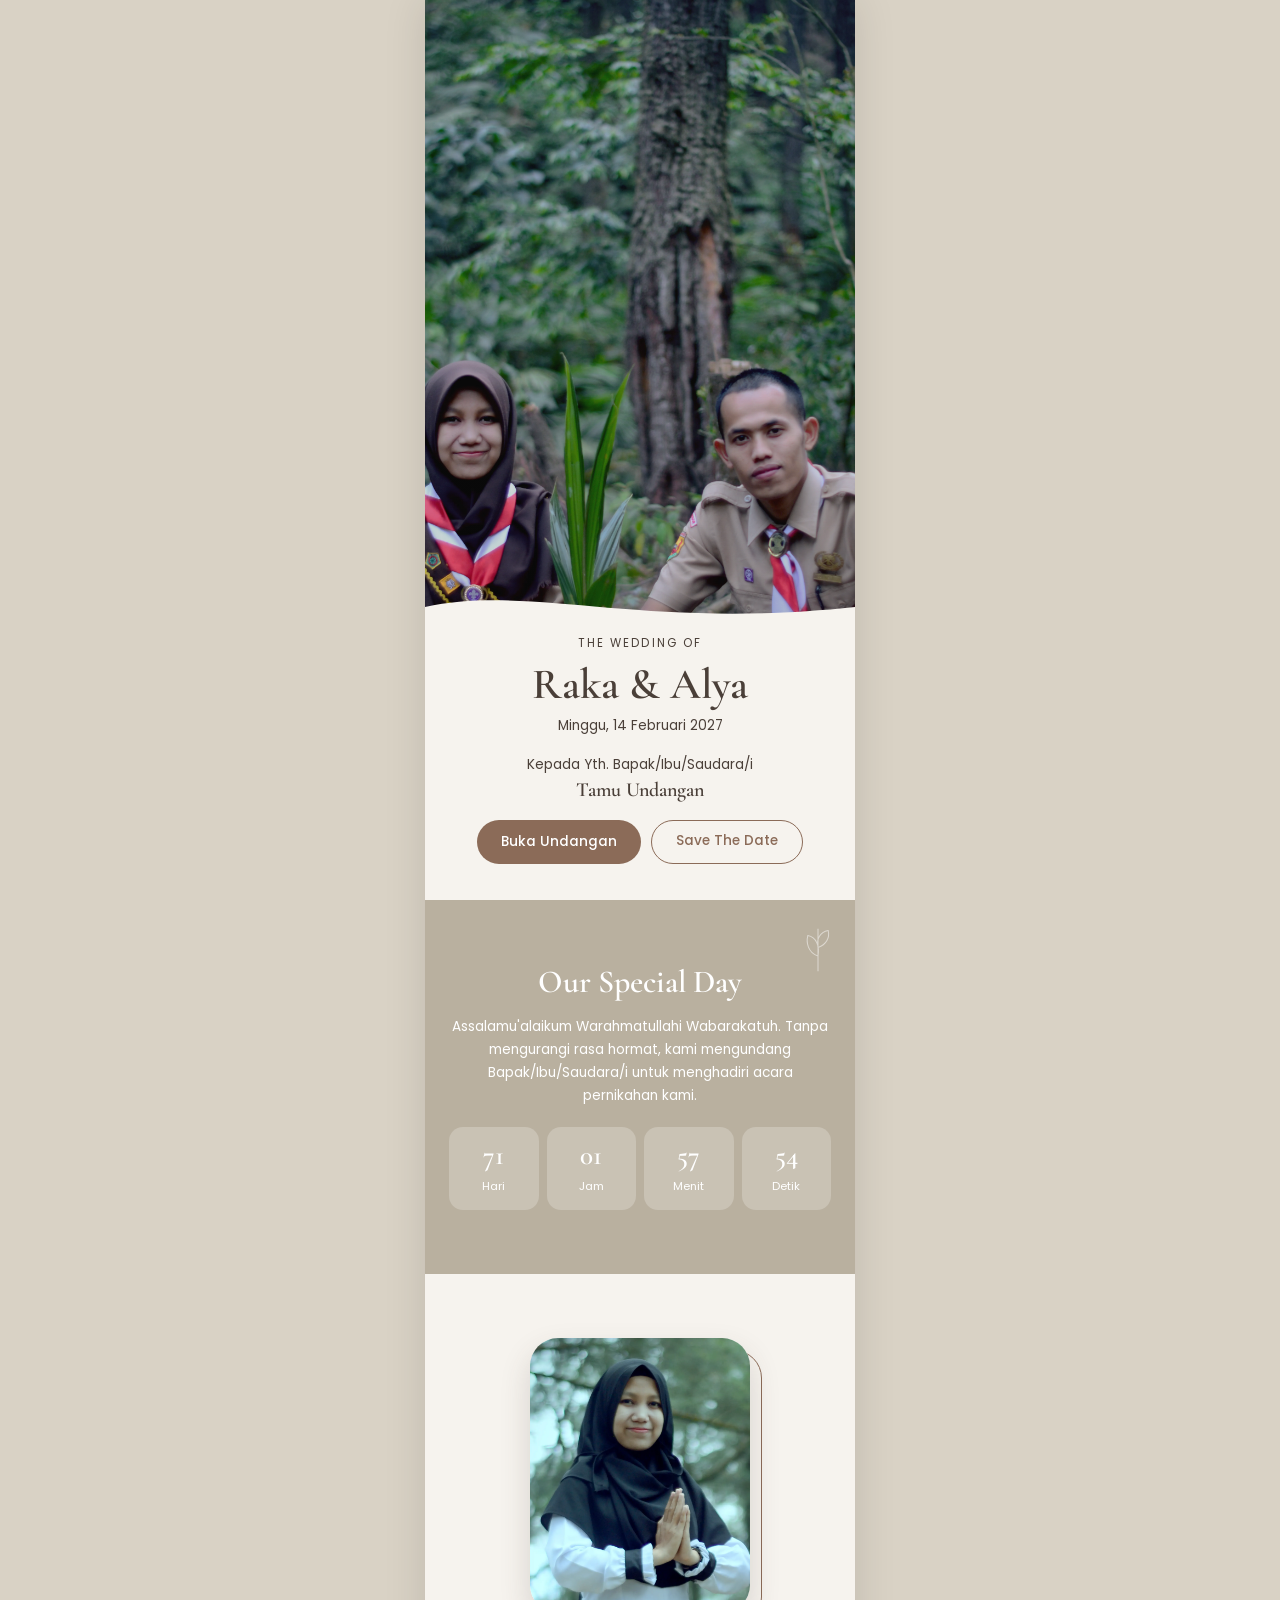
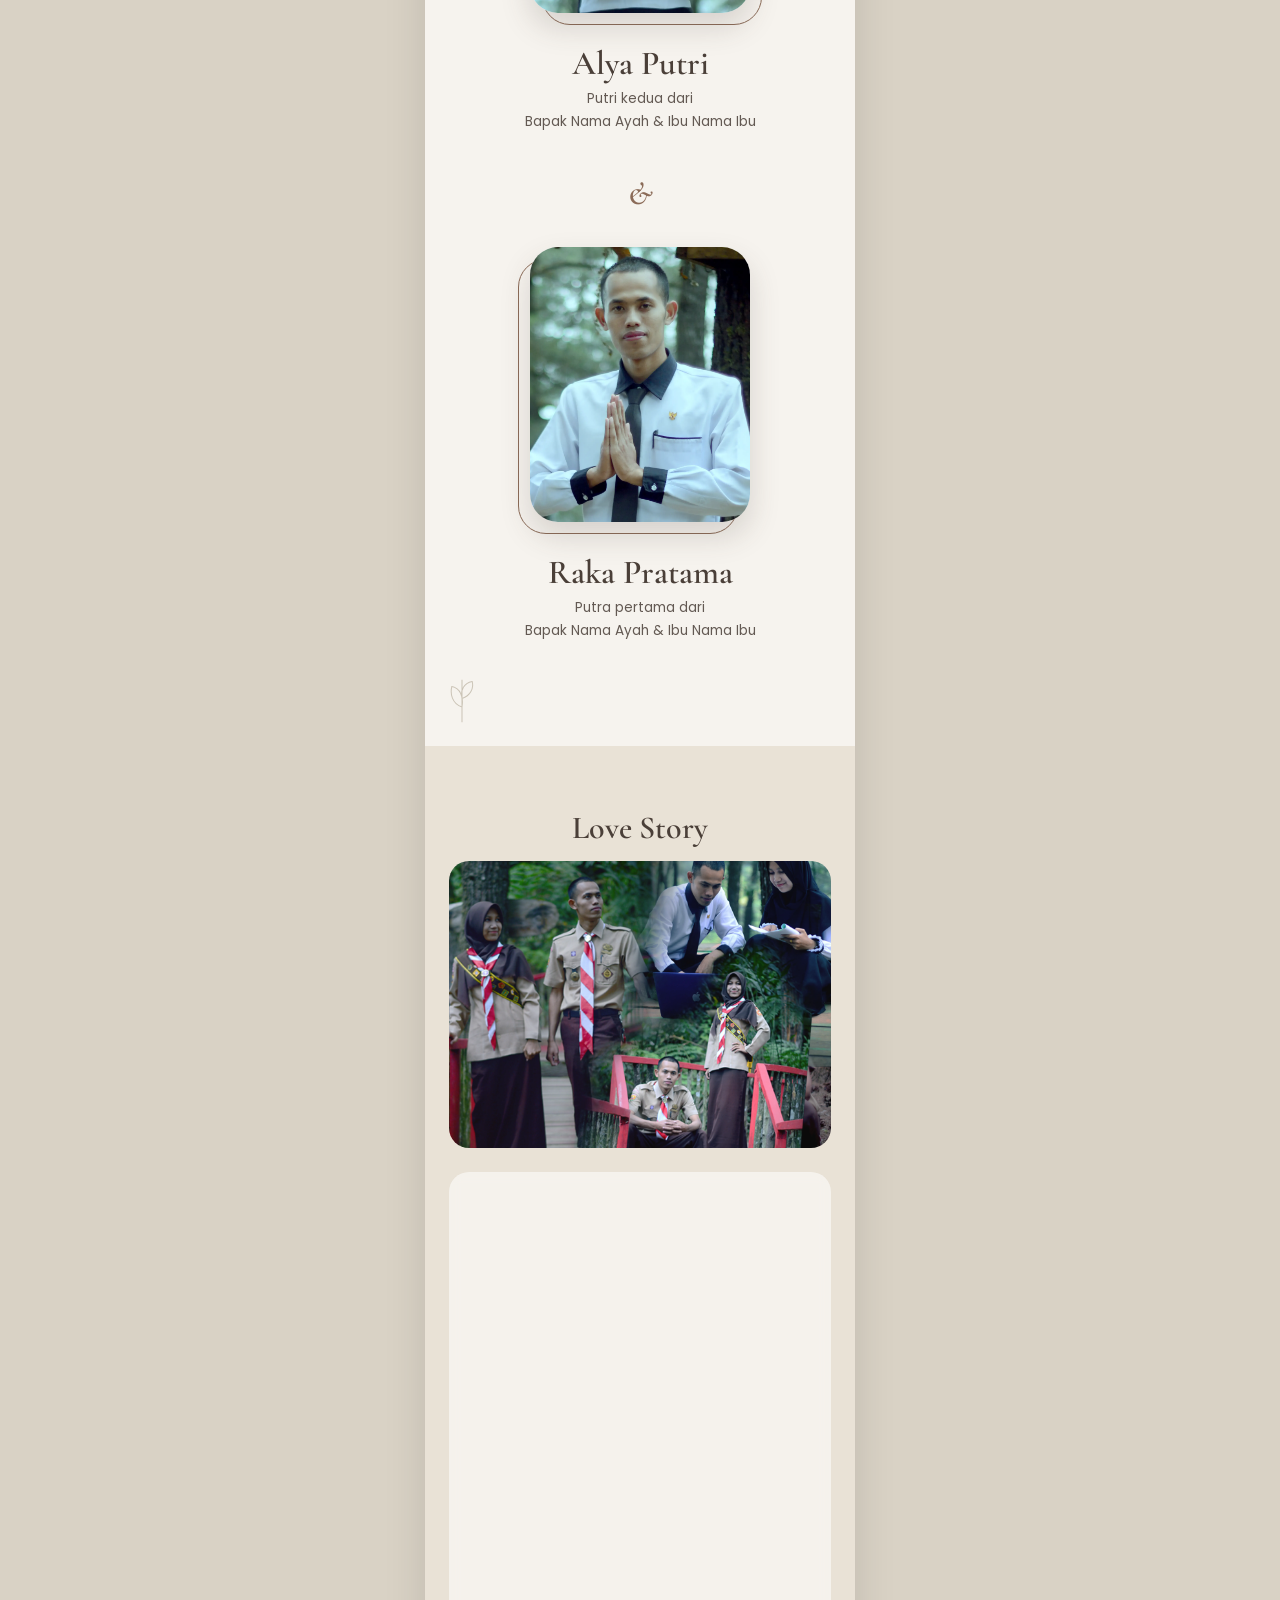
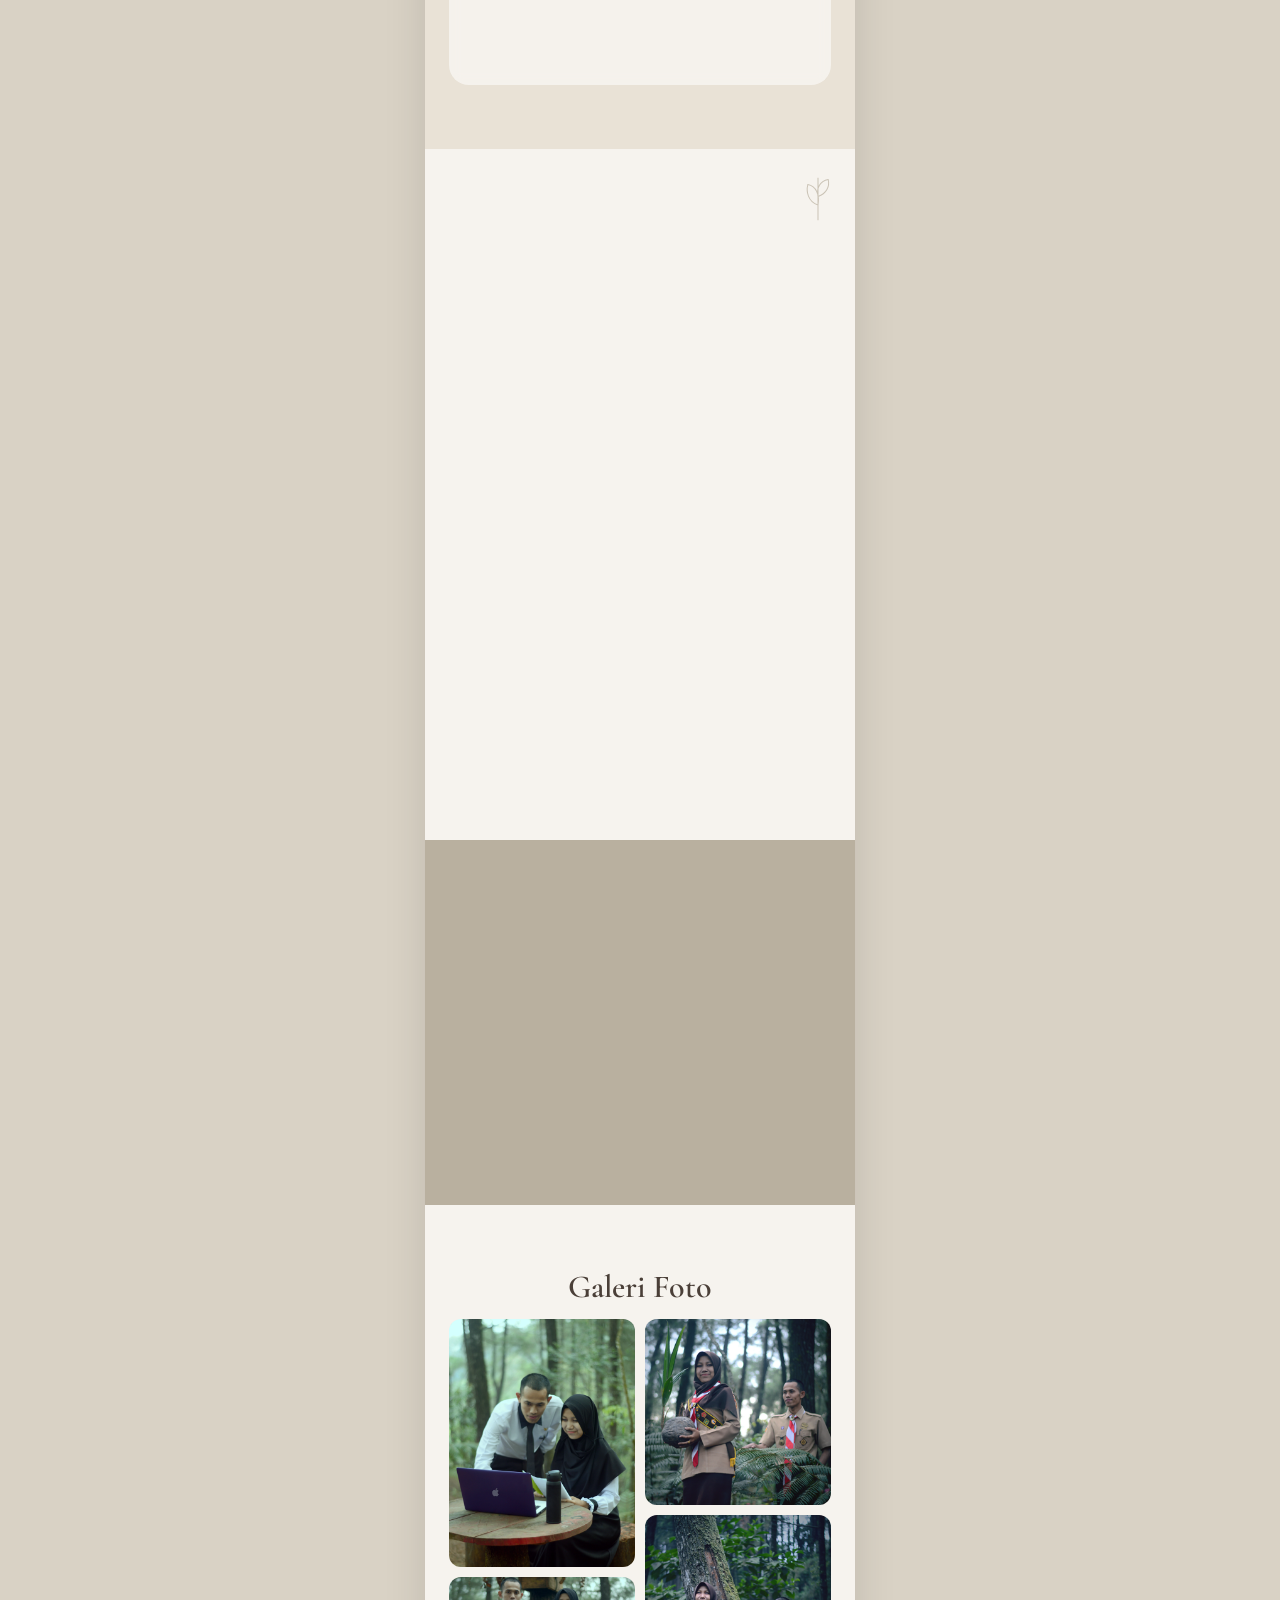
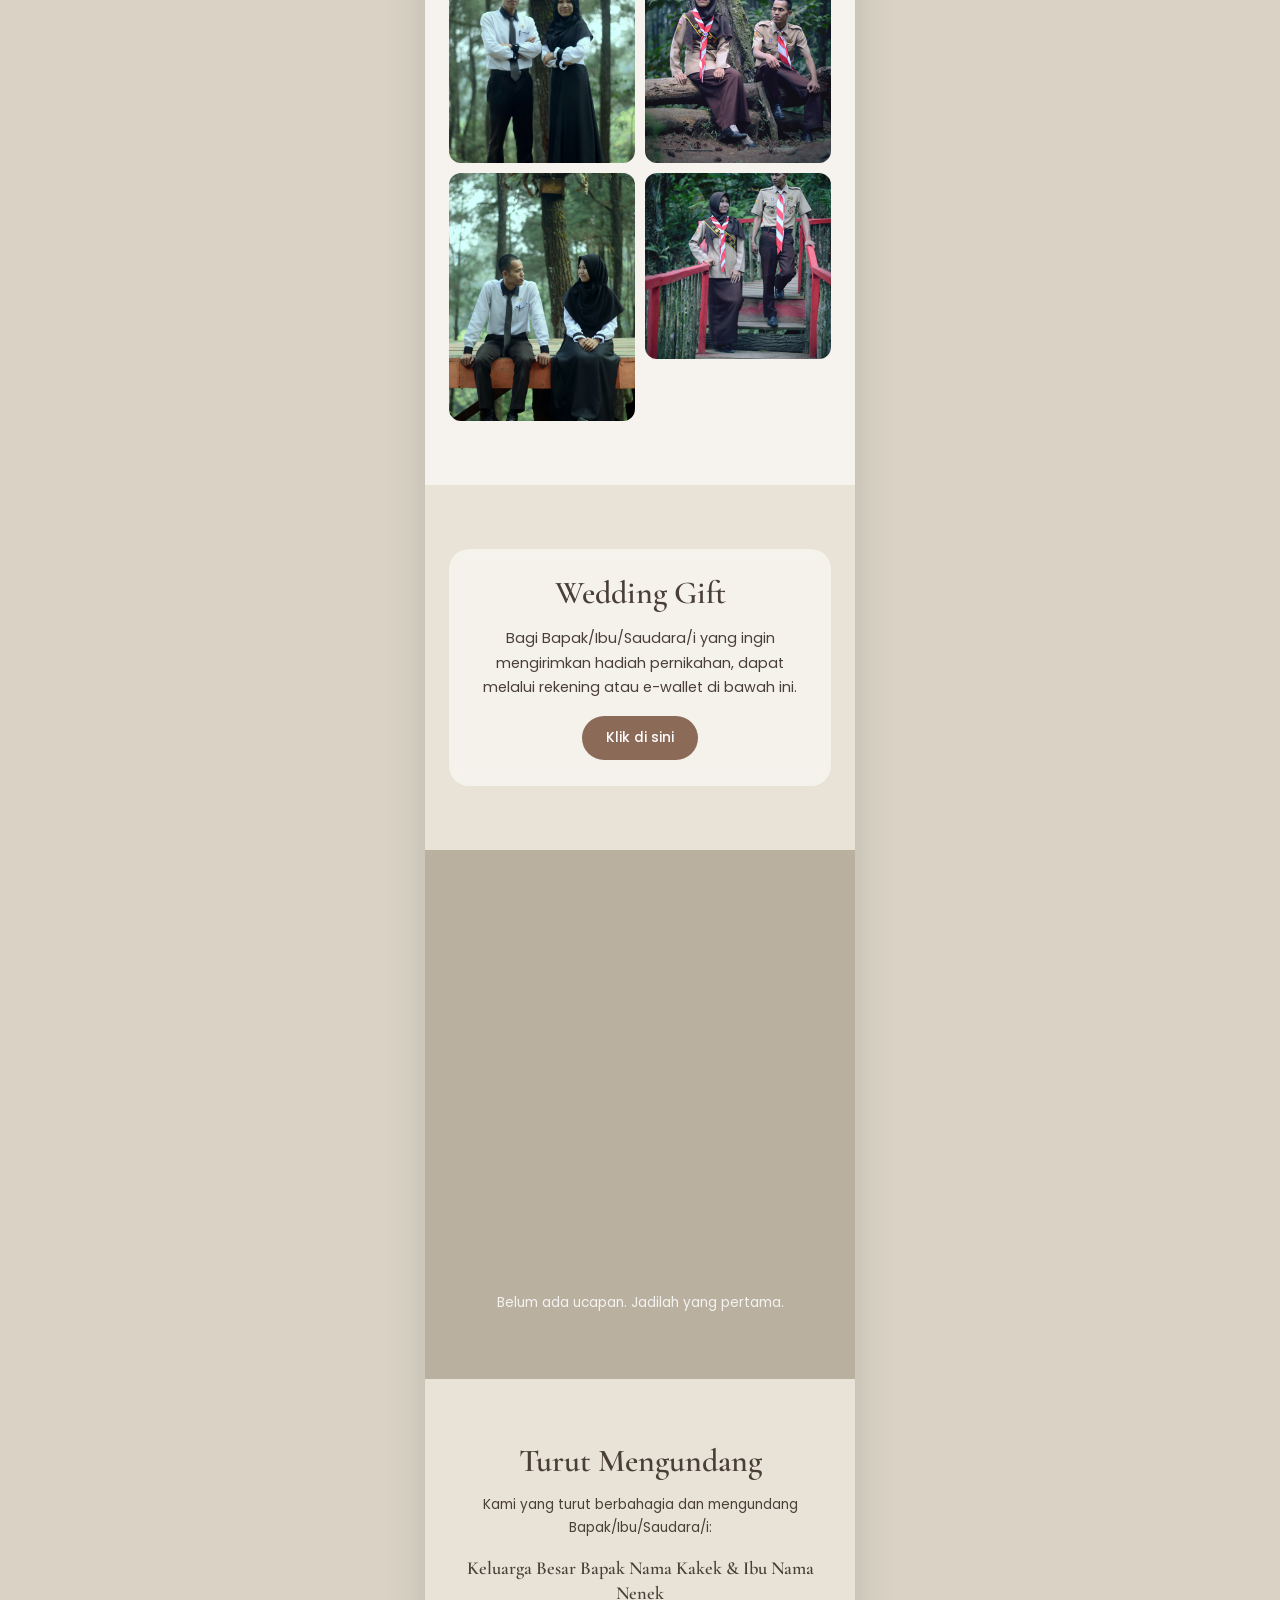
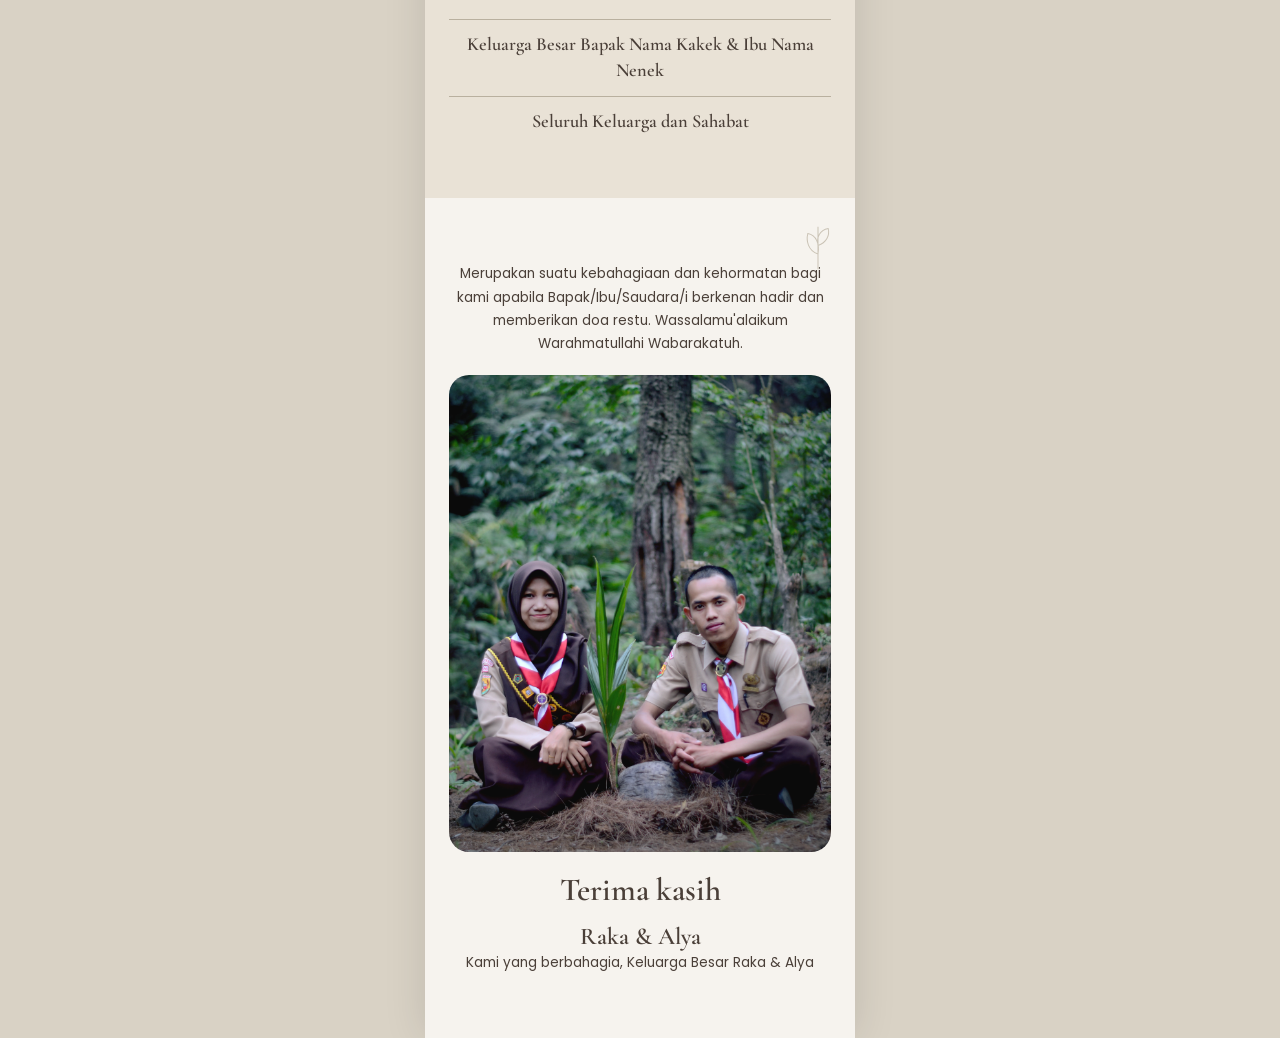
<file: index.html>
<!DOCTYPE html>
<html lang="id">
<head>
<meta charset="utf-8">
<meta name="viewport" content="width=device-width,initial-scale=1,viewport-fit=cover">
<title>Raka &amp; Alya - Undangan Pernikahan</title>
<meta name="description" content="Kami mengundang Anda untuk hadir di hari bahagia kami.">
<!-- GANTI: ganti DOMAIN-ANDA.com dengan alamat website sesudah dipublikasikan (harus URL lengkap) -->
<meta property="og:type" content="website">
<meta property="og:title" content="Raka &amp; Alya - Undangan Pernikahan">
<meta property="og:description" content="Kami mengundang Anda untuk hadir di hari bahagia kami.">
<meta property="og:image" content="https://ddarkan03-ux.github.io/undangan-katalog-darkan/assets/img/og.jpg">
<meta property="og:url" content="https://ddarkan03-ux.github.io/undangan-katalog-darkan/">
<meta name="twitter:card" content="summary">
<link rel="preconnect" href="https://fonts.googleapis.com">
<link rel="preconnect" href="https://fonts.gstatic.com" crossorigin>
<link href="https://fonts.googleapis.com/css2?family=Cormorant+Garamond:wght@400;600&family=Poppins:wght@300;400;500&display=swap" rel="stylesheet">
<link rel="stylesheet" href="assets/css/style.css">
<script>document.documentElement.classList.add('js')</script>
<meta property="og:site_name" content="Raka &amp; Alya - Undangan Pernikahan">
<meta property="og:image:width" content="600">
<meta property="og:image:height" content="600">
</head>
<body class="locked">
<main id="app" class="wrap"></main>
<noscript><p style="padding:24px;text-align:center">Aktifkan JavaScript untuk melihat undangan.</p></noscript>
<script src="assets/js/config.js"></script>
<script src="assets/js/main.js"></script>
</body>
</html>
</file>
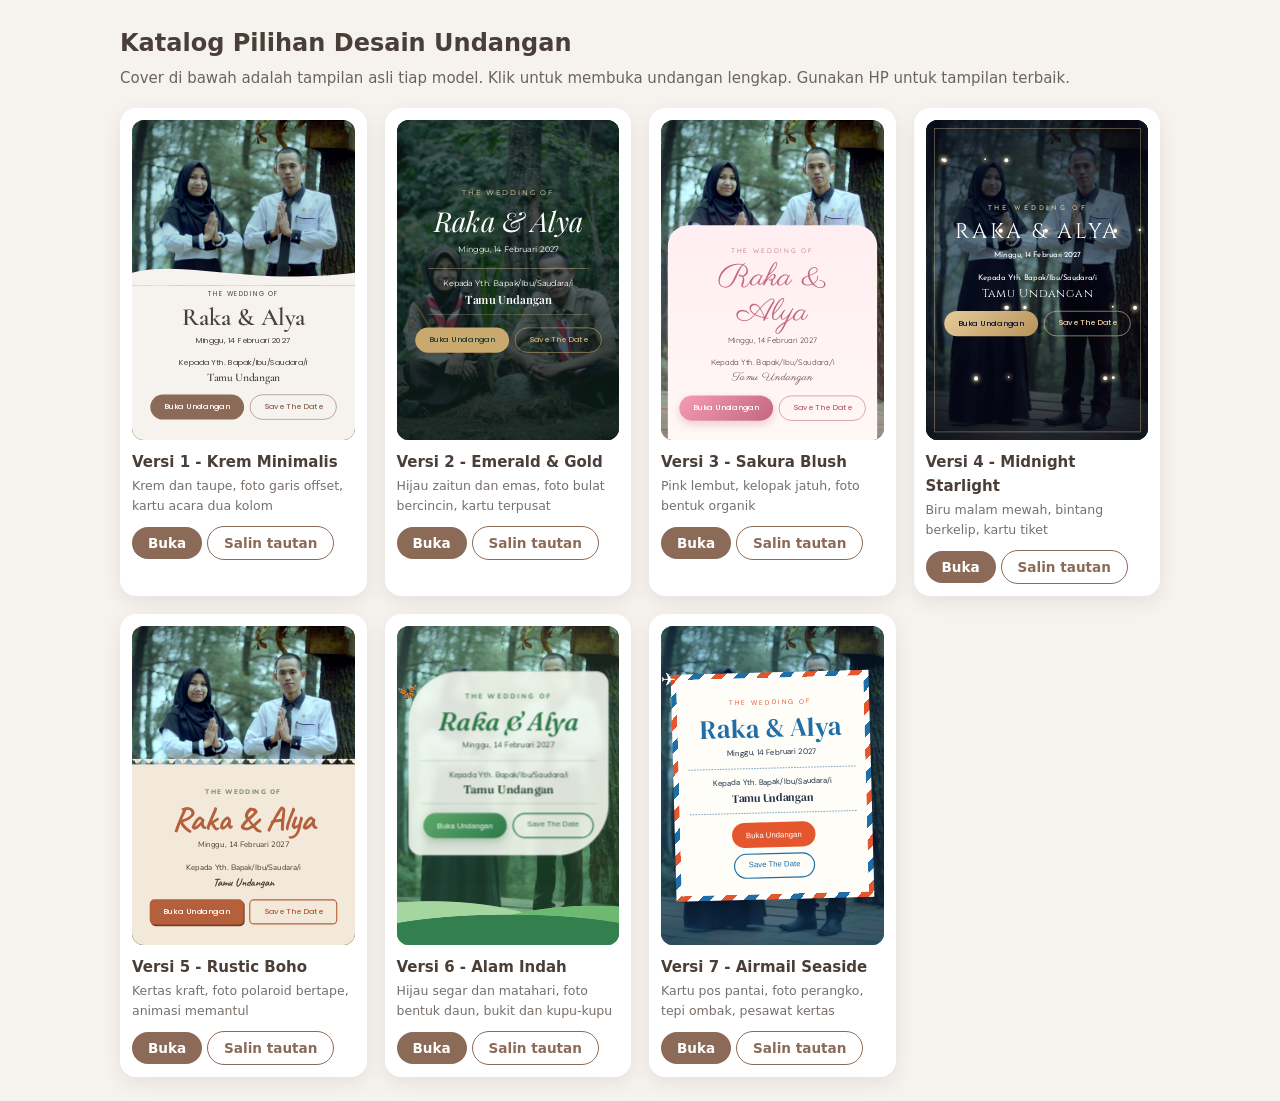
<file: katalog.html>
<!DOCTYPE html>
<html lang="id"><head><meta charset="utf-8">
<meta name="viewport" content="width=device-width,initial-scale=1">
<meta name="robots" content="noindex,nofollow">
<title>Katalog Pilihan Desain Undangan</title>
<style>
*{box-sizing:border-box}
body{margin:0;font:15px/1.6 system-ui,sans-serif;background:#F6F3EE;color:#4A3F38;padding:24px}
.top{max-width:1040px;margin:0 auto 18px}
h1{font-size:1.5rem;margin:0 0 4px}.top p{margin:0;opacity:.8}
.g{display:grid;grid-template-columns:repeat(auto-fill,minmax(230px,1fr));gap:18px;max-width:1040px;margin:0 auto}
.c{background:#fff;border-radius:16px;padding:12px;box-shadow:0 6px 18px rgba(74,63,56,.1)}
.pv{position:relative;width:100%;aspect-ratio:390/560;overflow:hidden;border-radius:12px;background:#ddd}
.pv iframe,.pv img.cv{position:absolute;left:0;top:0;border:0;pointer-events:none;transform-origin:0 0}
.pv img.cv{width:100%;height:100%;object-fit:cover}
.pv iframe{width:390px;height:560px}
.pv a.ov{position:absolute;inset:0;z-index:2}
.c b{display:block;margin-top:10px}.c small{display:block;opacity:.75;margin:2px 0 10px;min-height:2.9em}
.b{display:inline-block;padding:8px 16px;border:0;border-radius:999px;background:#8B6B58;color:#fff;font:600 .85rem system-ui,sans-serif;text-decoration:none;cursor:pointer}
.b.o{background:transparent;color:#8B6B58;border:1px solid #8B6B58}
.kosong{max-width:1040px;margin:30px auto;text-align:center}
</style></head><body>
<div class="top"><h1>Katalog Pilihan Desain Undangan</h1>
<p>Cover di bawah adalah tampilan asli tiap model. Klik untuk membuka undangan lengkap. Gunakan HP untuk tampilan terbaik.</p></div>
<div class="g" id="g"></div>
<p class="kosong" id="kosong" hidden>Belum ada model. Tambahkan di assets/js/katalog-data.js</p>
<script src="assets/js/katalog-data.js"></script>
<script>
(function () {
  var K = window.KATALOG || [], g = document.getElementById('g');
  if (!K.length) document.getElementById('kosong').hidden = false;
  function el(t, c, x) { var n = document.createElement(t); if (c) n.className = c; if (x) n.textContent = x; return n; }
  K.forEach(function (k) {
    var card = el('div', 'c'), pv = el('div', 'pv'); pv.style.background = k.warna || '#ddd';
    if (k.cover) { var im = el('img', 'cv'); im.src = k.cover; im.alt = k.nama; im.loading = 'lazy'; pv.appendChild(im); }
    else { var f = el('iframe'); f.src = k.file; f.loading = 'lazy'; f.tabIndex = -1; f.title = 'Cover ' + k.nama; pv.appendChild(f); }
    var ov = el('a', 'ov'); ov.href = k.file; ov.setAttribute('aria-label', 'Buka ' + k.nama); pv.appendChild(ov);
    card.appendChild(pv); card.appendChild(el('b', '', k.nama)); card.appendChild(el('small', '', k.deskripsi || ''));
    var a = el('a', 'b', 'Buka'); a.href = k.file; card.appendChild(a); card.appendChild(document.createTextNode(' '));
    var s = el('button', 'b o', 'Salin tautan'); s.type = 'button';
    s.onclick = function () {
      var u = new URL(k.file === 'index.html' ? './' : k.file, location.href).href;
      (navigator.clipboard ? navigator.clipboard.writeText(u) : Promise.reject()).then(function () { s.textContent = 'Tersalin'; setTimeout(function () { s.textContent = 'Salin tautan'; }, 1500); }, function () { prompt('Salin tautan:', u); });
    };
    card.appendChild(s); g.appendChild(card);
  });
  function skala() {
    [].forEach.call(document.querySelectorAll('.pv iframe'), function (f) {
      var w = f.parentNode.clientWidth; f.style.transform = 'scale(' + (w / 390) + ')';
    });
  }
  window.addEventListener('resize', skala); skala(); setTimeout(skala, 300);
})();
</script></body></html>
</file>
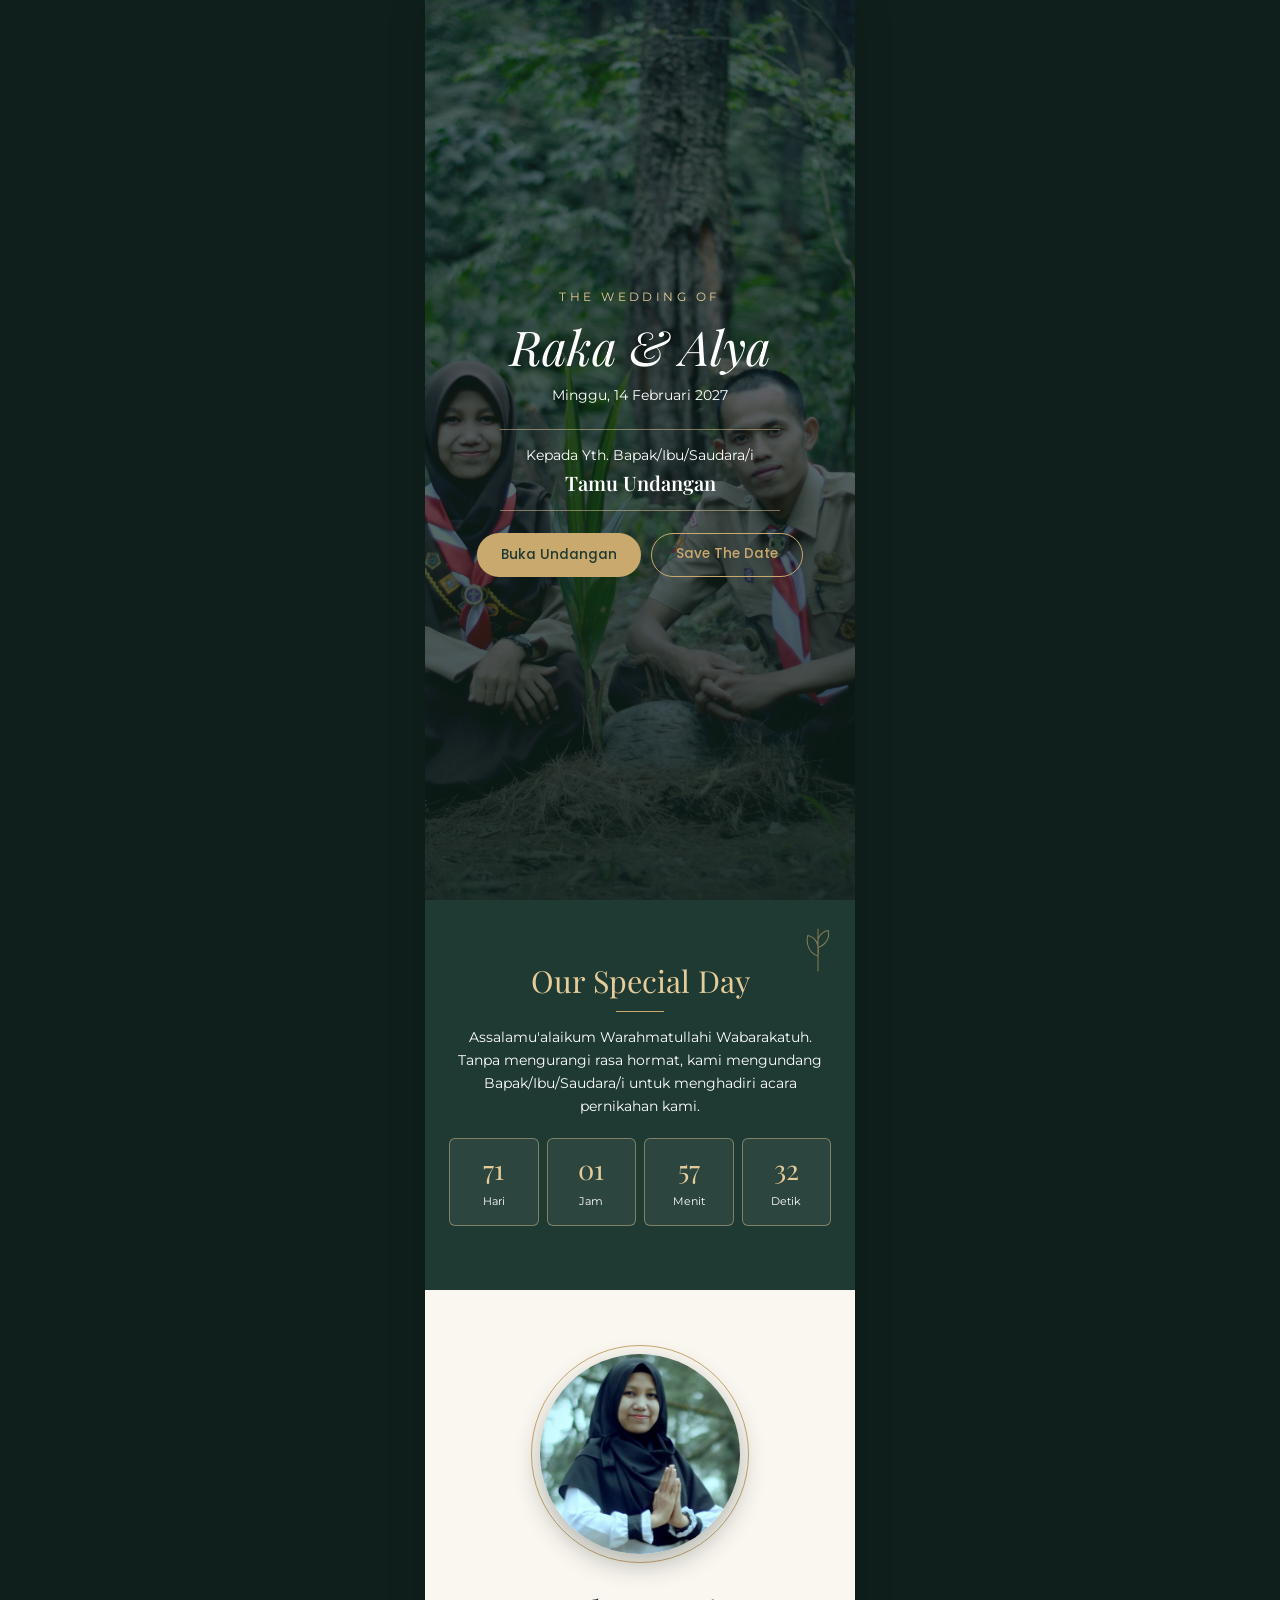
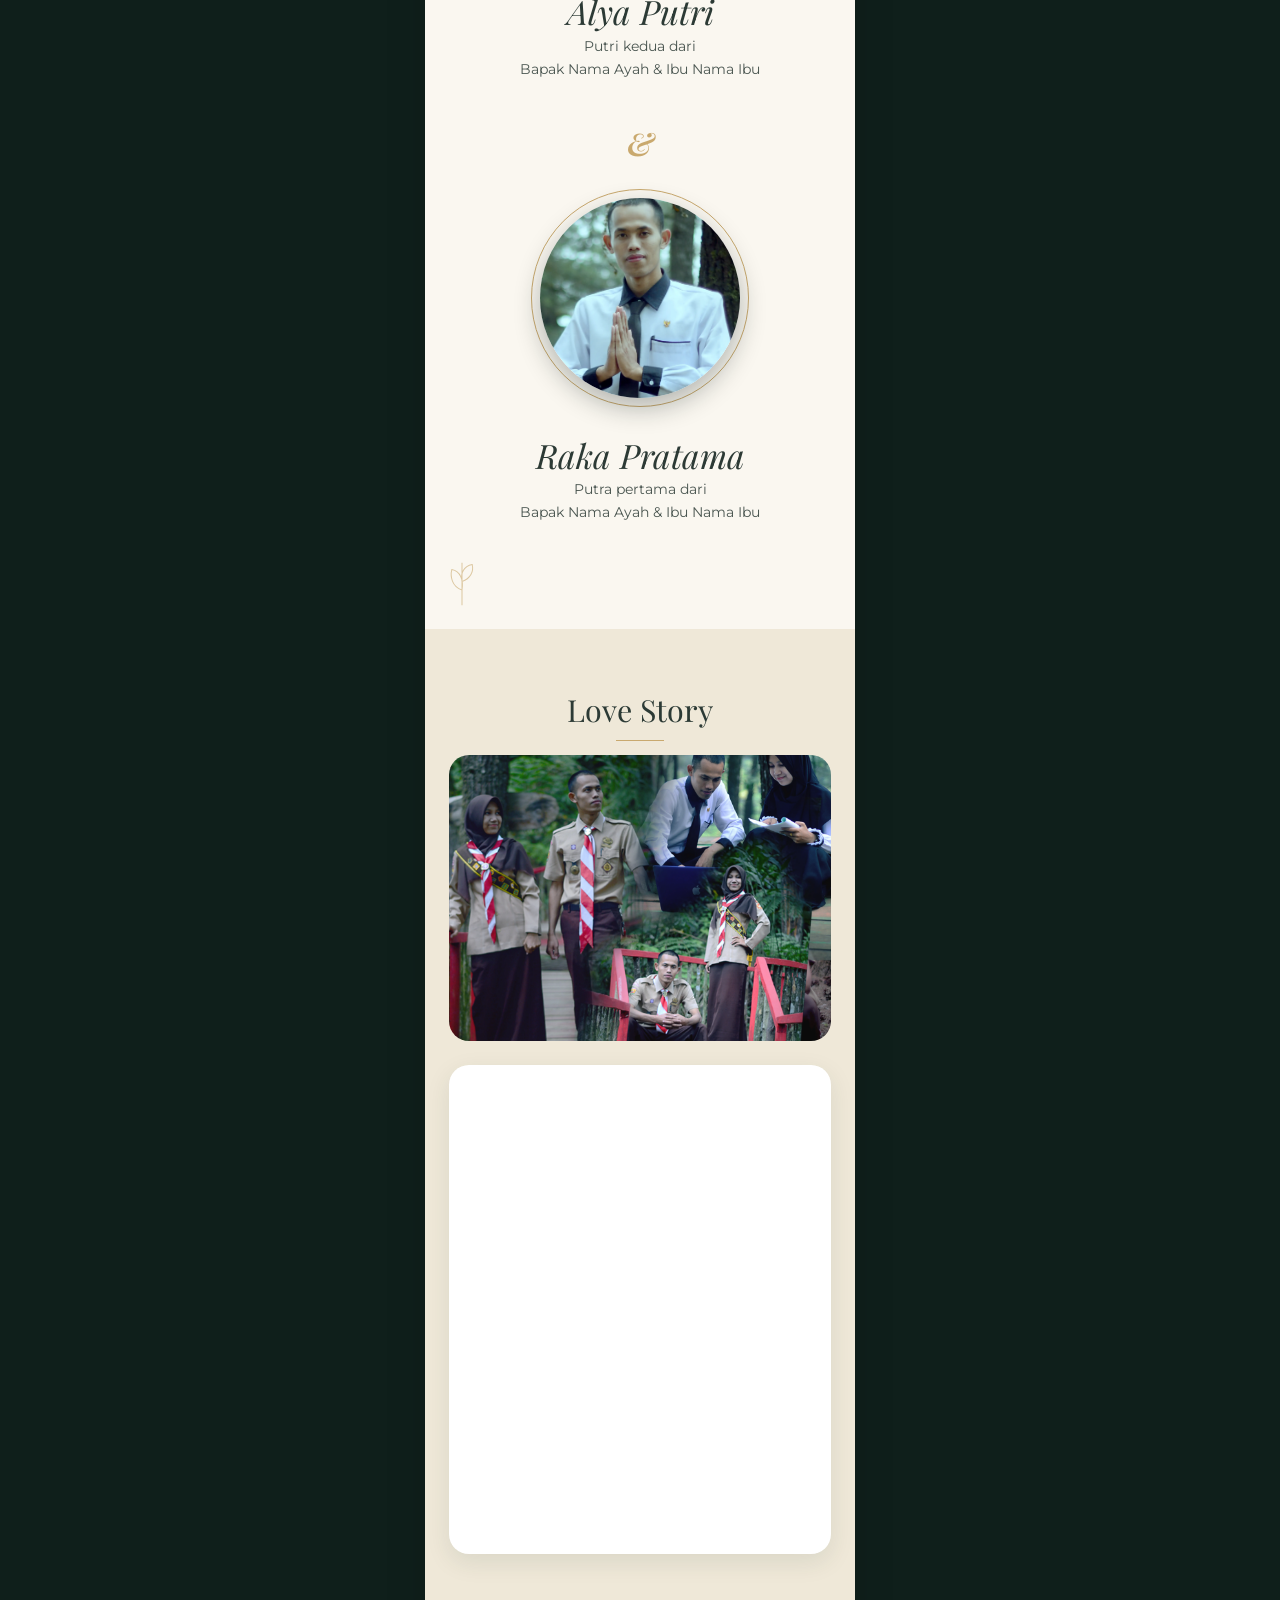
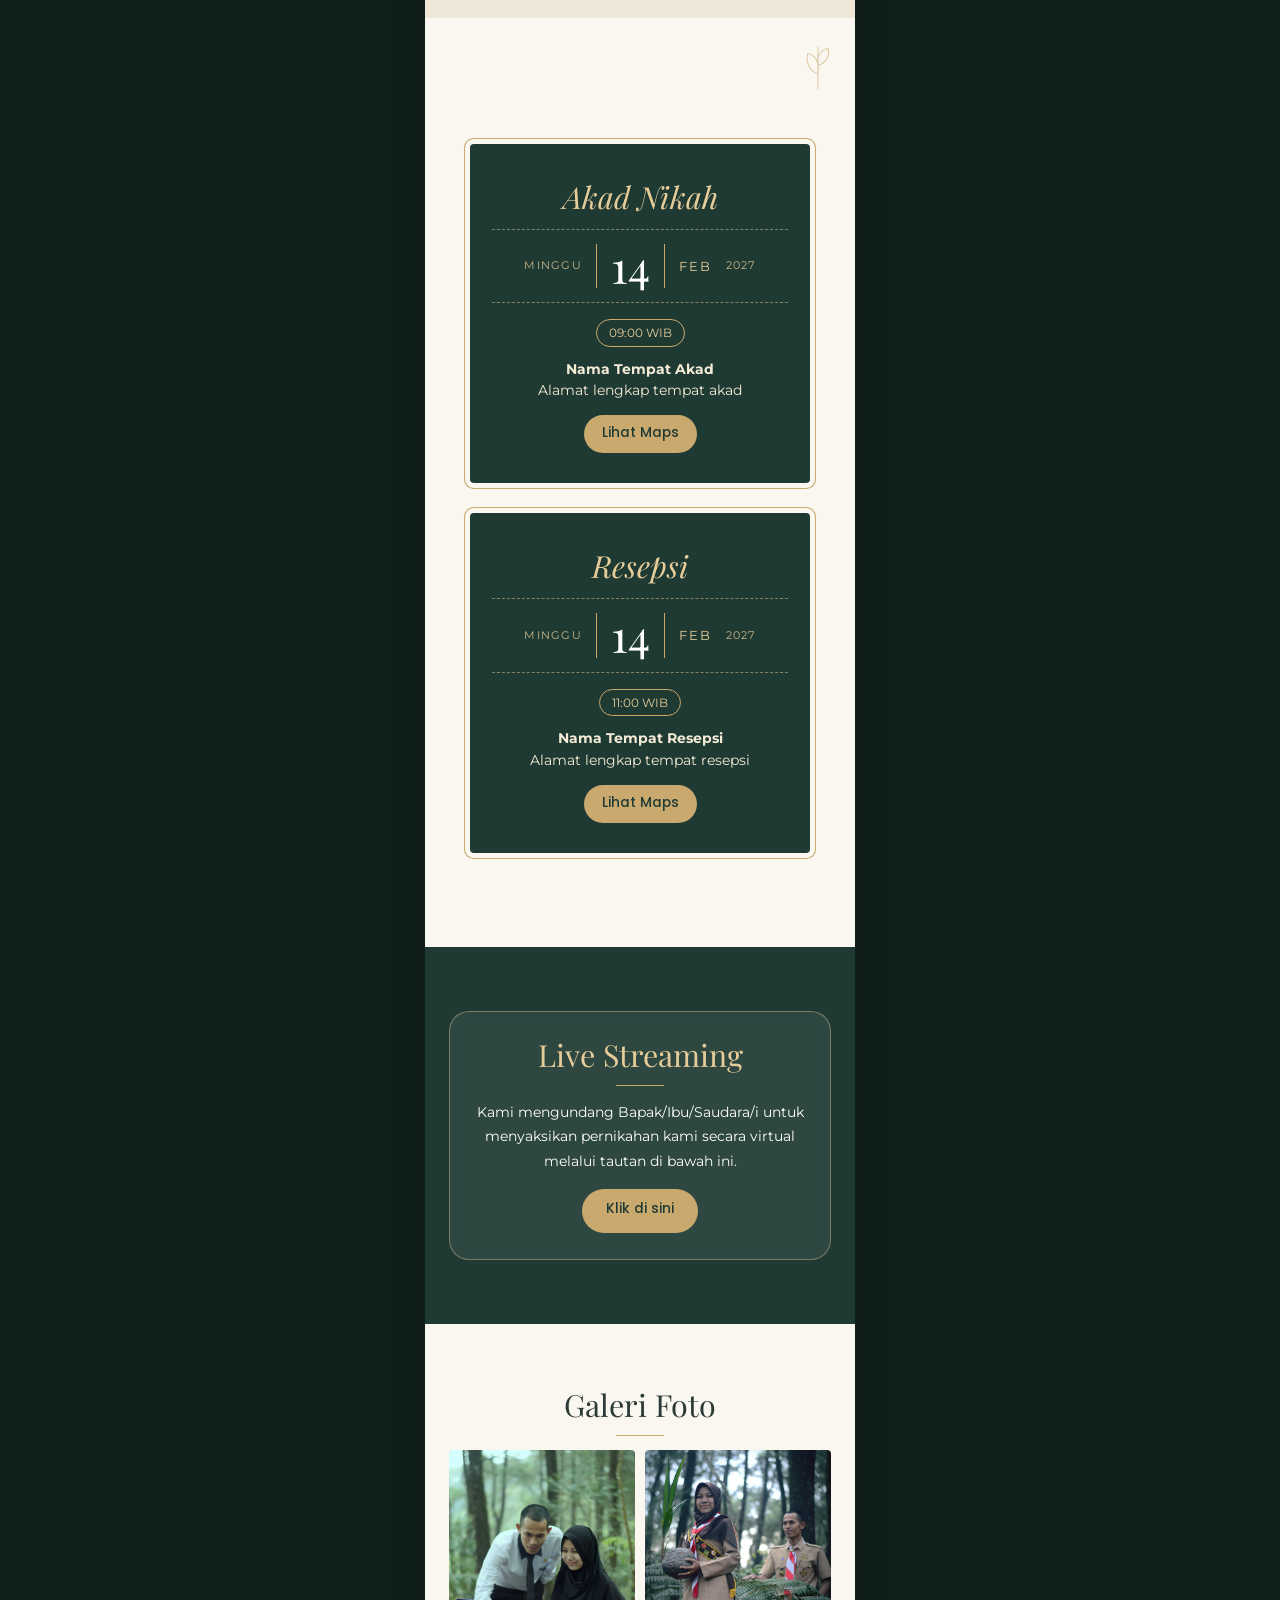
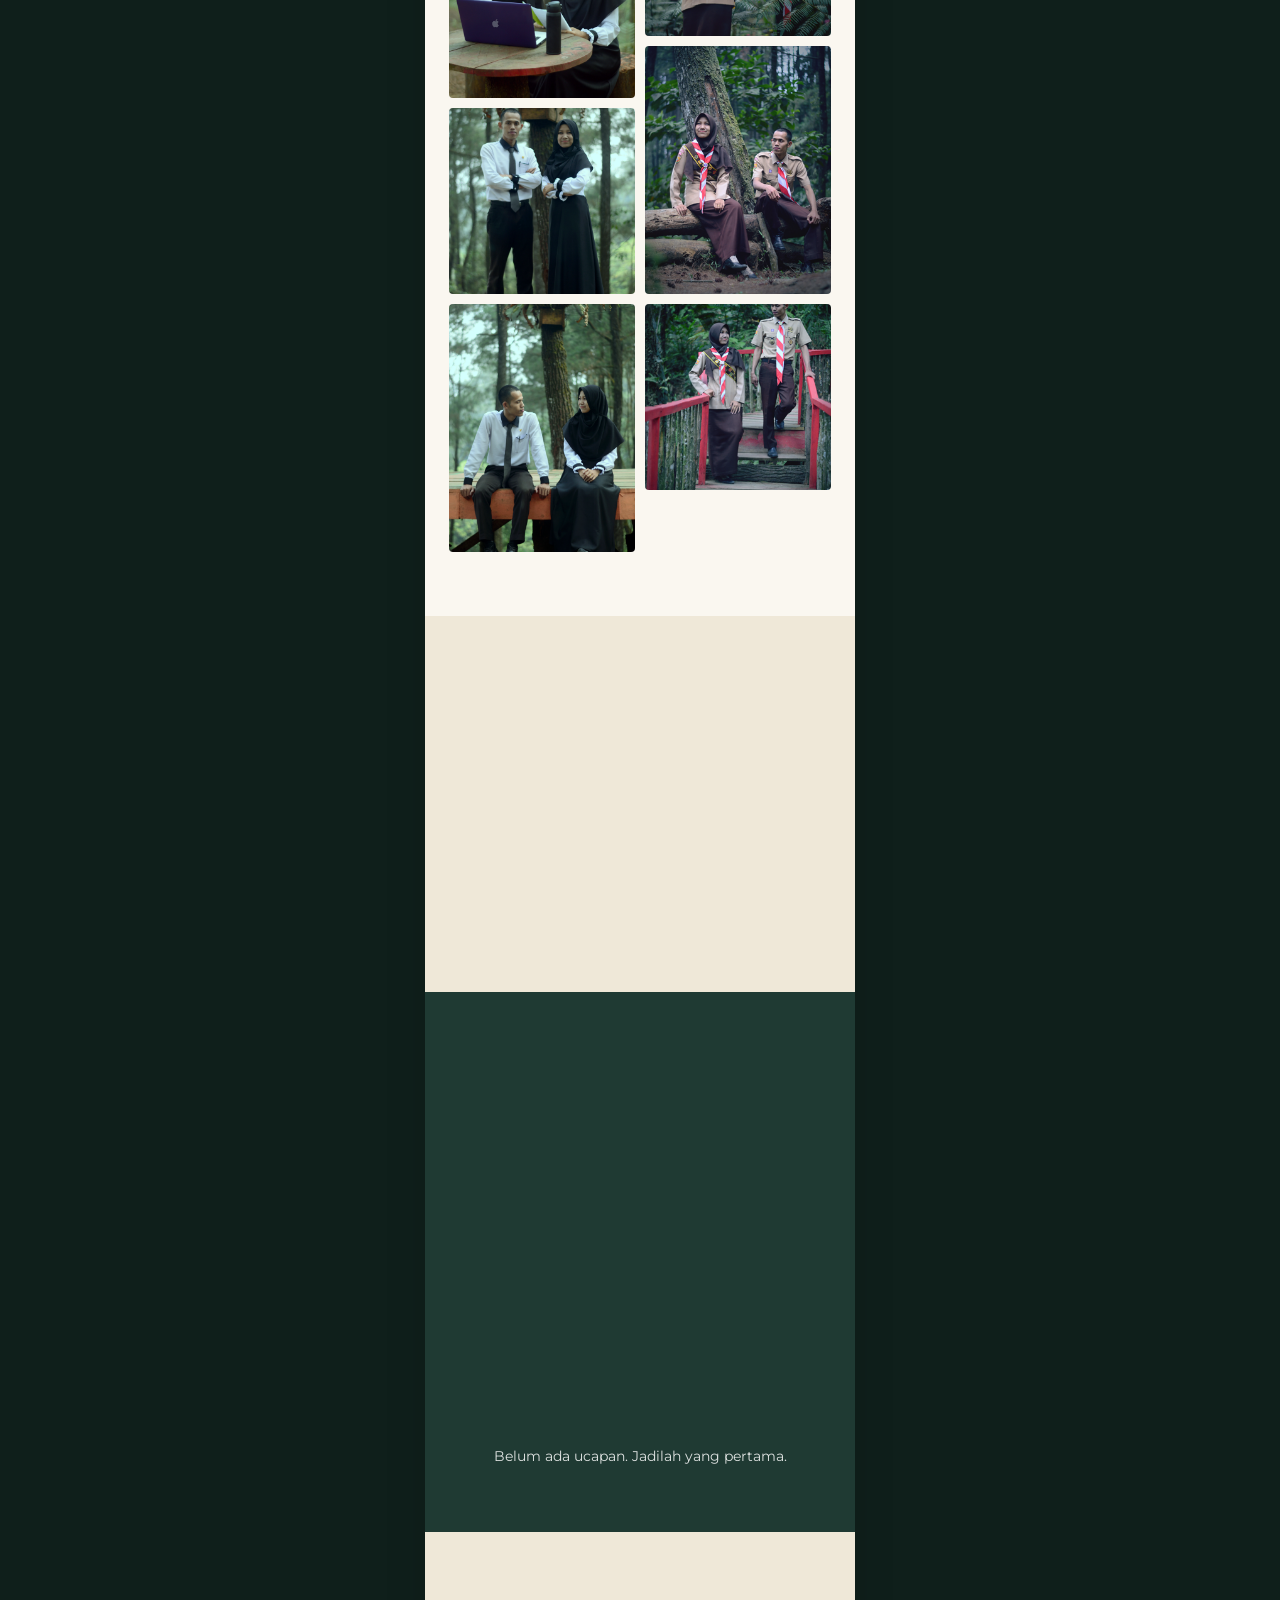
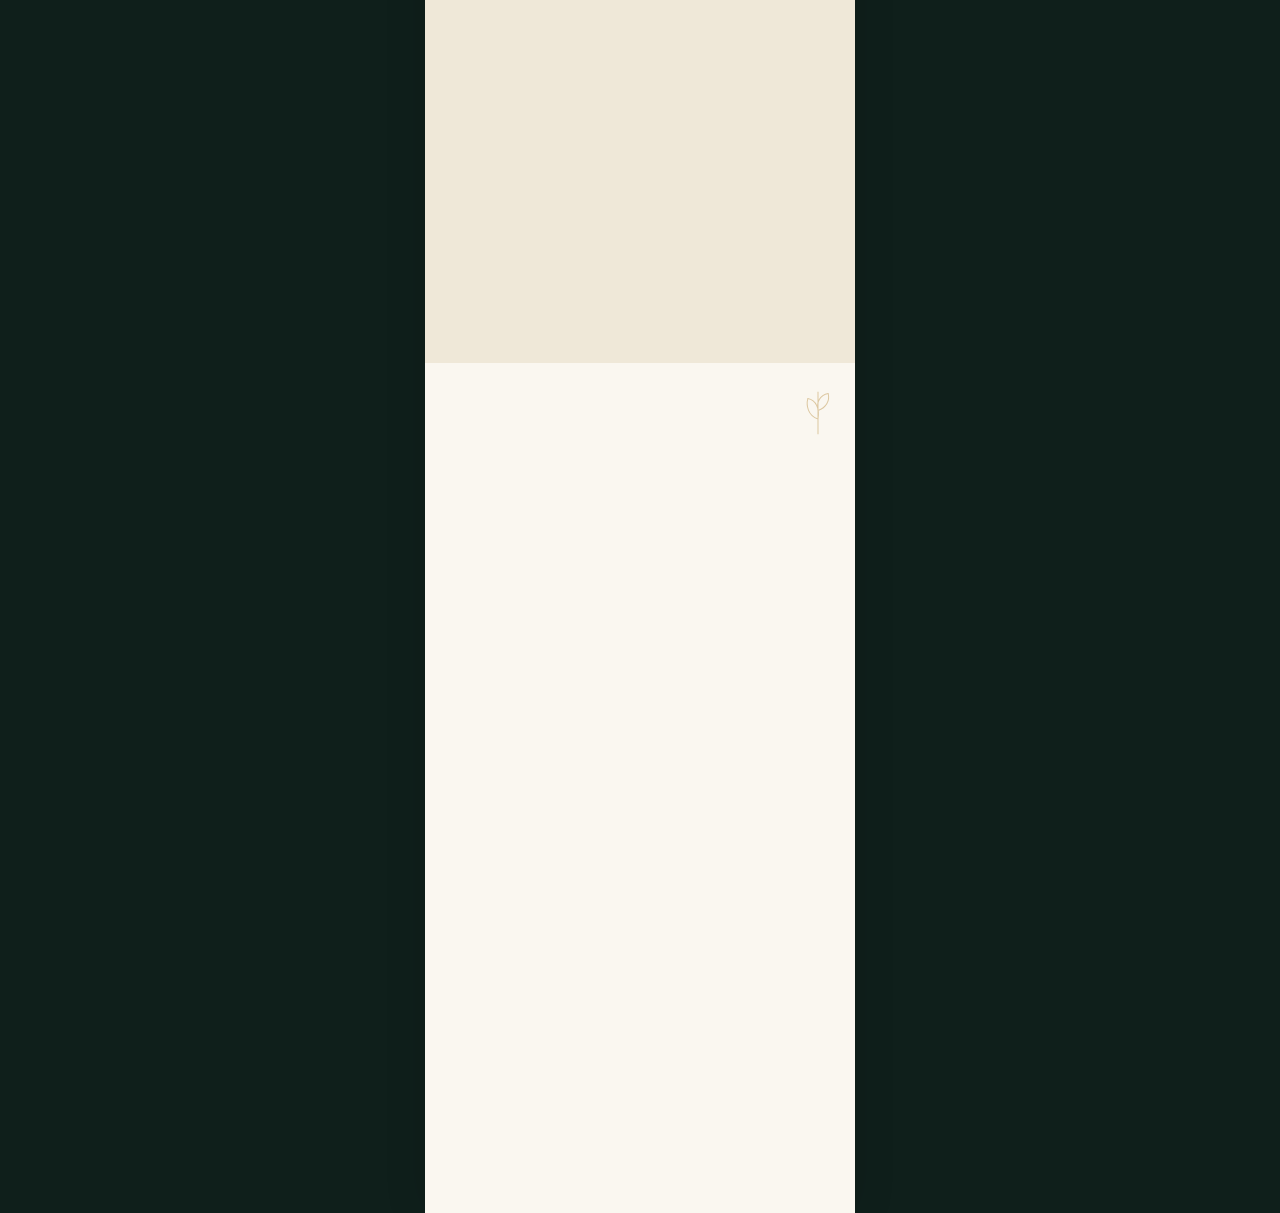
<file: versi-2.html>
<!DOCTYPE html>
<html lang="id">
<head>
<meta charset="utf-8">
<meta name="viewport" content="width=device-width,initial-scale=1,viewport-fit=cover">
<title>Raka &amp; Alya - Undangan Pernikahan</title>
<meta name="description" content="Kami mengundang Anda untuk hadir di hari bahagia kami.">
<!-- GANTI: ganti DOMAIN-ANDA.com dengan alamat website sesudah dipublikasikan (harus URL lengkap) -->
<meta property="og:type" content="website">
<meta property="og:title" content="Raka &amp; Alya - Undangan Pernikahan">
<meta property="og:description" content="Kami mengundang Anda untuk hadir di hari bahagia kami.">
<meta property="og:image" content="https://ddarkan03-ux.github.io/undangan-katalog-darkan/assets/img/og.jpg">
<meta property="og:url" content="https://ddarkan03-ux.github.io/undangan-katalog-darkan/versi-2.html">
<meta name="twitter:card" content="summary">
<link rel="preconnect" href="https://fonts.googleapis.com">
<link rel="preconnect" href="https://fonts.gstatic.com" crossorigin>
<link href="https://fonts.googleapis.com/css2?family=Cormorant+Garamond:wght@400;600&family=Playfair+Display:ital,wght@0,400;0,600;1,400&family=Montserrat:wght@300;400;500&family=Poppins:wght@300;400;500&display=swap" rel="stylesheet">
<link rel="stylesheet" href="assets/css/style.css">
<link rel="stylesheet" href="assets/css/v2.css">
<script>document.documentElement.classList.add('js')</script>
<meta property="og:site_name" content="Raka &amp; Alya - Undangan Pernikahan">
<meta property="og:image:width" content="600">
<meta property="og:image:height" content="600">
</head>
<body class="v2 locked">
<main id="app" class="wrap"></main>
<noscript><p style="padding:24px;text-align:center">Aktifkan JavaScript untuk melihat undangan.</p></noscript>
<script src="assets/js/config.js"></script>
<script src="assets/js/main.js"></script>
</body>
</html>
</file>
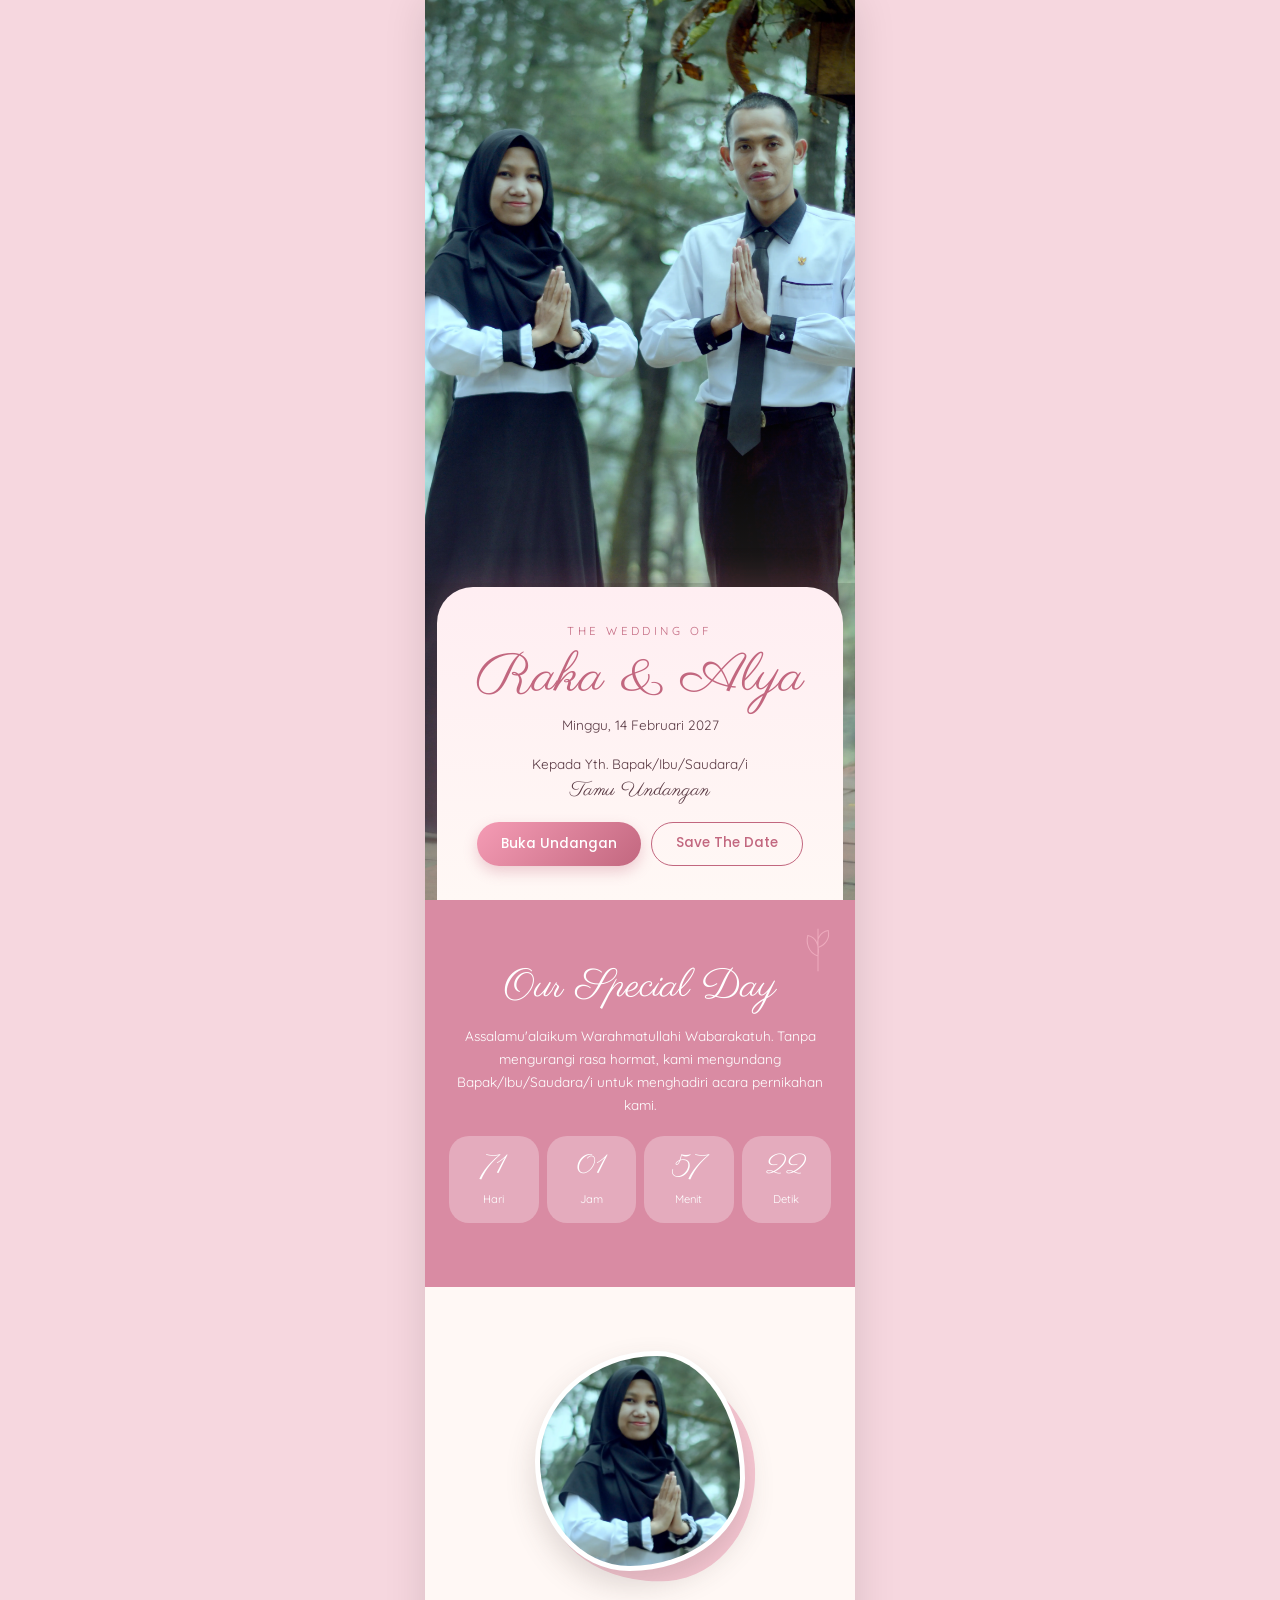
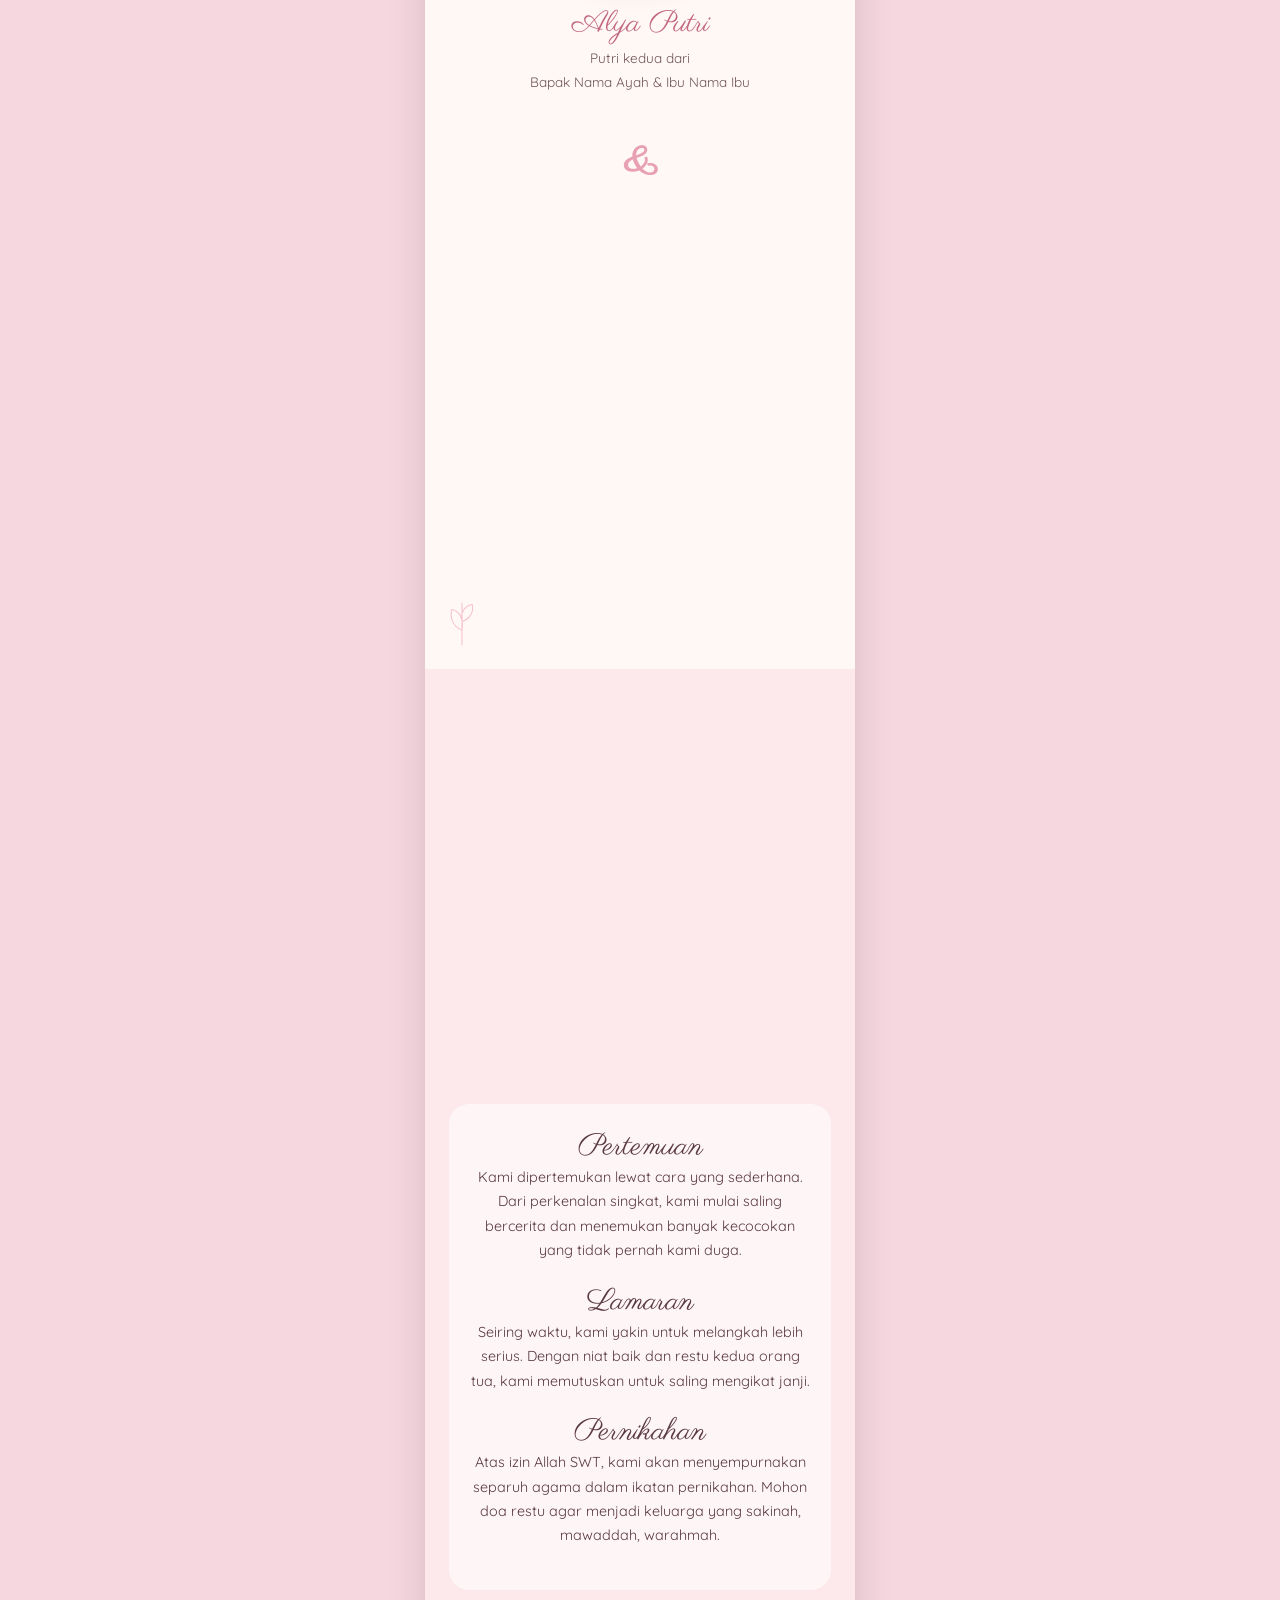
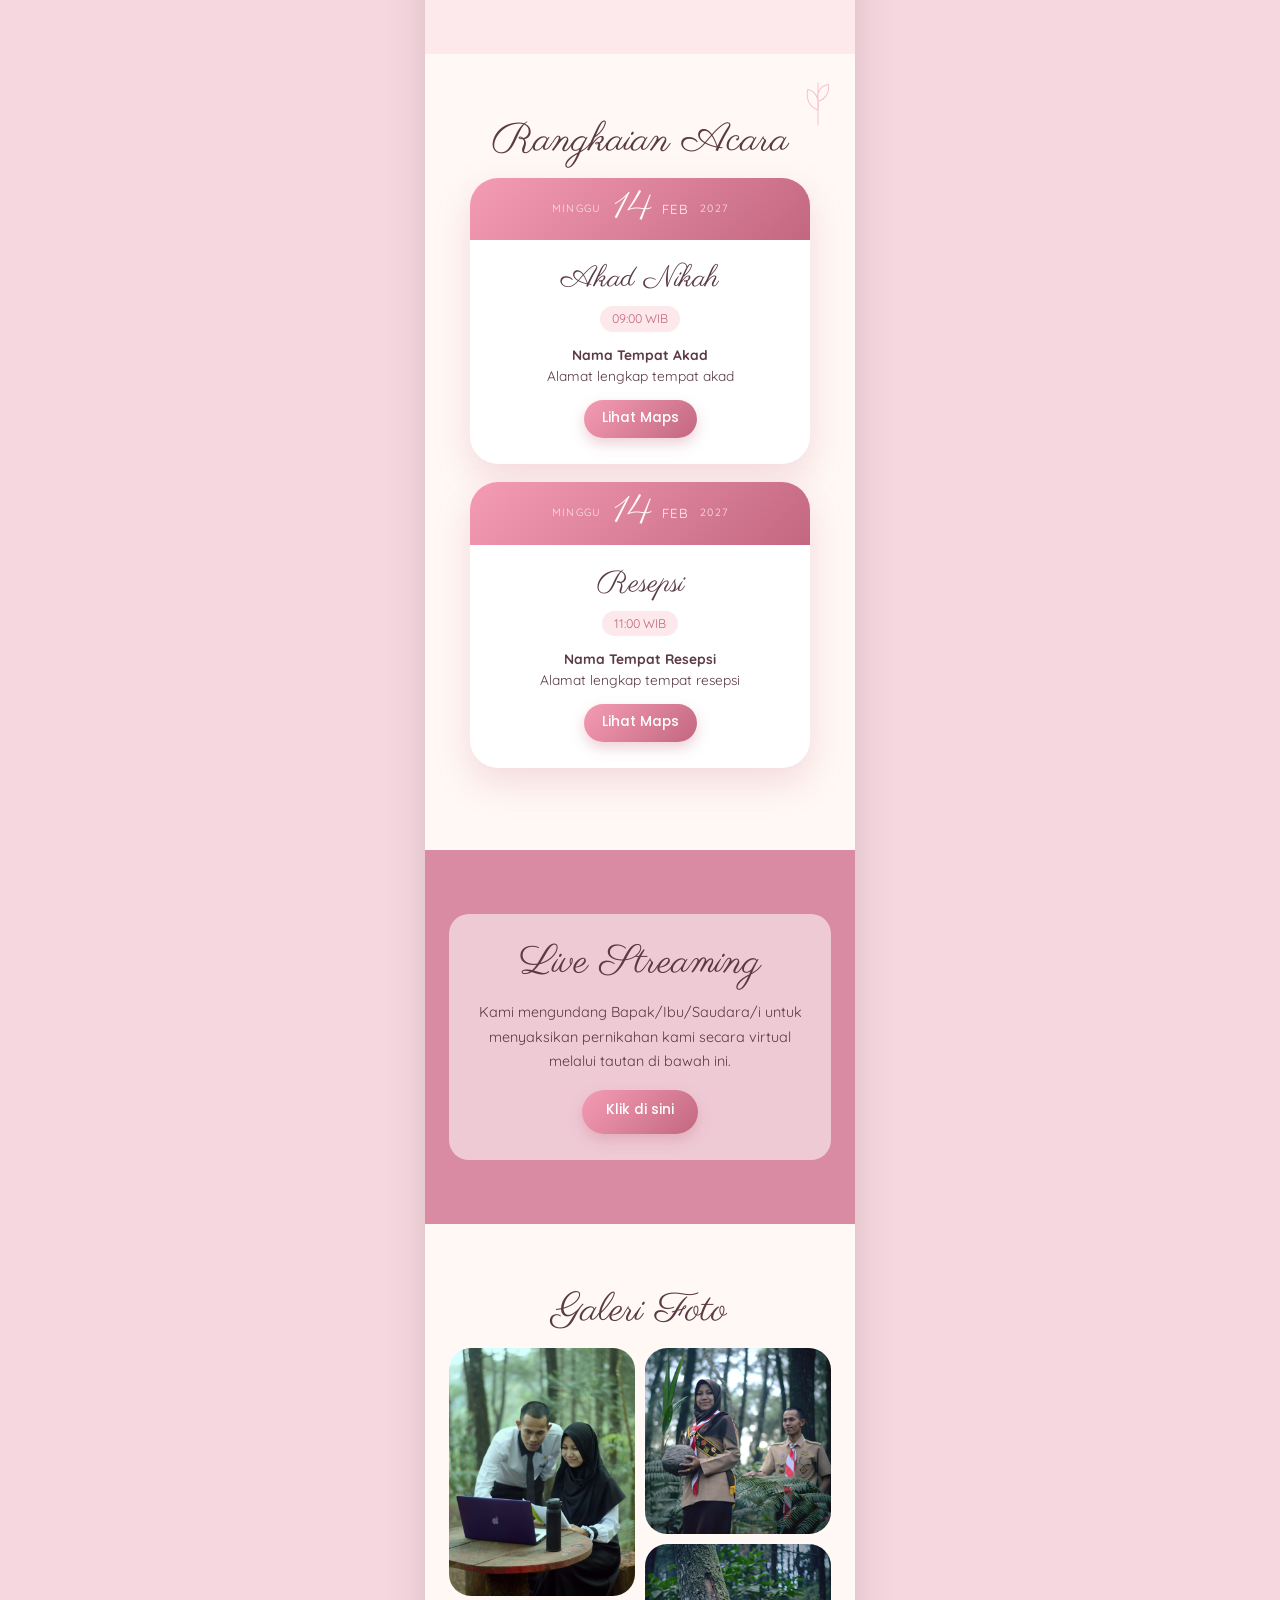
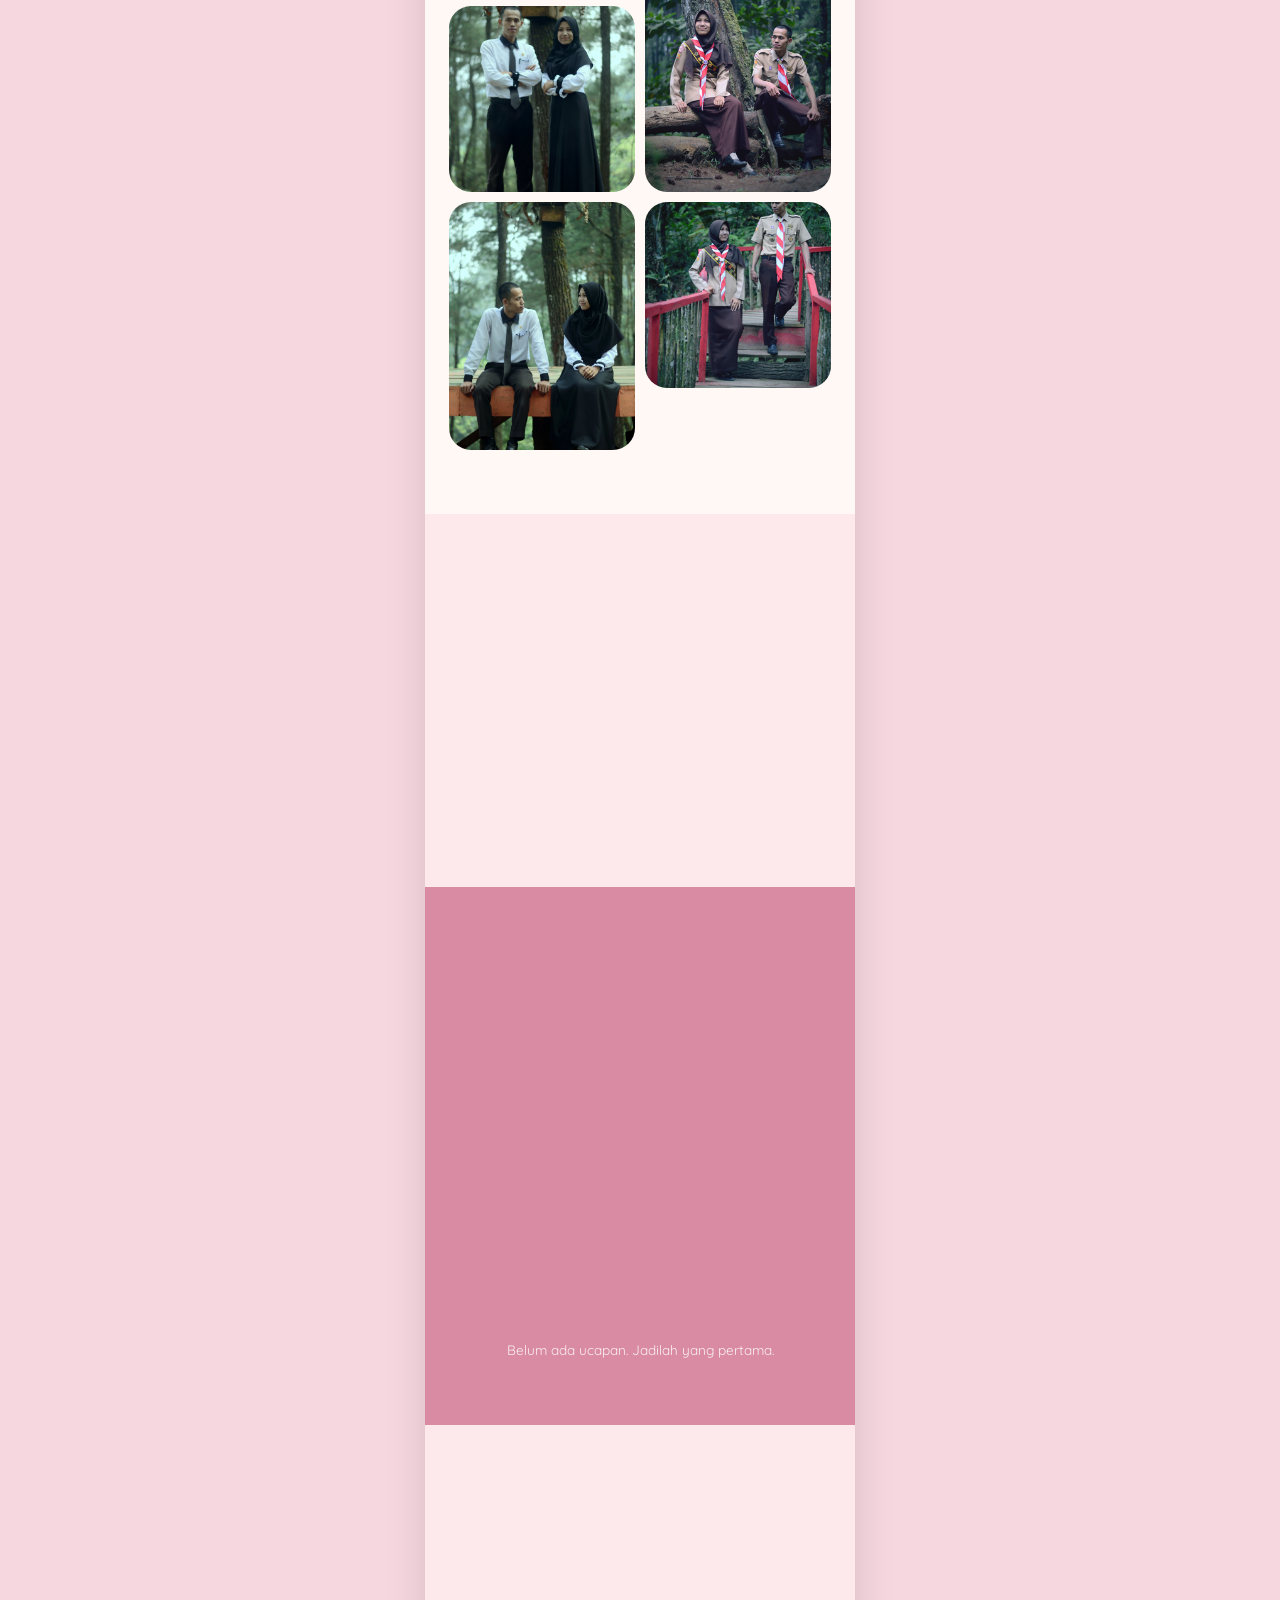
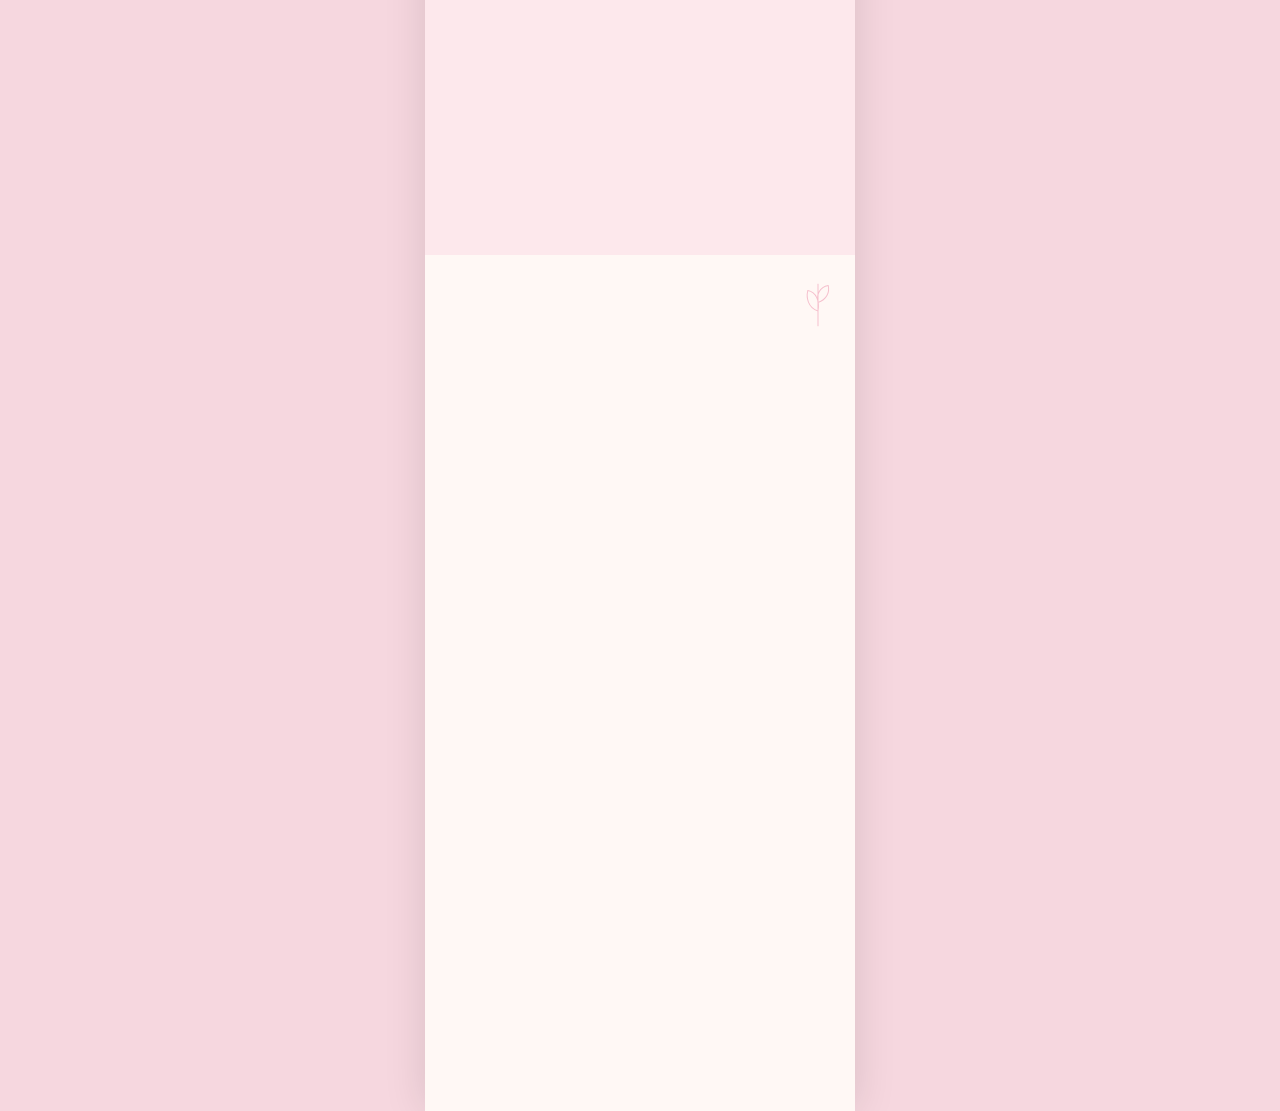
<file: versi-3.html>
<!DOCTYPE html>
<html lang="id">
<head>
<meta charset="utf-8">
<meta name="viewport" content="width=device-width,initial-scale=1,viewport-fit=cover">
<title>Raka &amp; Alya - Undangan Pernikahan</title>
<meta name="description" content="Kami mengundang Anda untuk hadir di hari bahagia kami.">
<!-- GANTI: ganti DOMAIN-ANDA.com dengan alamat website sesudah dipublikasikan (harus URL lengkap) -->
<meta property="og:type" content="website">
<meta property="og:title" content="Raka &amp; Alya - Undangan Pernikahan">
<meta property="og:description" content="Kami mengundang Anda untuk hadir di hari bahagia kami.">
<meta property="og:image" content="https://ddarkan03-ux.github.io/undangan-katalog-darkan/assets/img/og.jpg">
<meta property="og:url" content="https://ddarkan03-ux.github.io/undangan-katalog-darkan/versi-3.html">
<meta name="twitter:card" content="summary">
<link rel="preconnect" href="https://fonts.googleapis.com">
<link rel="preconnect" href="https://fonts.gstatic.com" crossorigin>
<link href="https://fonts.googleapis.com/css2?family=Cormorant+Garamond:wght@400;600&family=Parisienne&family=Quicksand:wght@400;500;600&family=Poppins:wght@300;400;500&display=swap" rel="stylesheet">
<link rel="stylesheet" href="assets/css/style.css">
<link rel="stylesheet" href="assets/css/v3.css">
<script>document.documentElement.classList.add('js')</script>
<meta property="og:site_name" content="Raka &amp; Alya - Undangan Pernikahan">
<meta property="og:image:width" content="600">
<meta property="og:image:height" content="600">
</head>
<body class="v3 locked">
<main id="app" class="wrap"></main>
<noscript><p style="padding:24px;text-align:center">Aktifkan JavaScript untuk melihat undangan.</p></noscript>
<script src="assets/js/config.js"></script>
<script src="assets/js/main.js"></script>
</body>
</html>
</file>
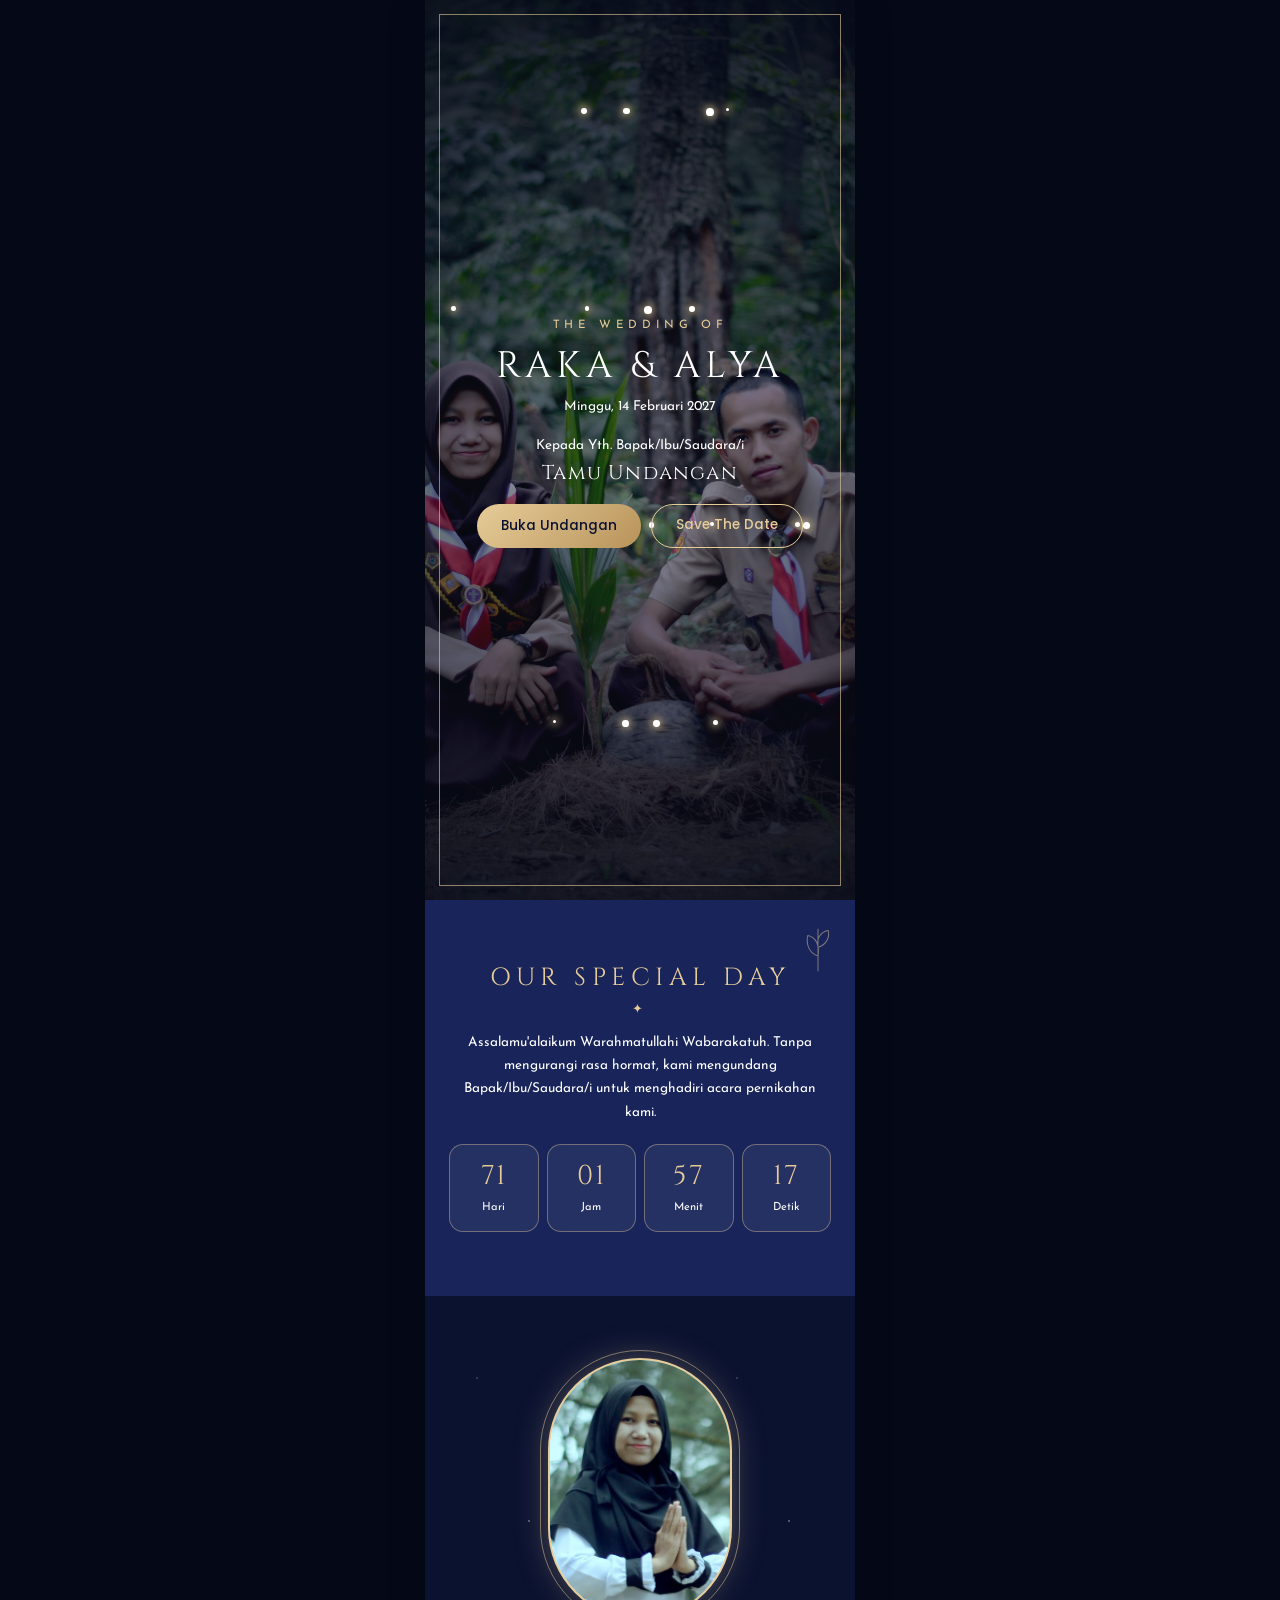
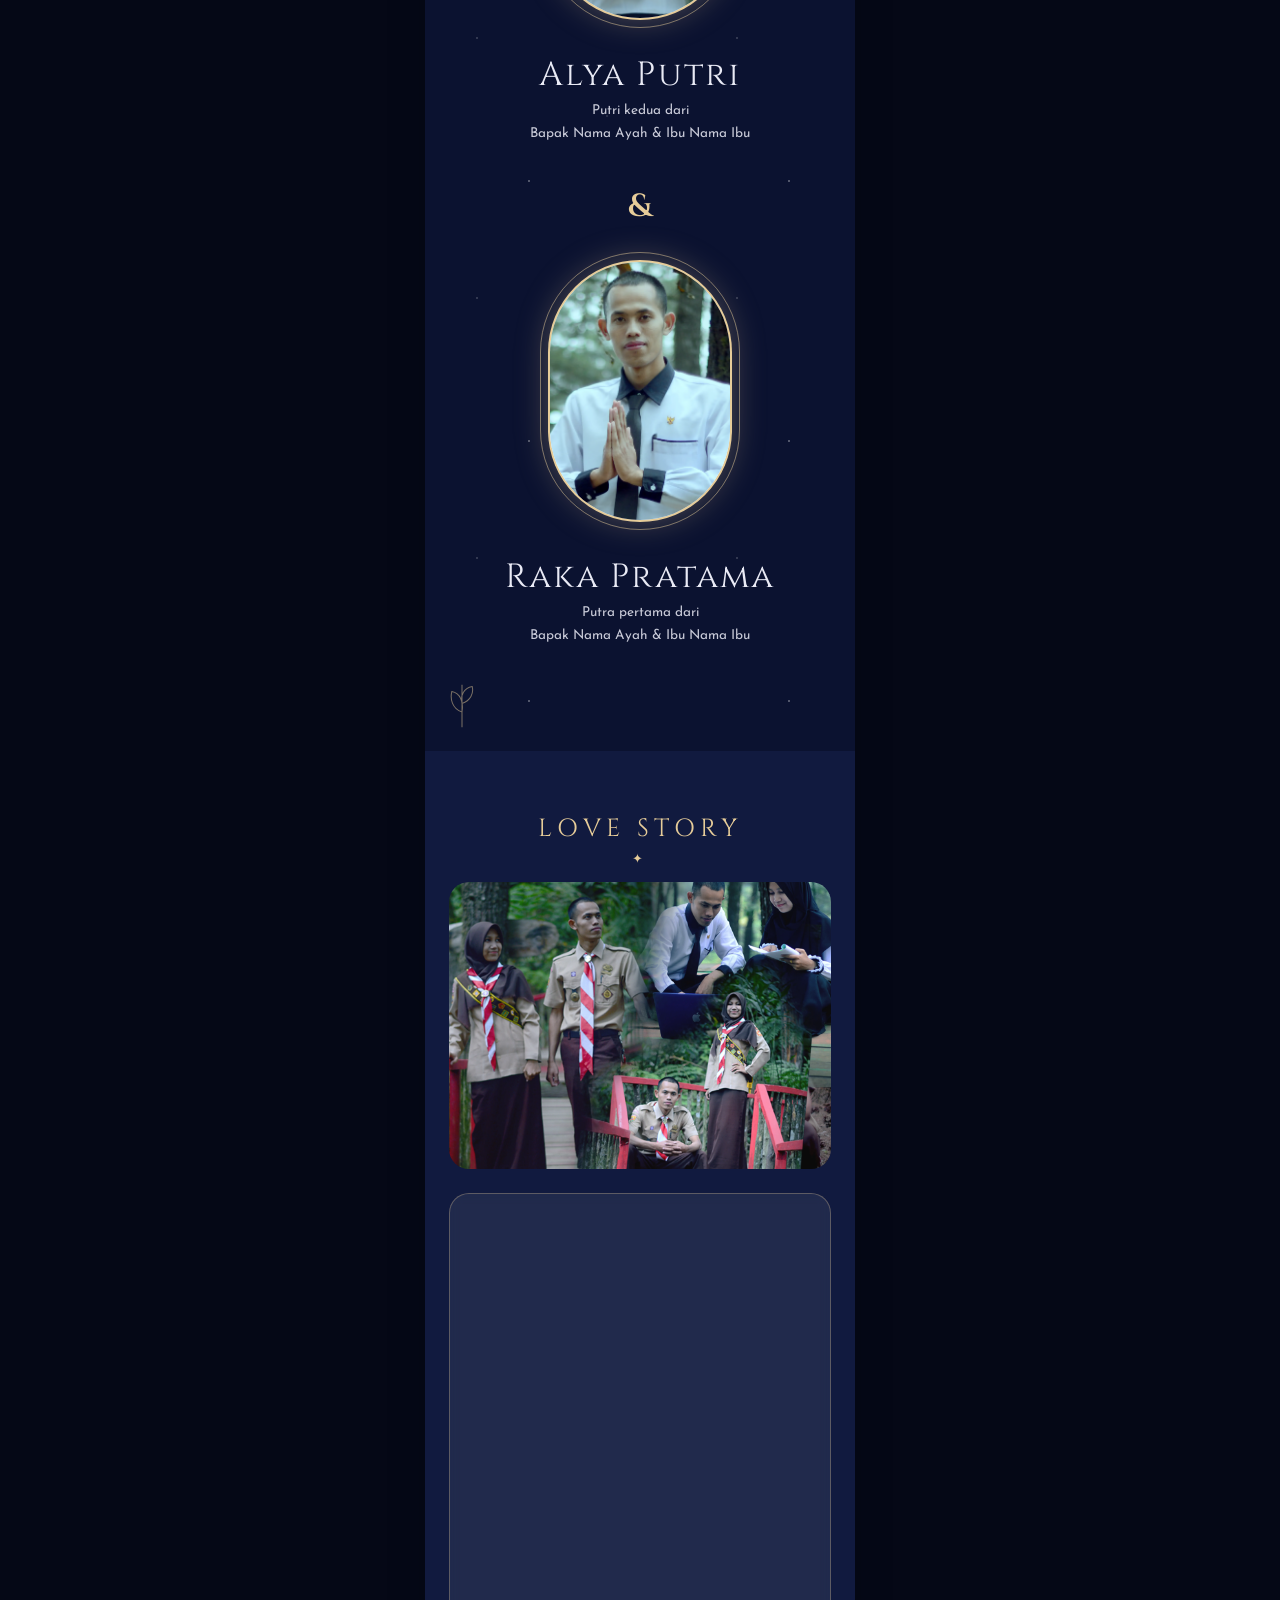
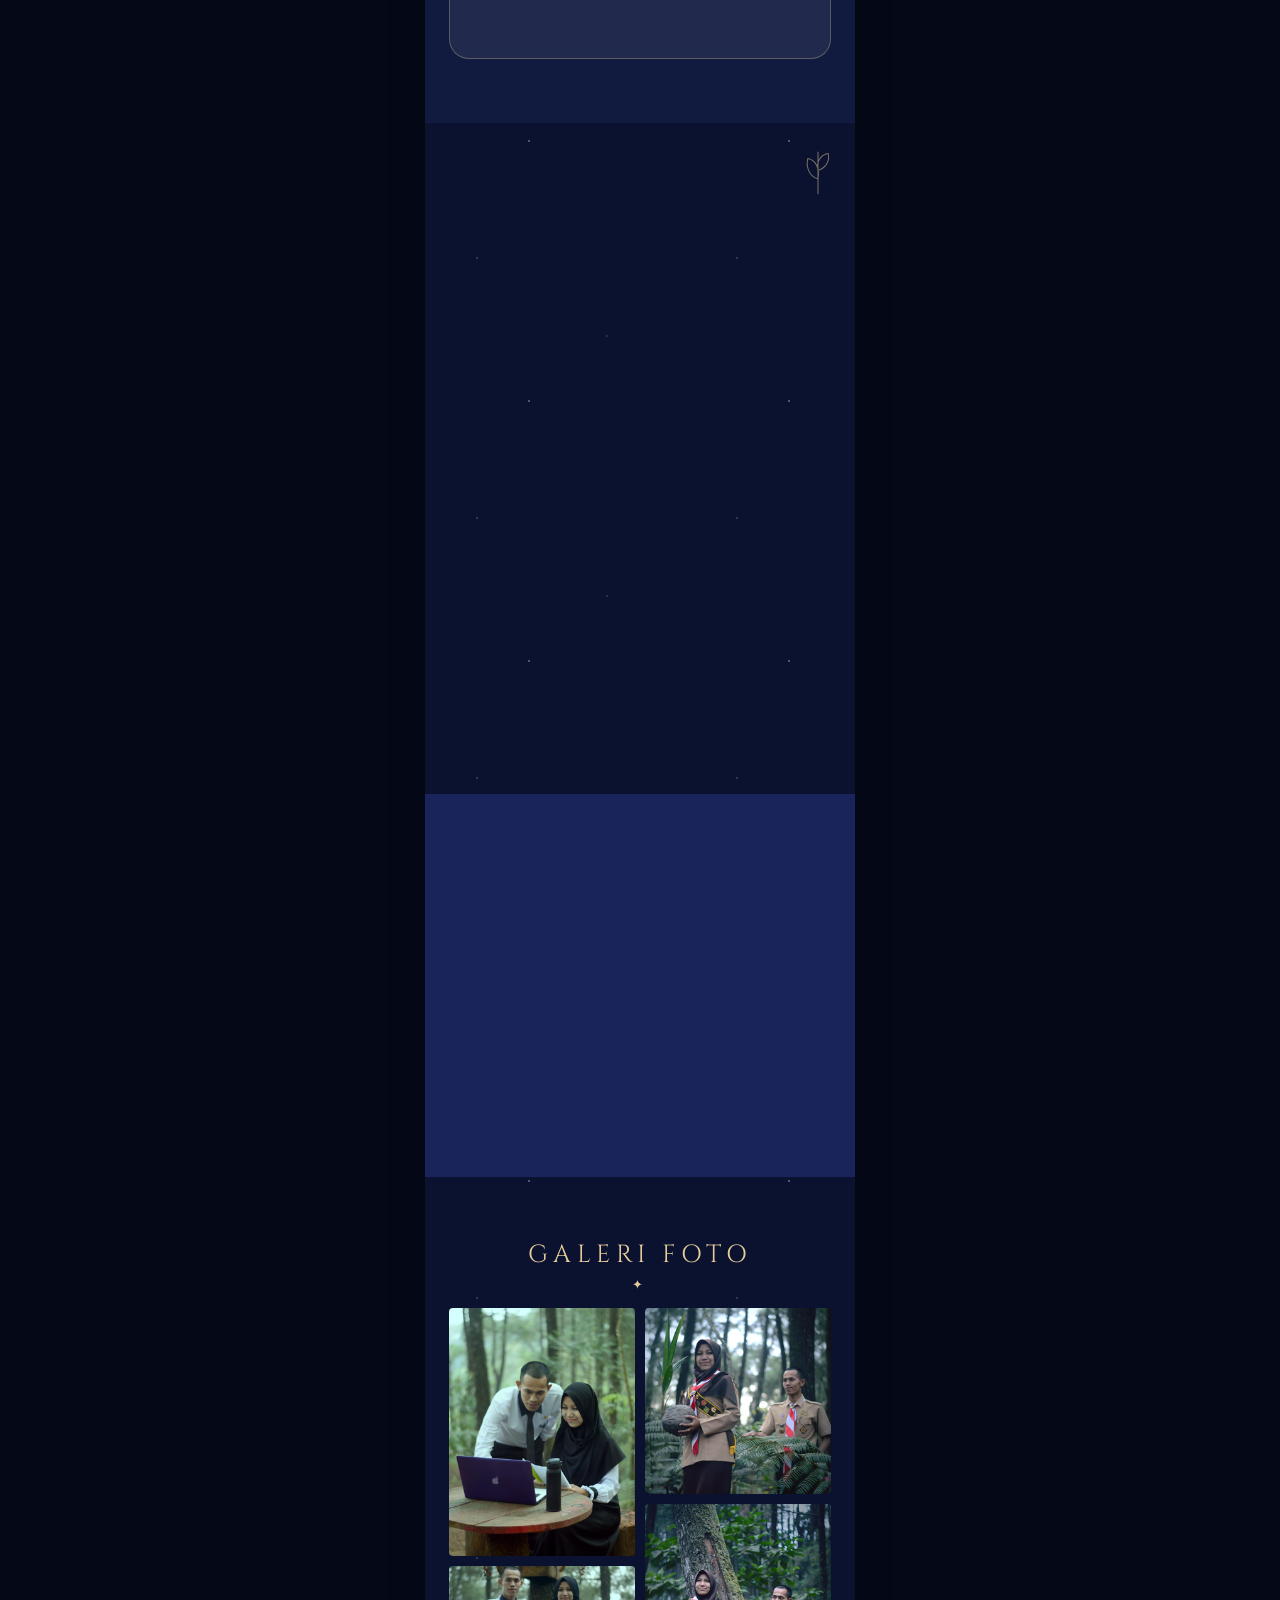
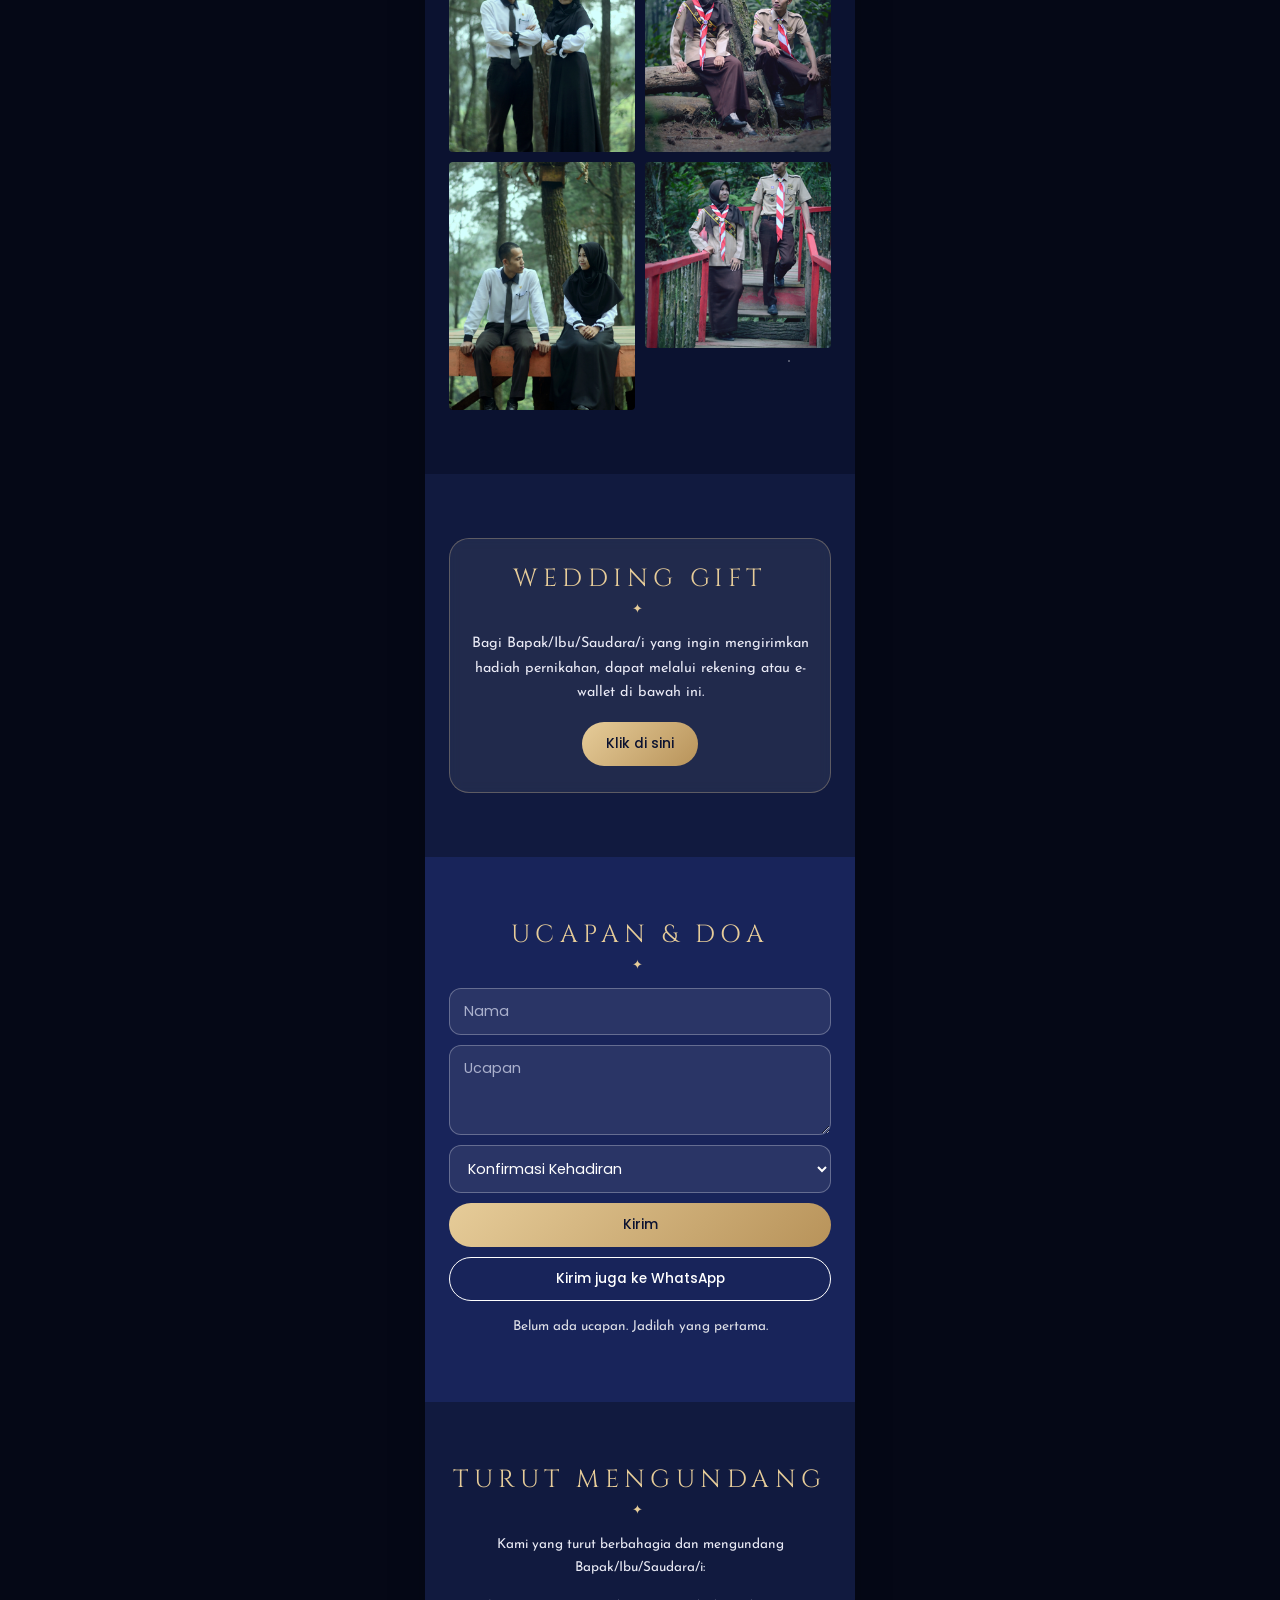
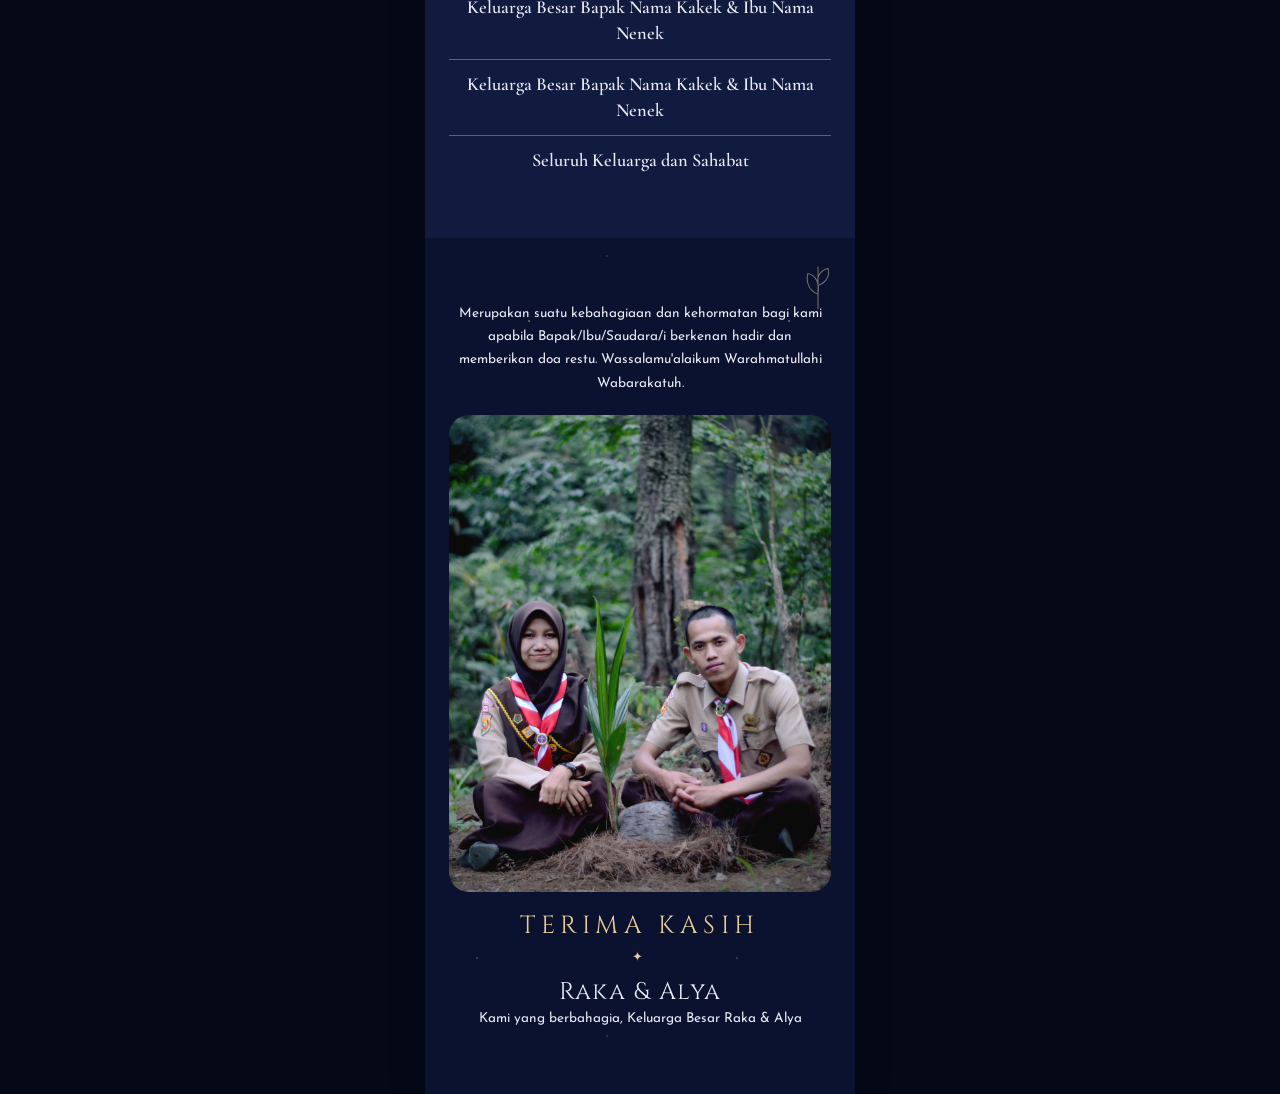
<file: versi-4.html>
<!DOCTYPE html>
<html lang="id">
<head>
<meta charset="utf-8">
<meta name="viewport" content="width=device-width,initial-scale=1,viewport-fit=cover">
<title>Raka &amp; Alya - Undangan Pernikahan</title>
<meta name="description" content="Kami mengundang Anda untuk hadir di hari bahagia kami.">
<!-- GANTI: ganti DOMAIN-ANDA.com dengan alamat website sesudah dipublikasikan (harus URL lengkap) -->
<meta property="og:type" content="website">
<meta property="og:title" content="Raka &amp; Alya - Undangan Pernikahan">
<meta property="og:description" content="Kami mengundang Anda untuk hadir di hari bahagia kami.">
<meta property="og:image" content="https://ddarkan03-ux.github.io/undangan-katalog-darkan/assets/img/og.jpg">
<meta property="og:url" content="https://ddarkan03-ux.github.io/undangan-katalog-darkan/versi-4.html">
<meta name="twitter:card" content="summary">
<link rel="preconnect" href="https://fonts.googleapis.com">
<link rel="preconnect" href="https://fonts.gstatic.com" crossorigin>
<link href="https://fonts.googleapis.com/css2?family=Cormorant+Garamond:wght@400;600&family=Cinzel:wght@400;600&family=Josefin+Sans:wght@300;400;600&family=Poppins:wght@300;400;500&display=swap" rel="stylesheet">
<link rel="stylesheet" href="assets/css/style.css">
<link rel="stylesheet" href="assets/css/v4.css">
<script>document.documentElement.classList.add('js')</script>
<meta property="og:site_name" content="Raka &amp; Alya - Undangan Pernikahan">
<meta property="og:image:width" content="600">
<meta property="og:image:height" content="600">
</head>
<body class="v4 locked">
<main id="app" class="wrap"></main>
<noscript><p style="padding:24px;text-align:center">Aktifkan JavaScript untuk melihat undangan.</p></noscript>
<script src="assets/js/config.js"></script>
<script src="assets/js/main.js"></script>
</body>
</html>
</file>
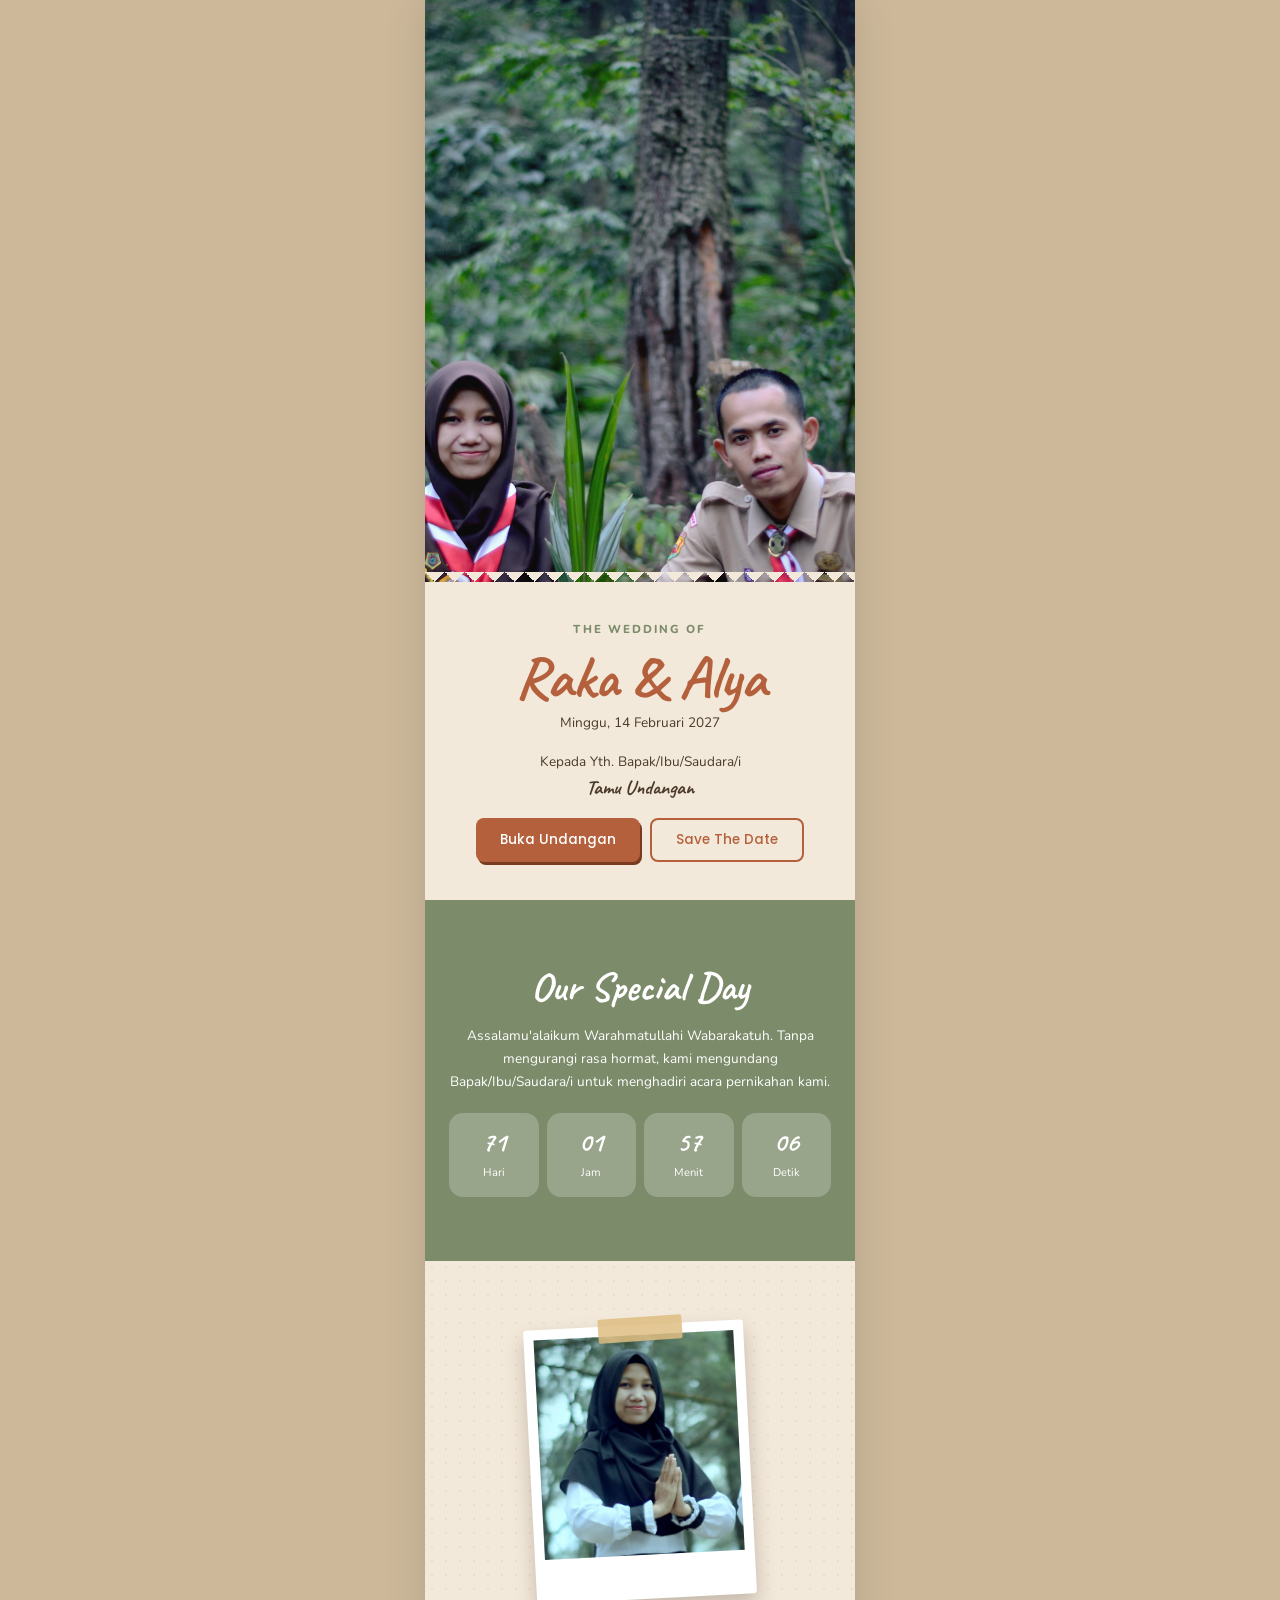
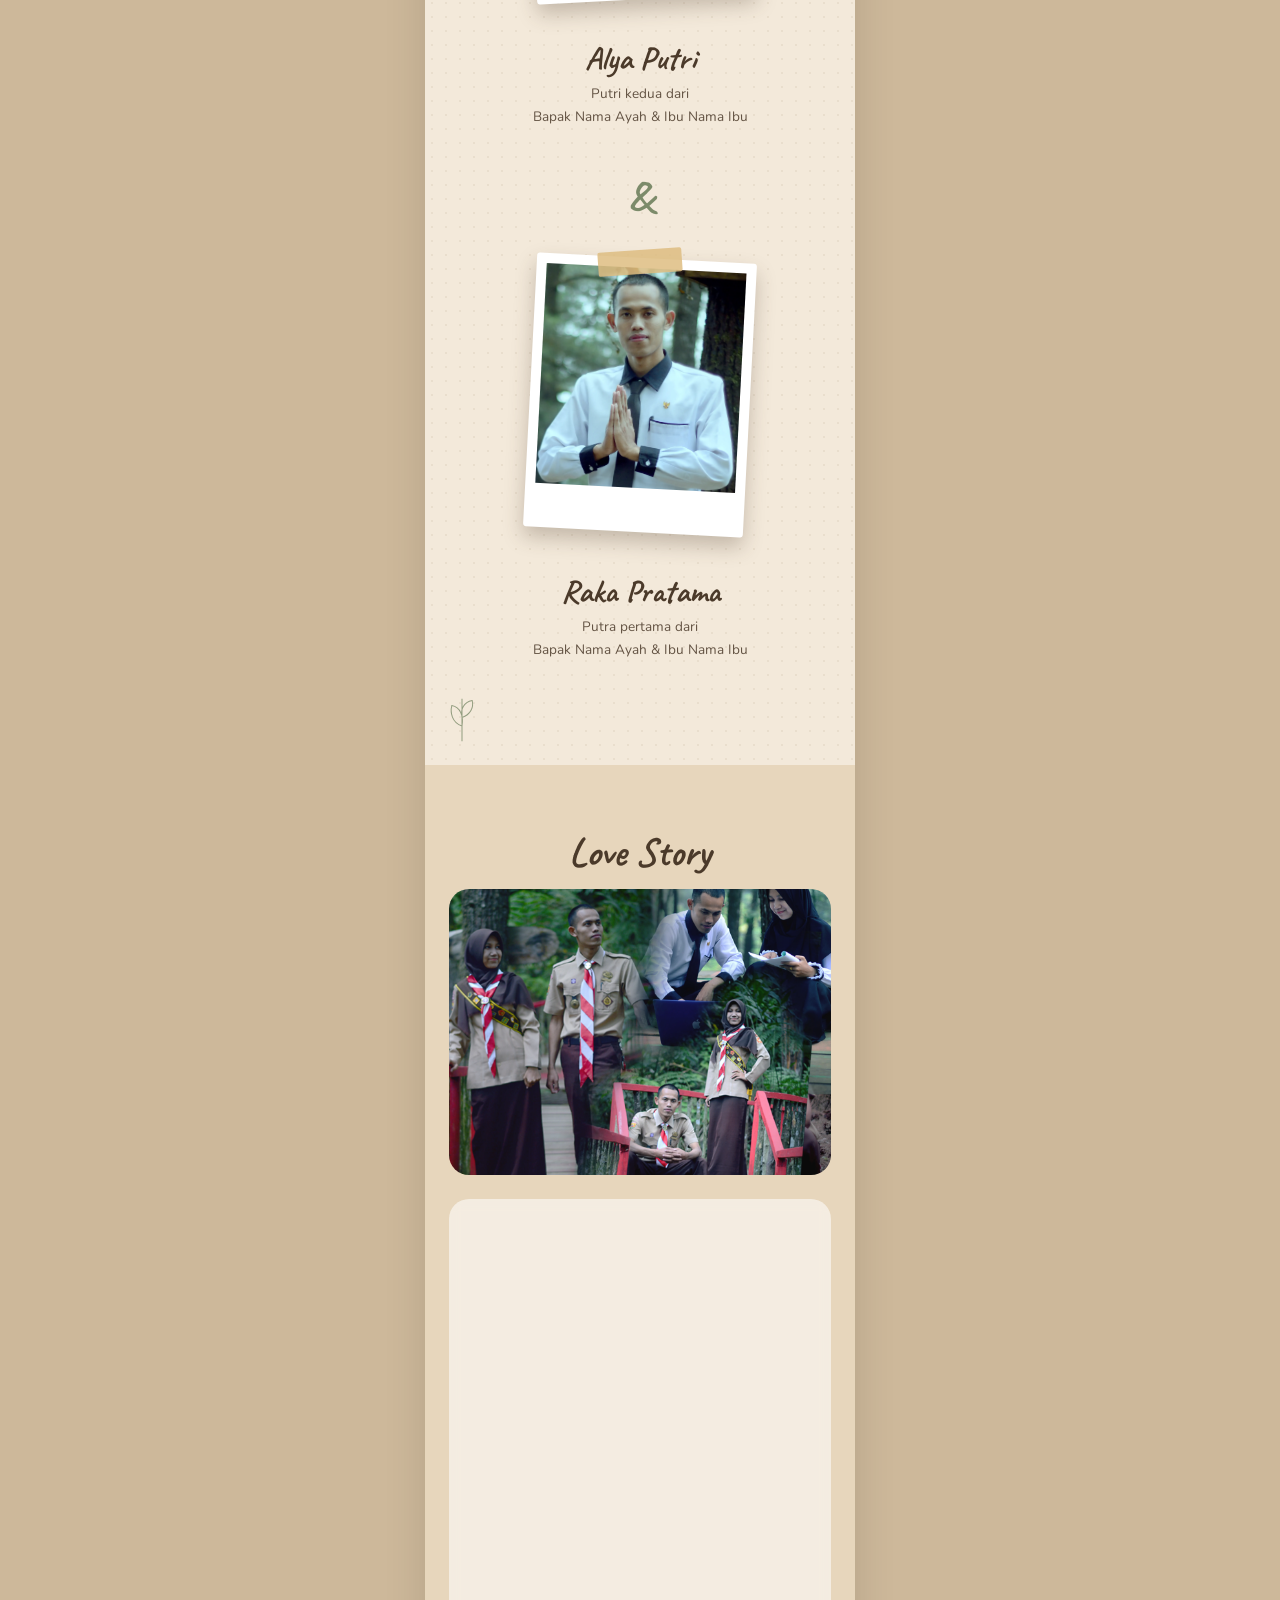
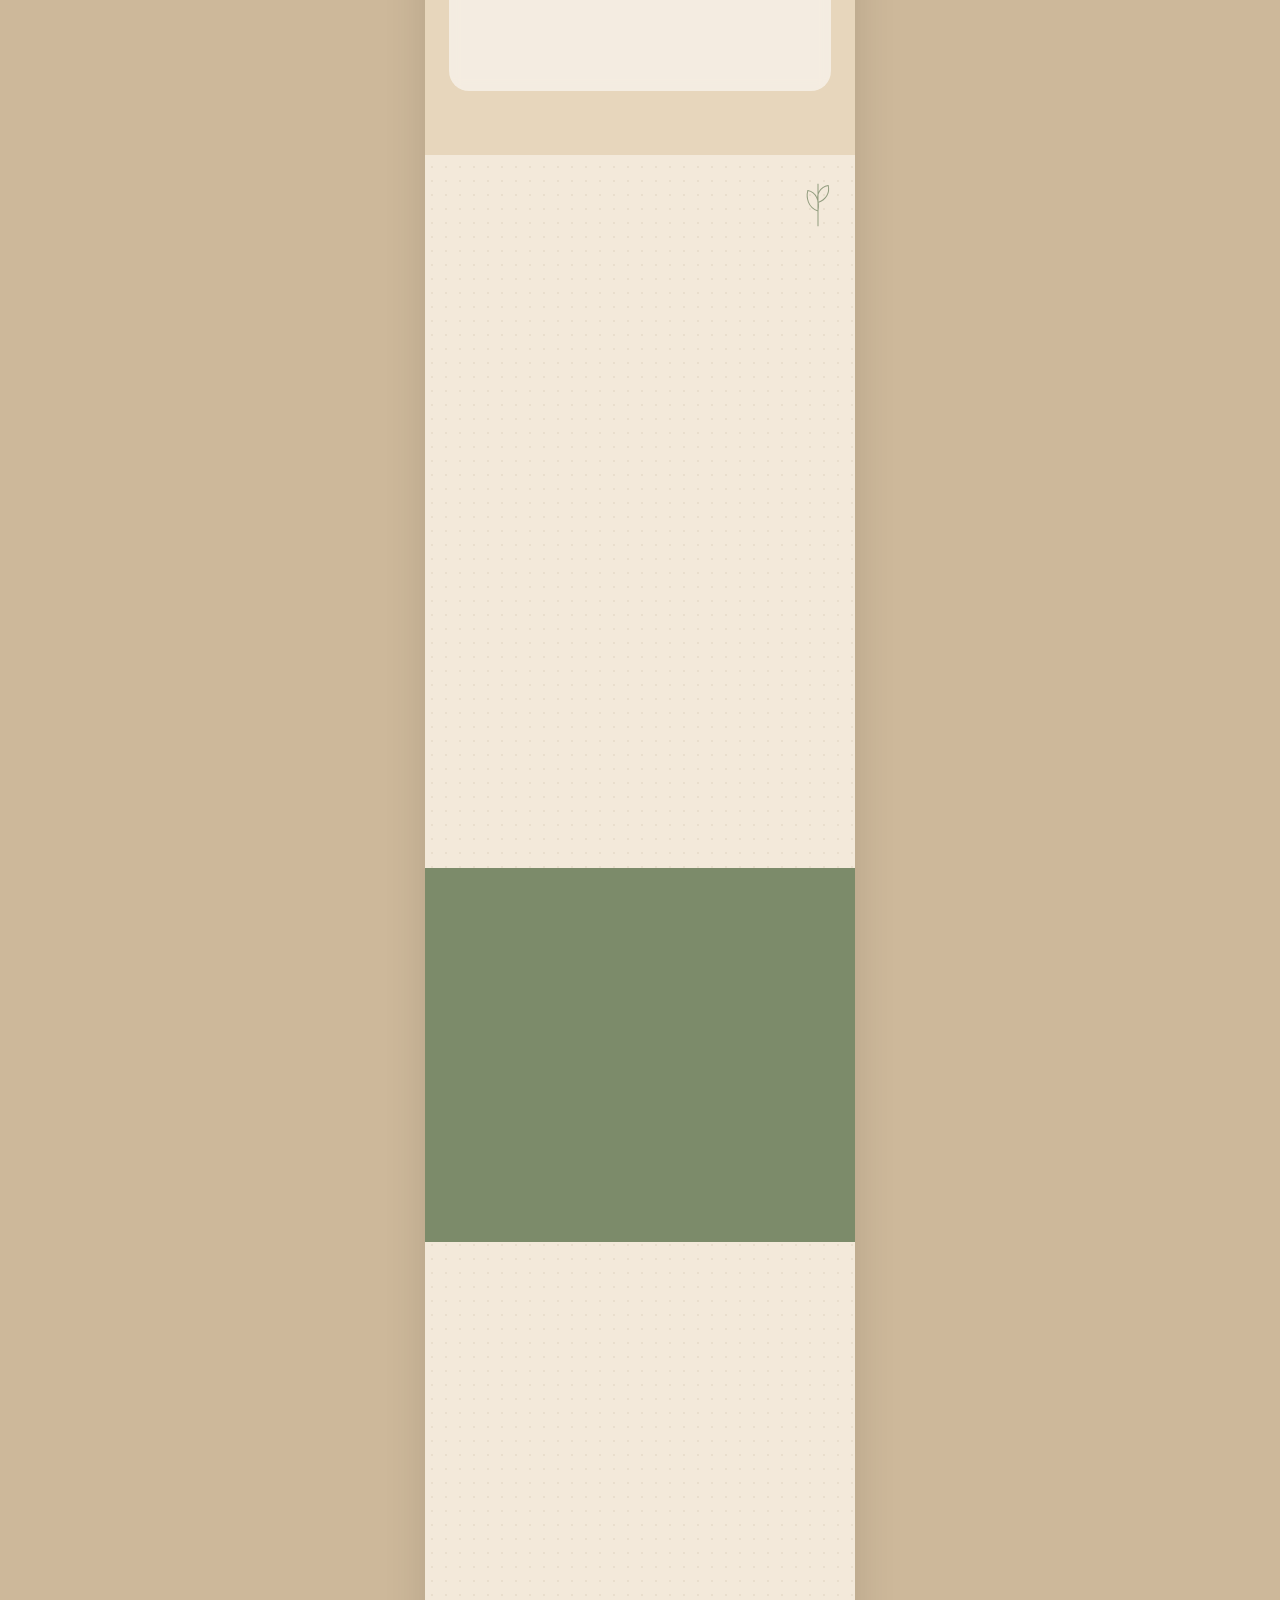
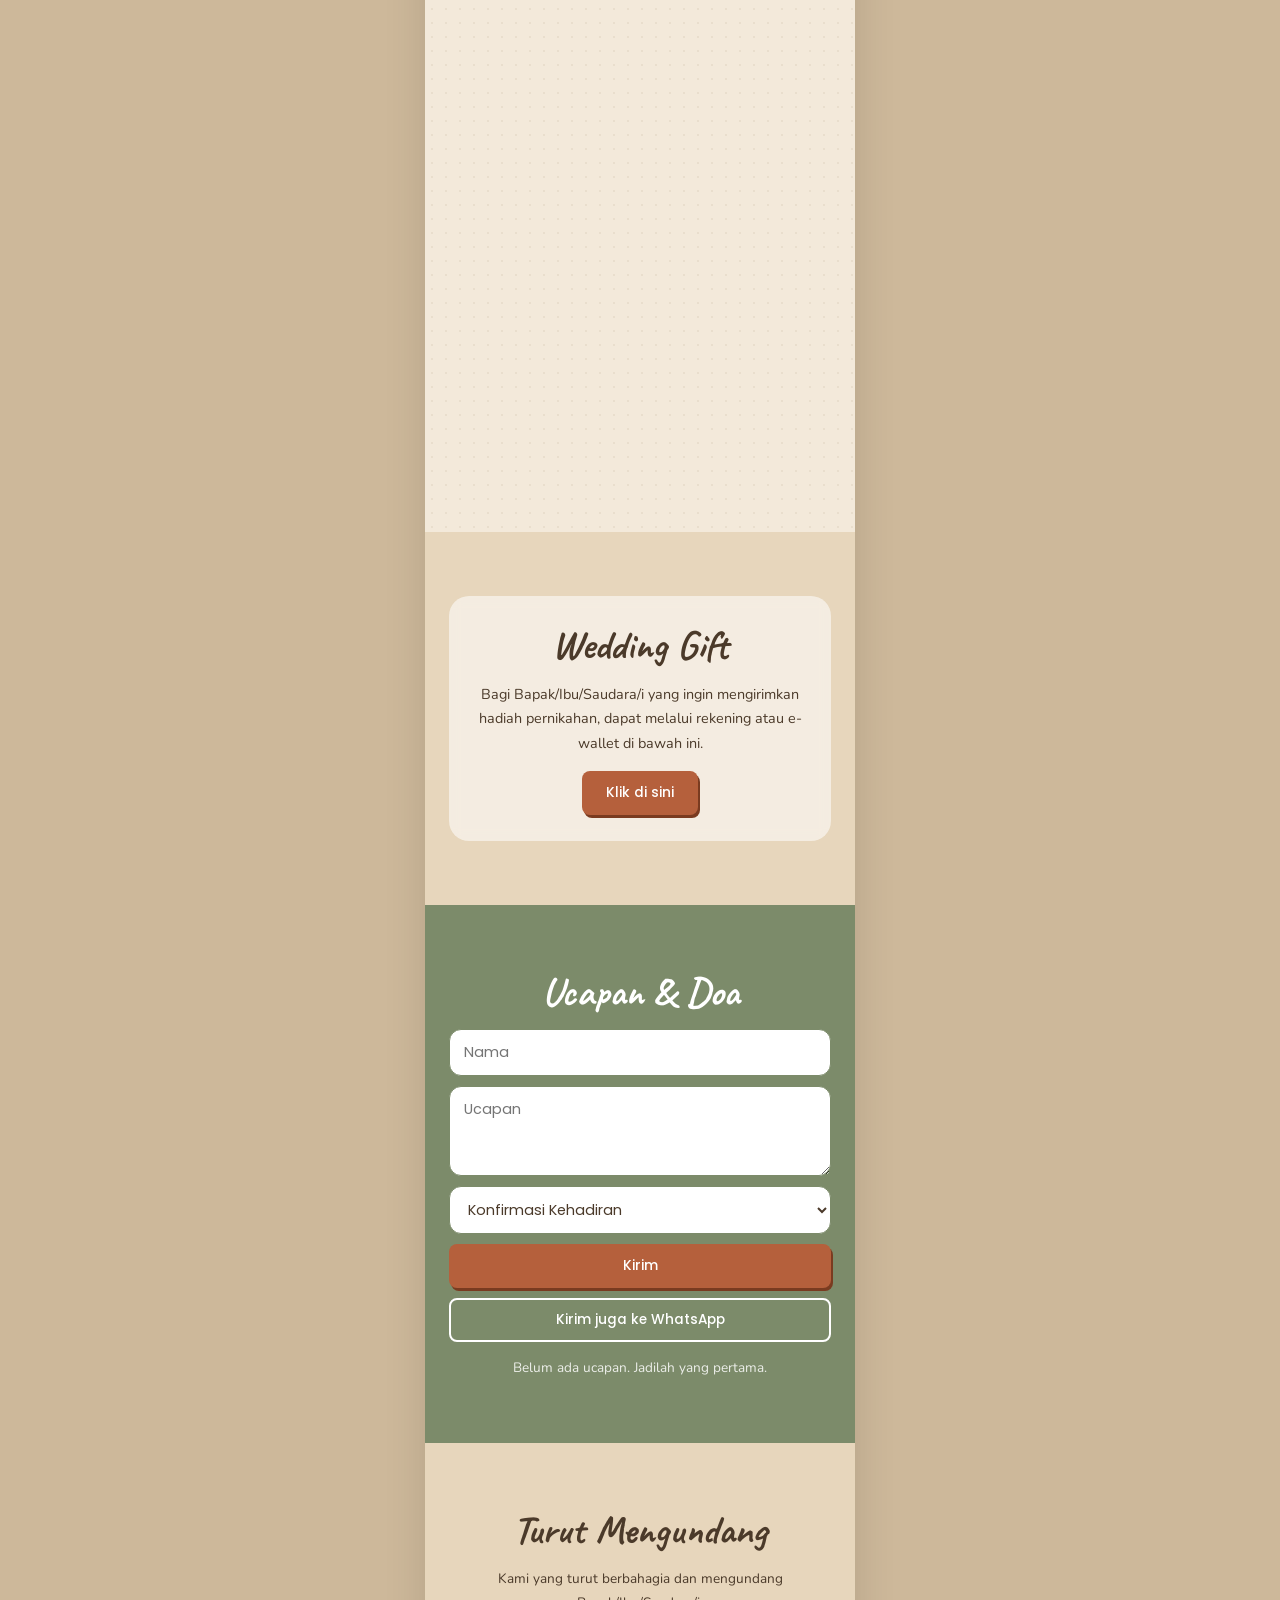
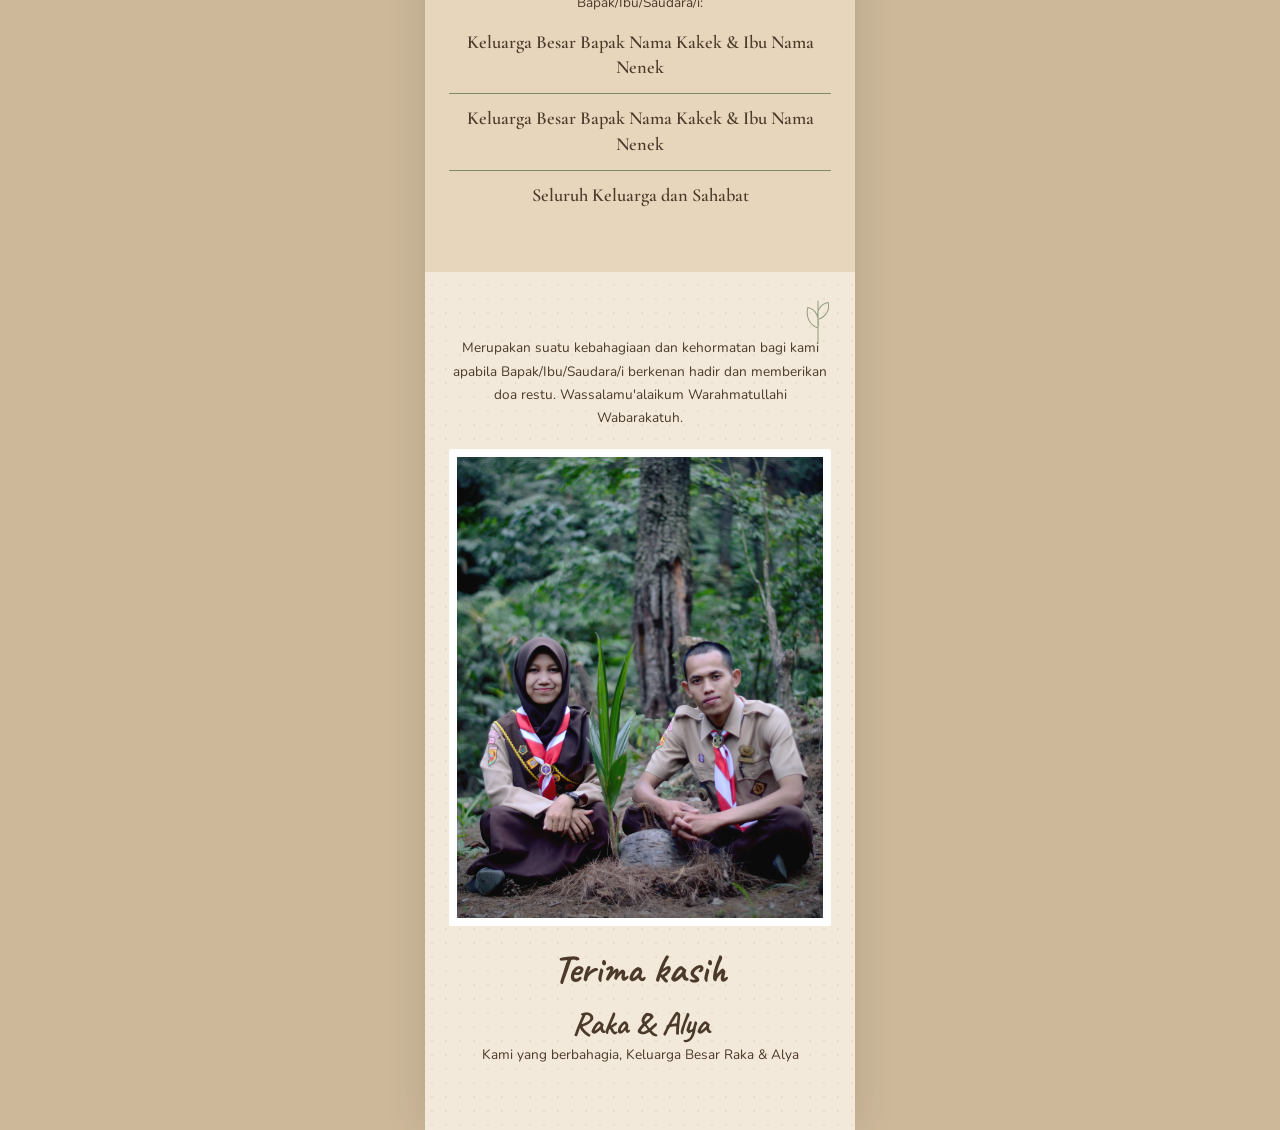
<file: versi-5.html>
<!DOCTYPE html>
<html lang="id">
<head>
<meta charset="utf-8">
<meta name="viewport" content="width=device-width,initial-scale=1,viewport-fit=cover">
<title>Raka &amp; Alya - Undangan Pernikahan</title>
<meta name="description" content="Kami mengundang Anda untuk hadir di hari bahagia kami.">
<!-- GANTI: ganti DOMAIN-ANDA.com dengan alamat website sesudah dipublikasikan (harus URL lengkap) -->
<meta property="og:type" content="website">
<meta property="og:title" content="Raka &amp; Alya - Undangan Pernikahan">
<meta property="og:description" content="Kami mengundang Anda untuk hadir di hari bahagia kami.">
<meta property="og:image" content="https://ddarkan03-ux.github.io/undangan-katalog-darkan/assets/img/og.jpg">
<meta property="og:url" content="https://ddarkan03-ux.github.io/undangan-katalog-darkan/versi-5.html">
<meta name="twitter:card" content="summary">
<link rel="preconnect" href="https://fonts.googleapis.com">
<link rel="preconnect" href="https://fonts.gstatic.com" crossorigin>
<link href="https://fonts.googleapis.com/css2?family=Cormorant+Garamond:wght@400;600&family=Caveat:wght@600;700&family=Nunito:wght@400;600;800&family=Poppins:wght@300;400;500&display=swap" rel="stylesheet">
<link rel="stylesheet" href="assets/css/style.css">
<link rel="stylesheet" href="assets/css/v5.css">
<script>document.documentElement.classList.add('js')</script>
<meta property="og:site_name" content="Raka &amp; Alya - Undangan Pernikahan">
<meta property="og:image:width" content="600">
<meta property="og:image:height" content="600">
</head>
<body class="v5 locked">
<main id="app" class="wrap"></main>
<noscript><p style="padding:24px;text-align:center">Aktifkan JavaScript untuk melihat undangan.</p></noscript>
<script src="assets/js/config.js"></script>
<script src="assets/js/main.js"></script>
</body>
</html>
</file>
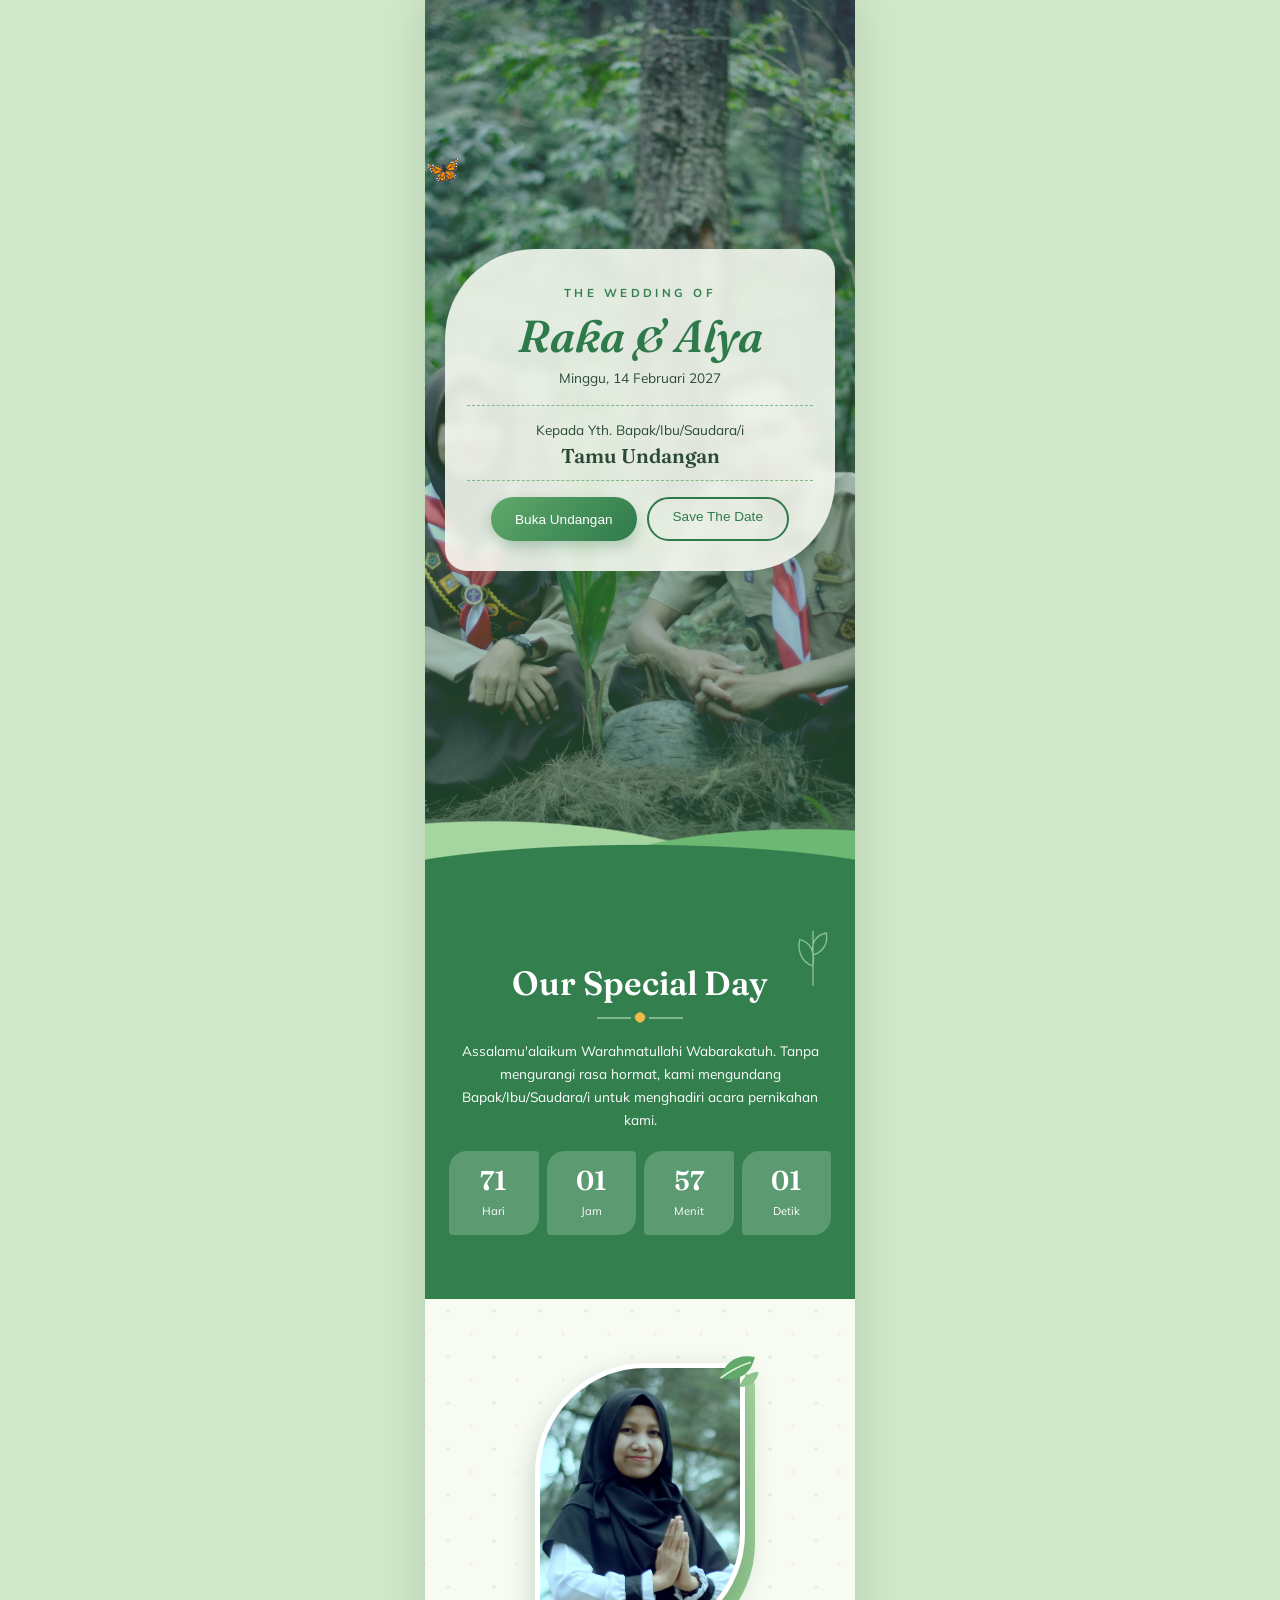
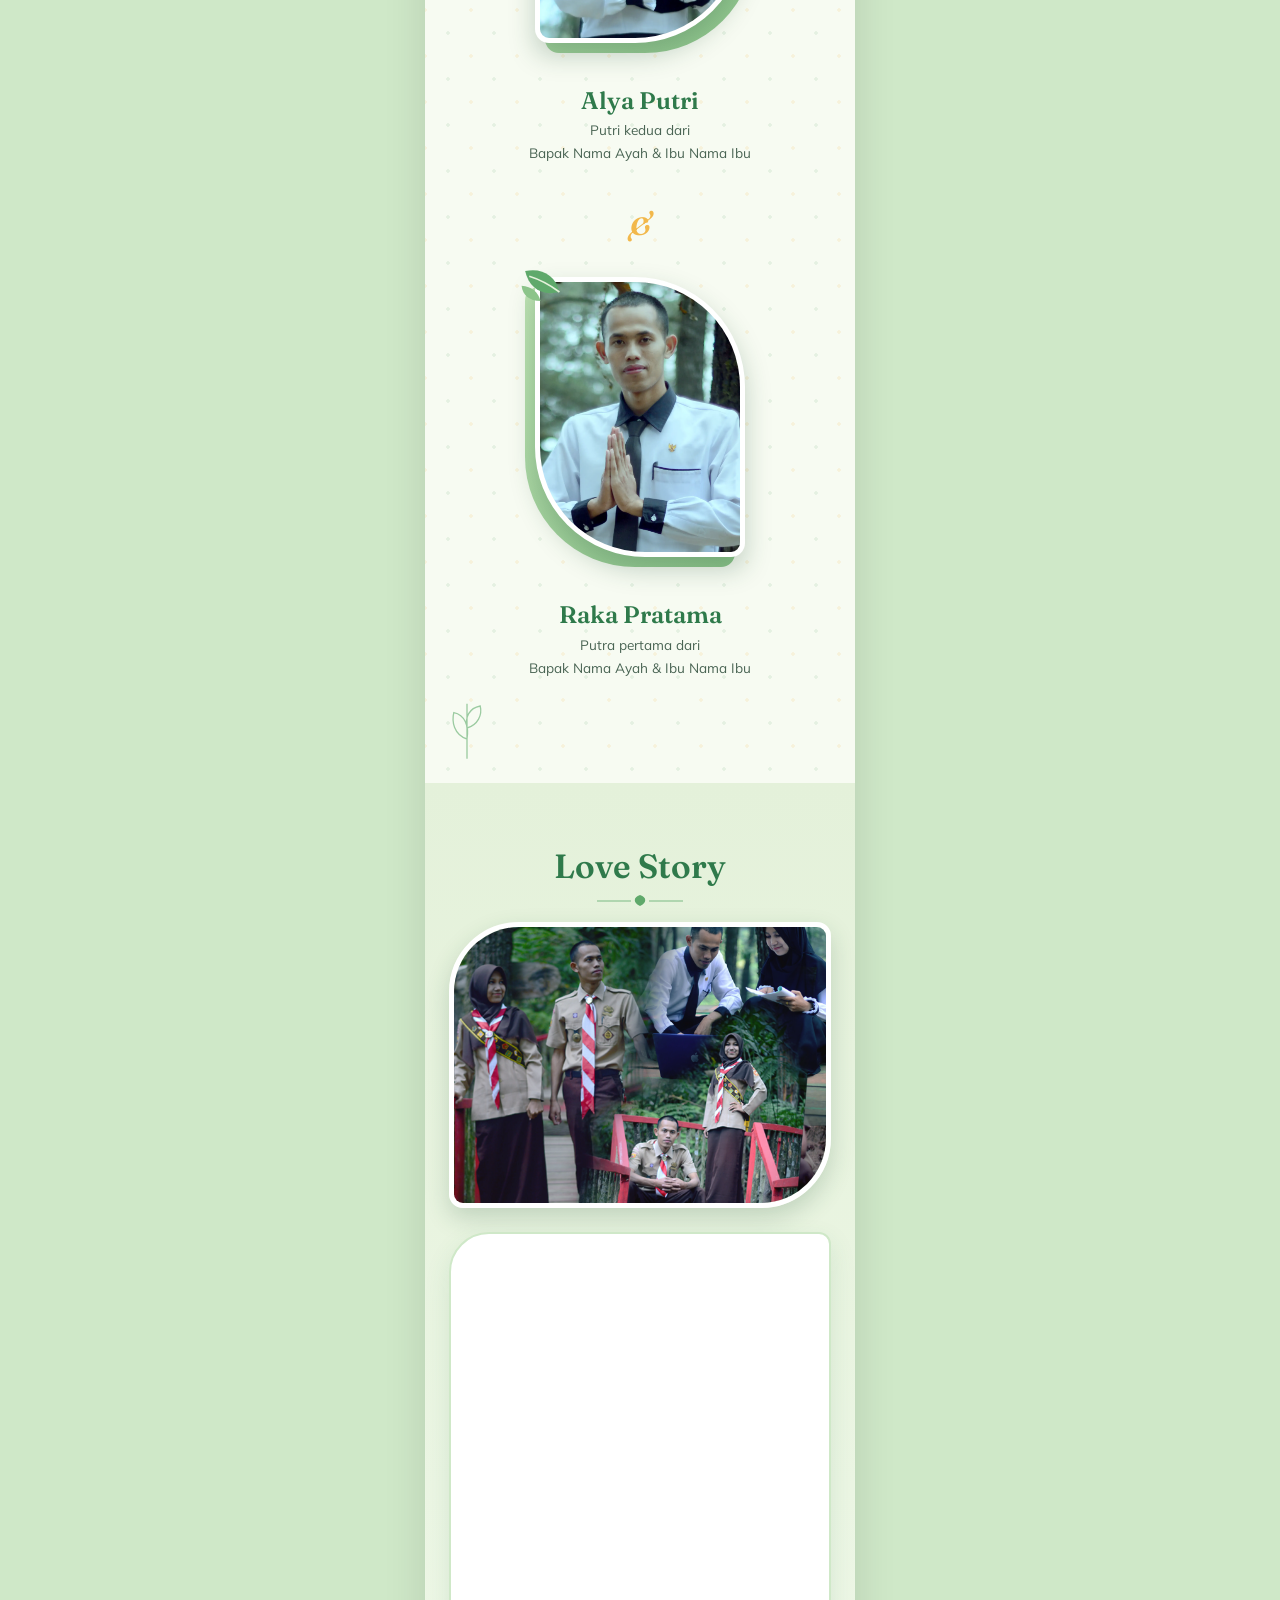
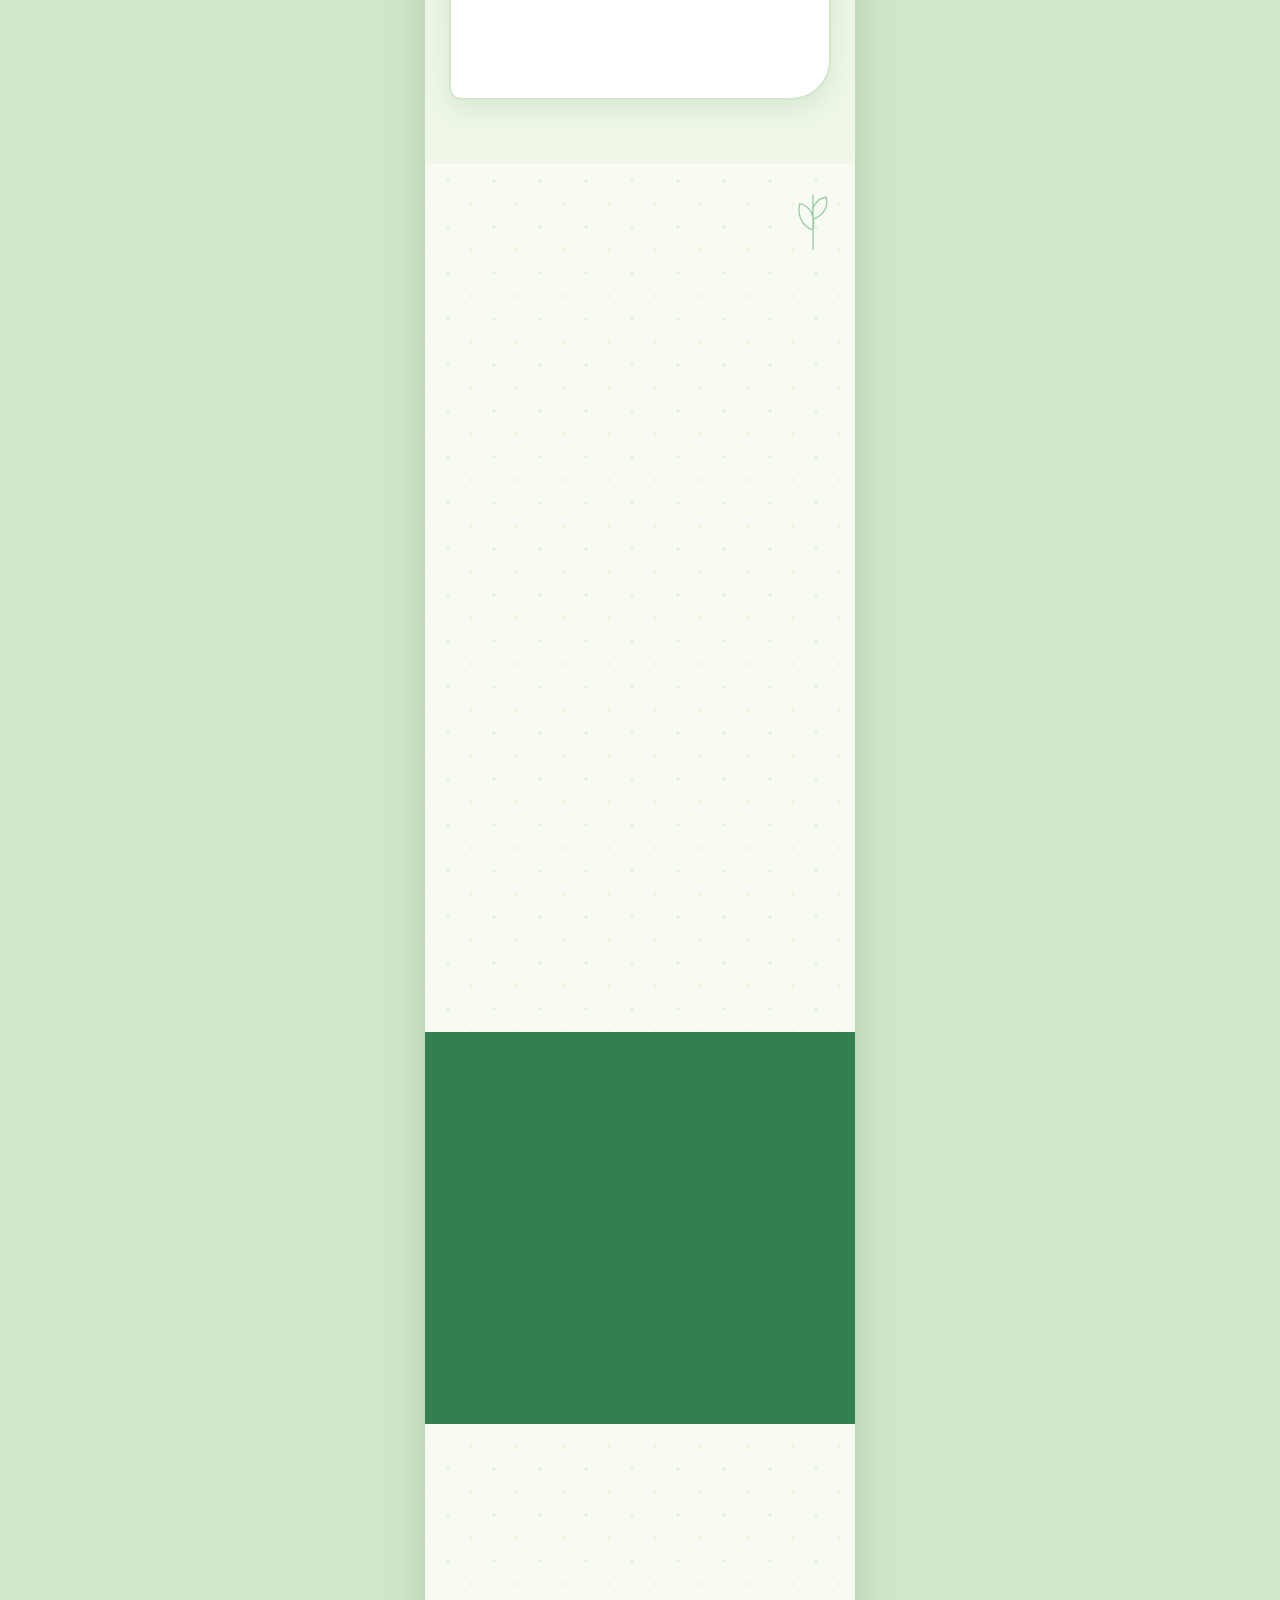
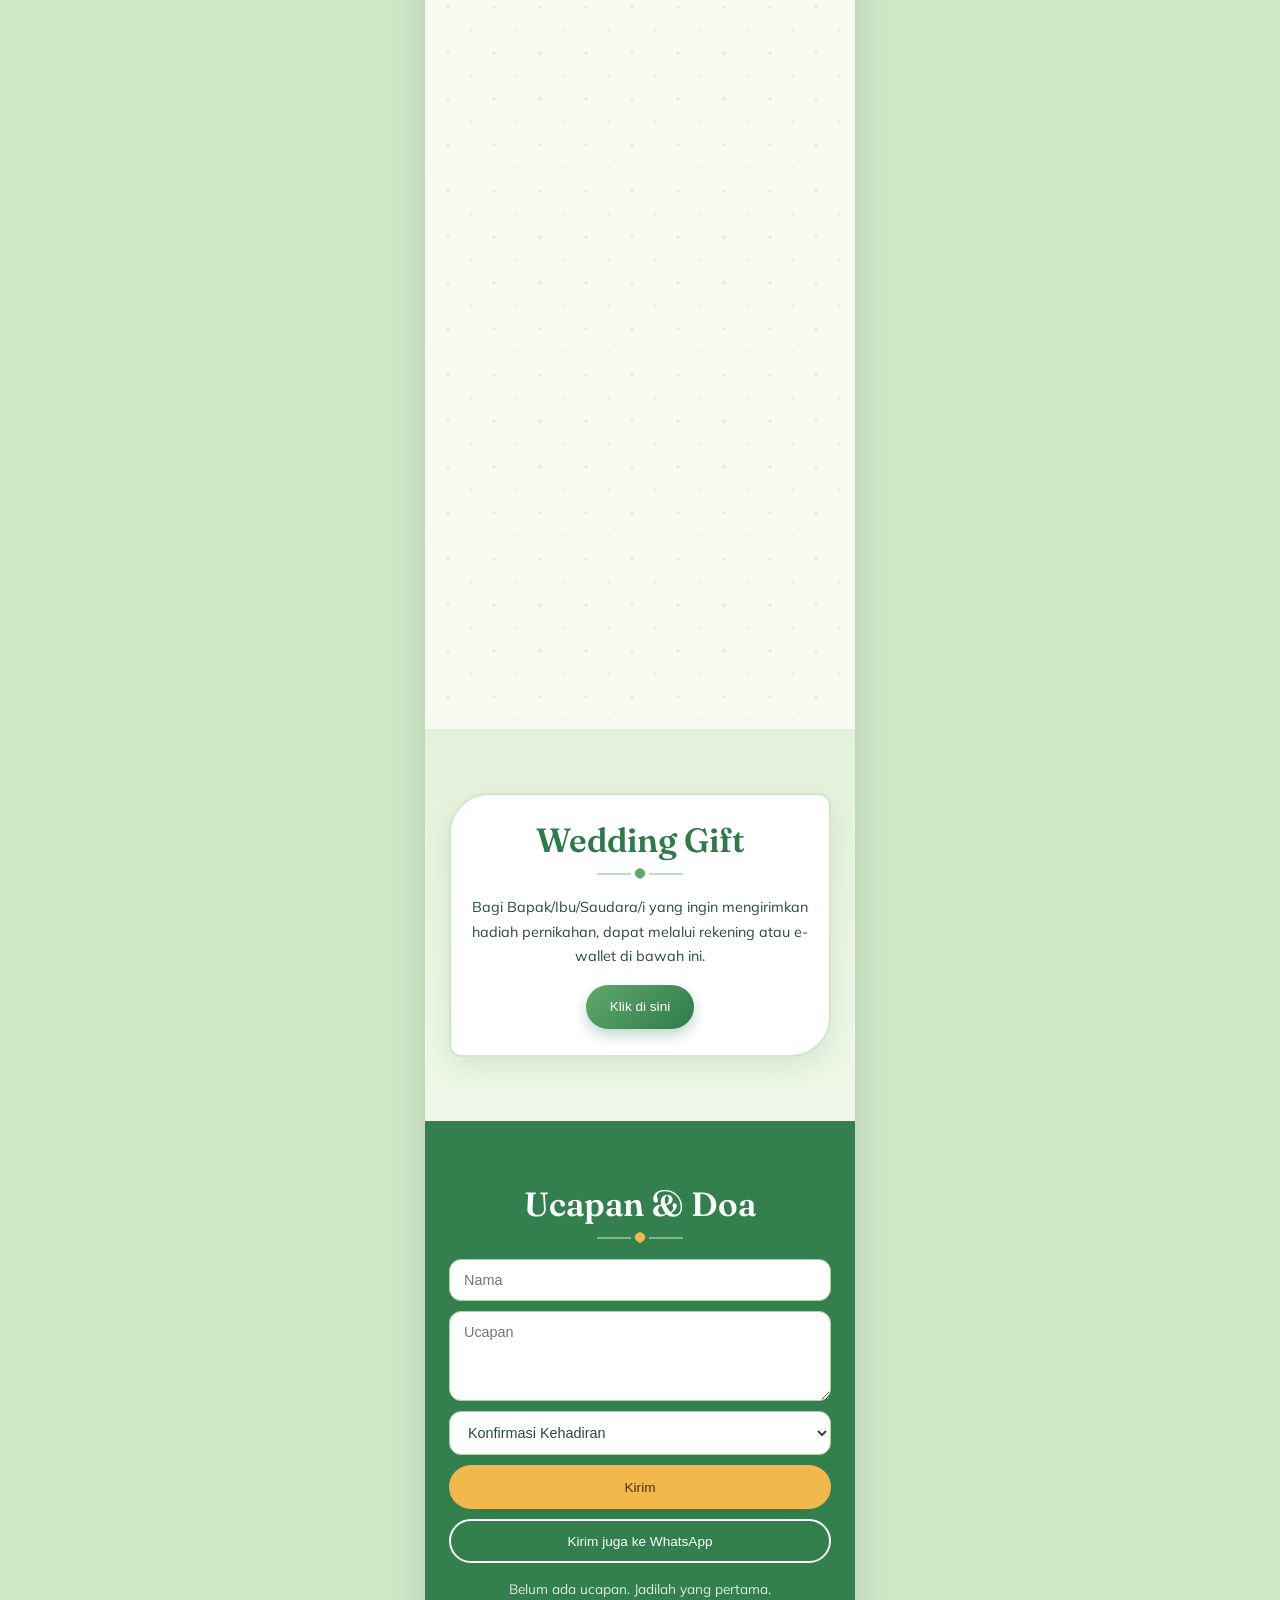
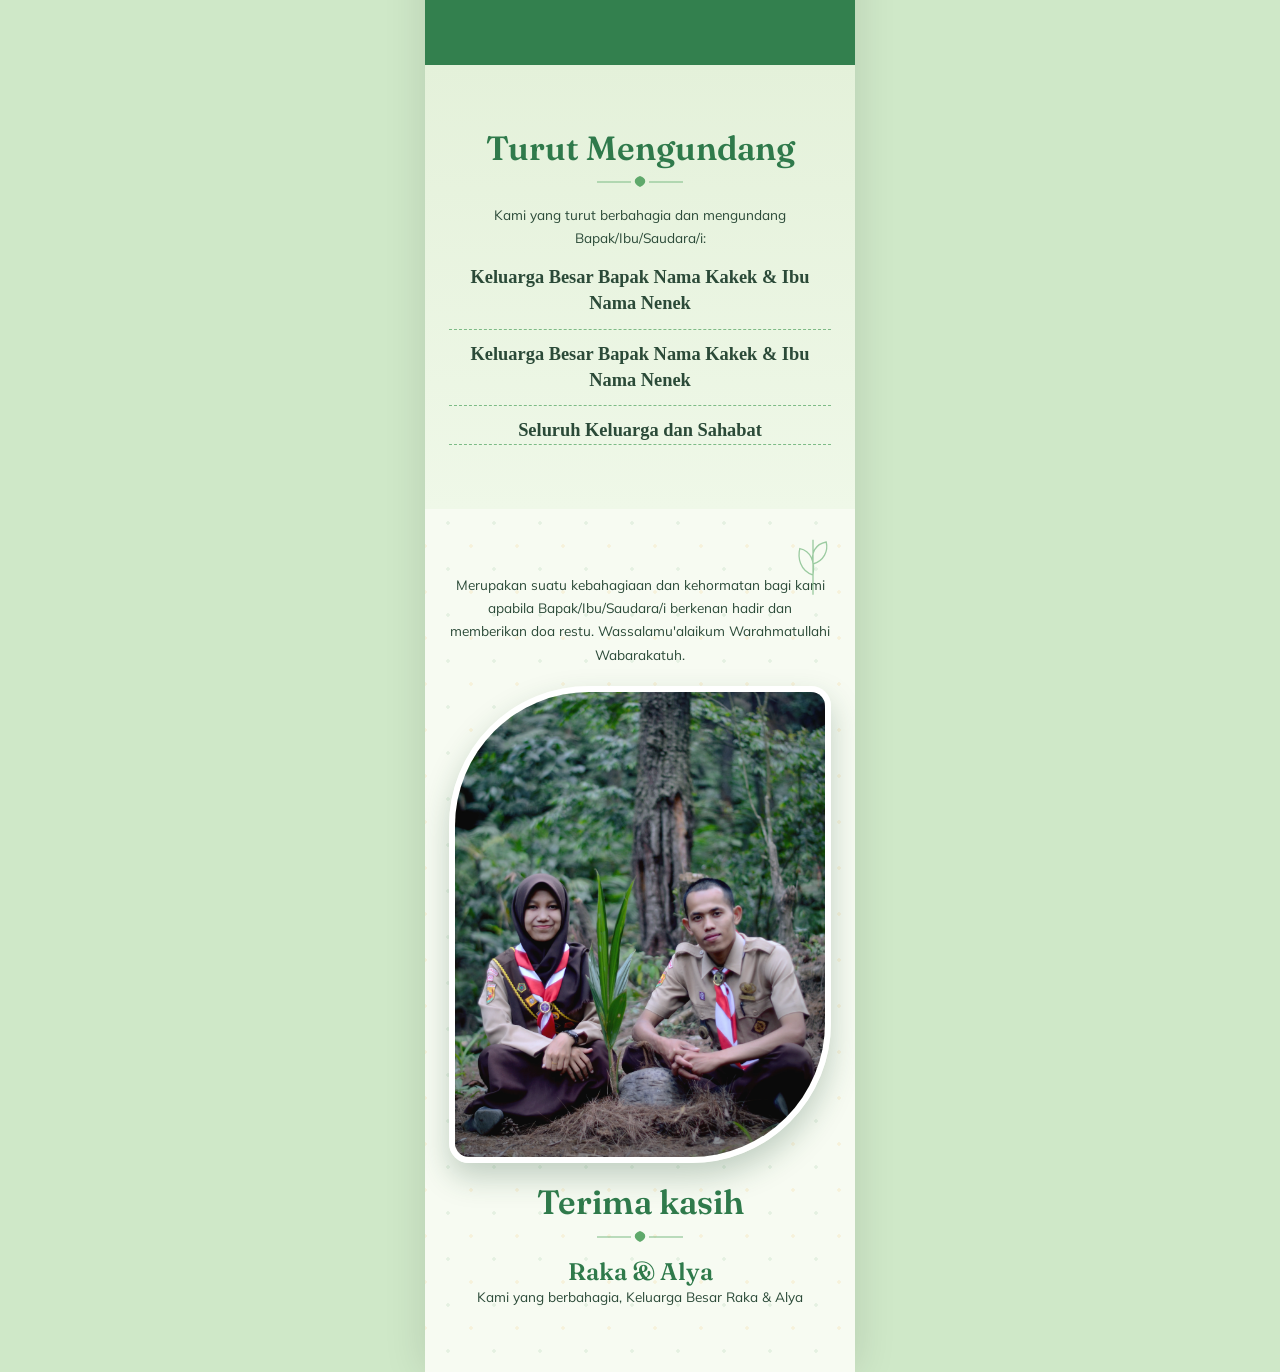
<file: versi-6.html>
<!DOCTYPE html>
<html lang="id">
<head>
<meta charset="utf-8">
<meta name="viewport" content="width=device-width,initial-scale=1,viewport-fit=cover">
<title>Raka &amp; Alya - Undangan Pernikahan</title>
<meta name="description" content="Kami mengundang Anda untuk hadir di hari bahagia kami.">
<!-- GANTI: ganti DOMAIN-ANDA.com dengan alamat website sesudah dipublikasikan (harus URL lengkap) -->
<meta property="og:type" content="website">
<meta property="og:title" content="Raka &amp; Alya - Undangan Pernikahan">
<meta property="og:description" content="Kami mengundang Anda untuk hadir di hari bahagia kami.">
<meta property="og:image" content="https://ddarkan03-ux.github.io/undangan-katalog-darkan/assets/img/og.jpg">
<meta property="og:url" content="https://ddarkan03-ux.github.io/undangan-katalog-darkan/versi-6.html">
<meta name="twitter:card" content="summary">
<link rel="preconnect" href="https://fonts.googleapis.com">
<link rel="preconnect" href="https://fonts.gstatic.com" crossorigin>
<link href="https://fonts.googleapis.com/css2?family=Fraunces:ital,wght@0,400;0,600;1,400&family=Mulish:wght@400;600;700&display=swap" rel="stylesheet">
<link rel="stylesheet" href="assets/css/style.css">
<link rel="stylesheet" href="assets/css/v6.css">
<script>document.documentElement.classList.add('js')</script>
<meta property="og:site_name" content="Raka &amp; Alya - Undangan Pernikahan">
<meta property="og:image:width" content="600">
<meta property="og:image:height" content="600">
</head>
<body class="v6 locked">
<main id="app" class="wrap"></main>
<noscript><p style="padding:24px;text-align:center">Aktifkan JavaScript untuk melihat undangan.</p></noscript>
<script src="assets/js/config.js"></script>
<script src="assets/js/main.js"></script>
</body>
</html>
</file>
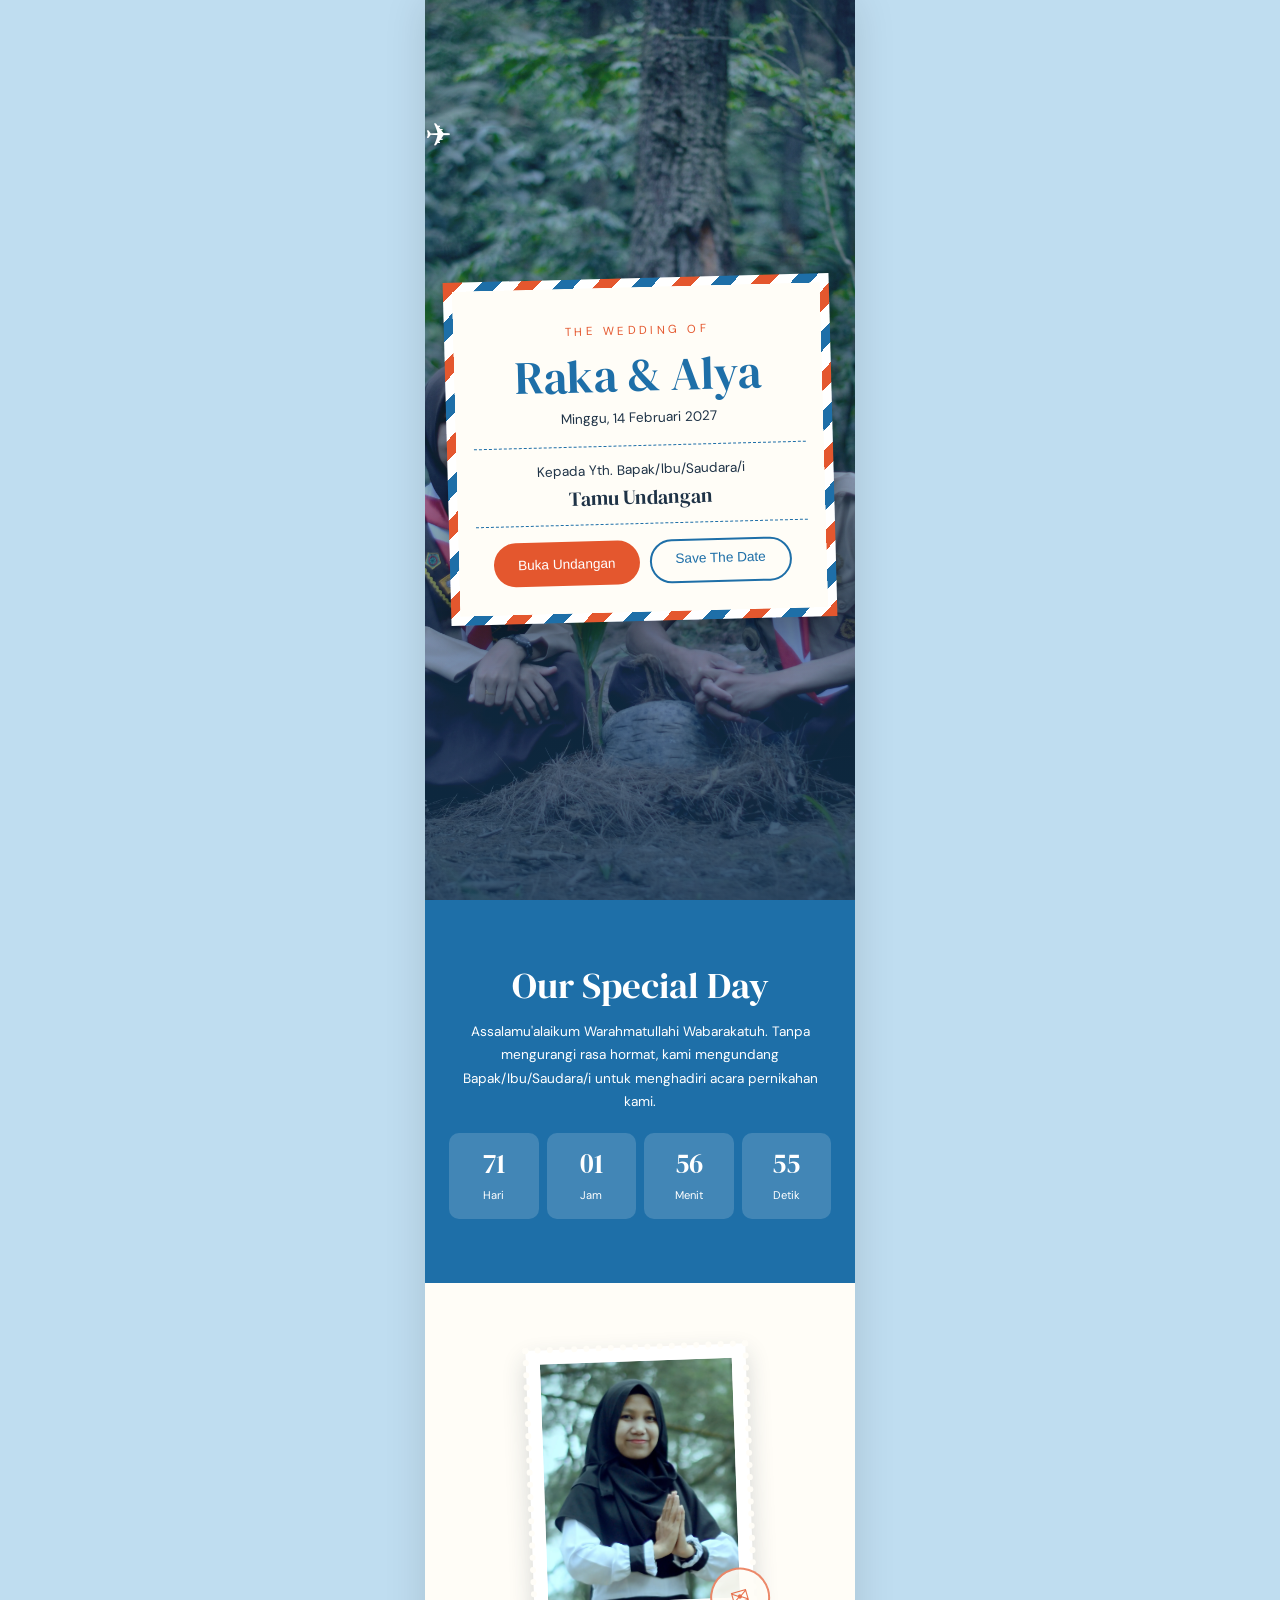
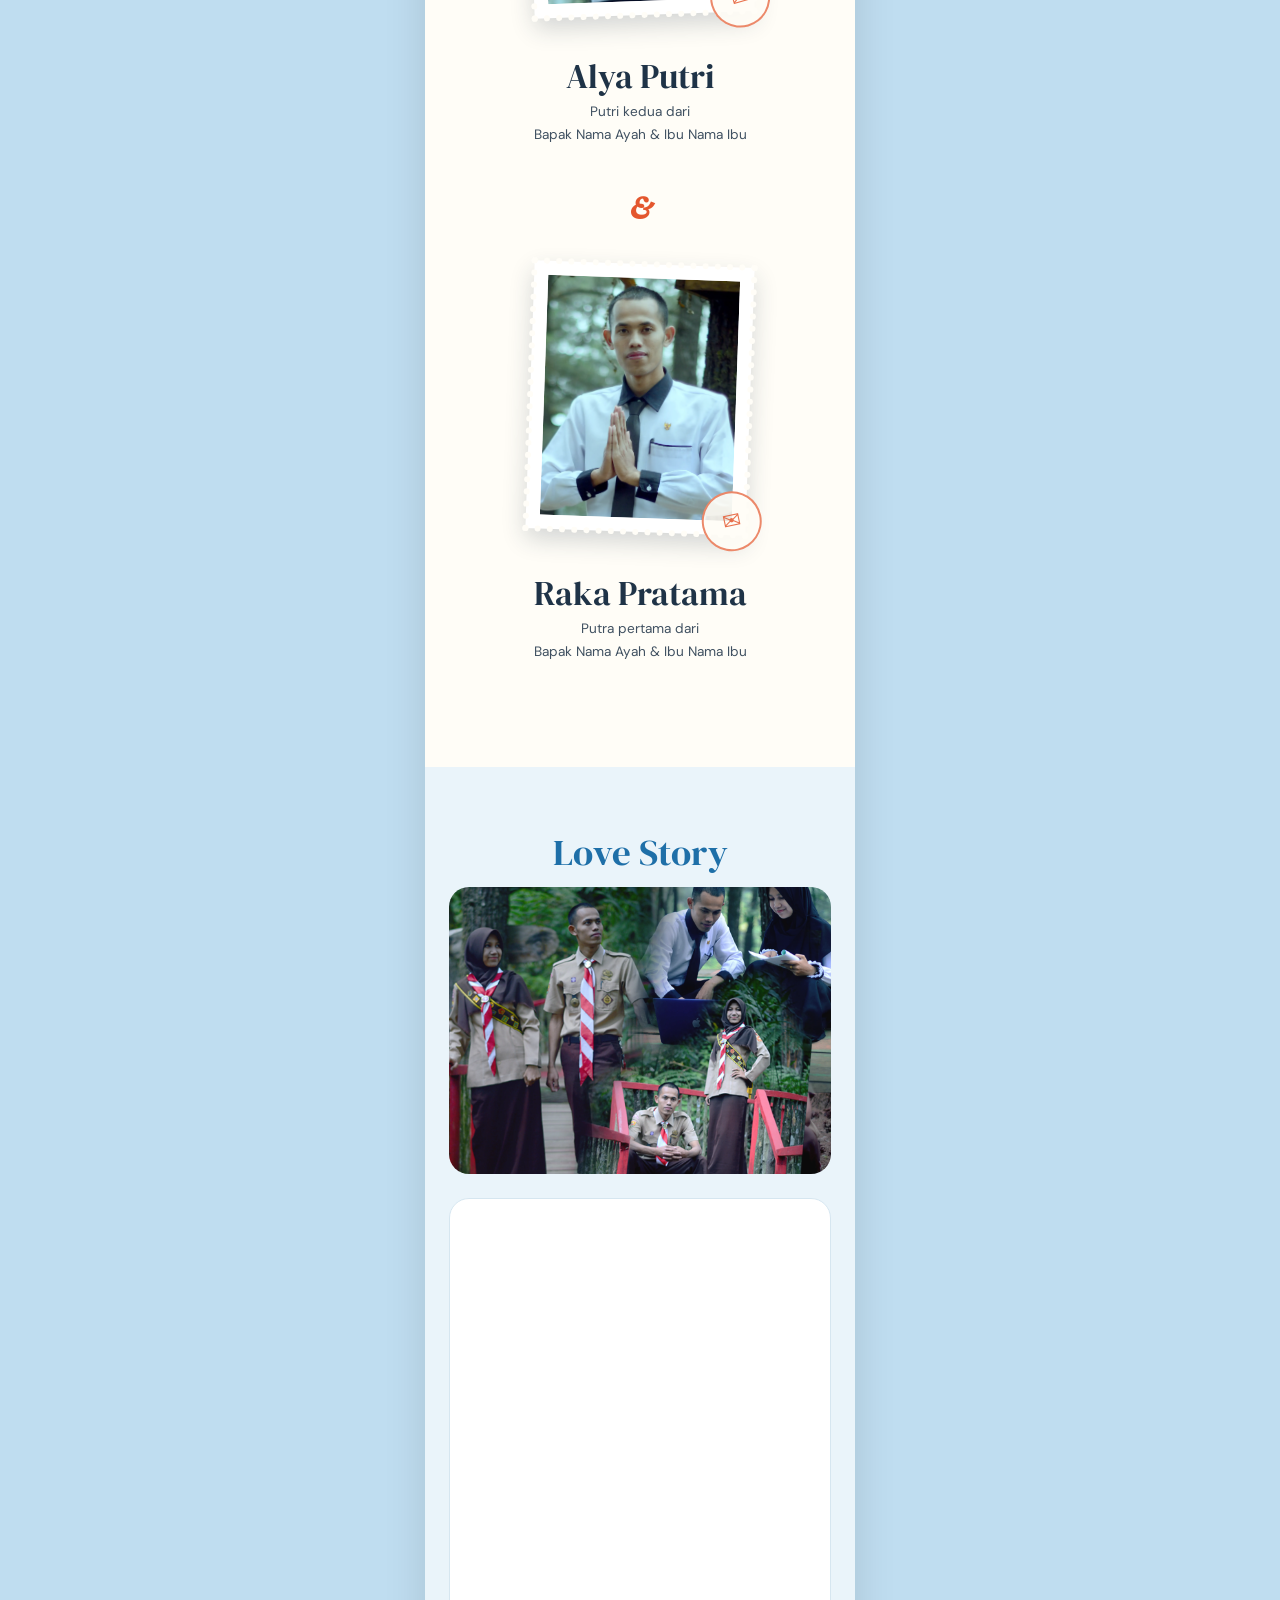
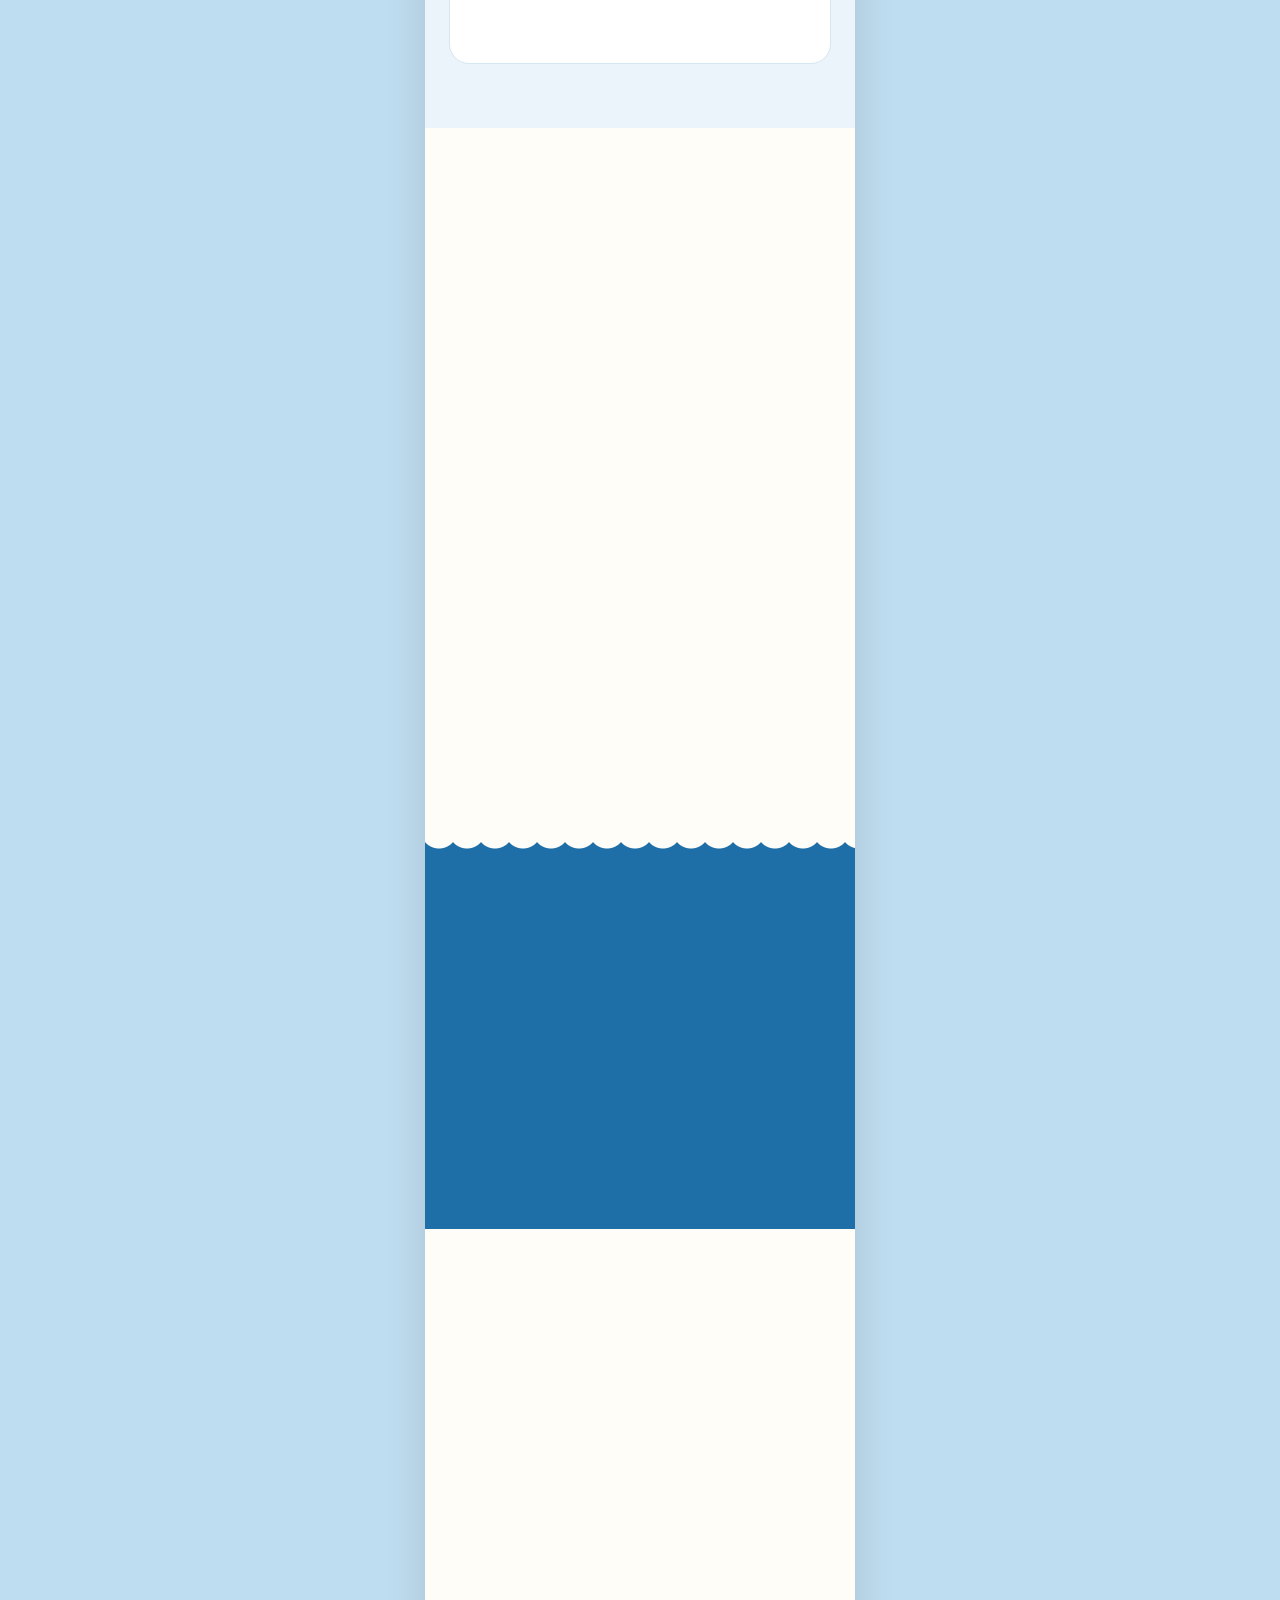
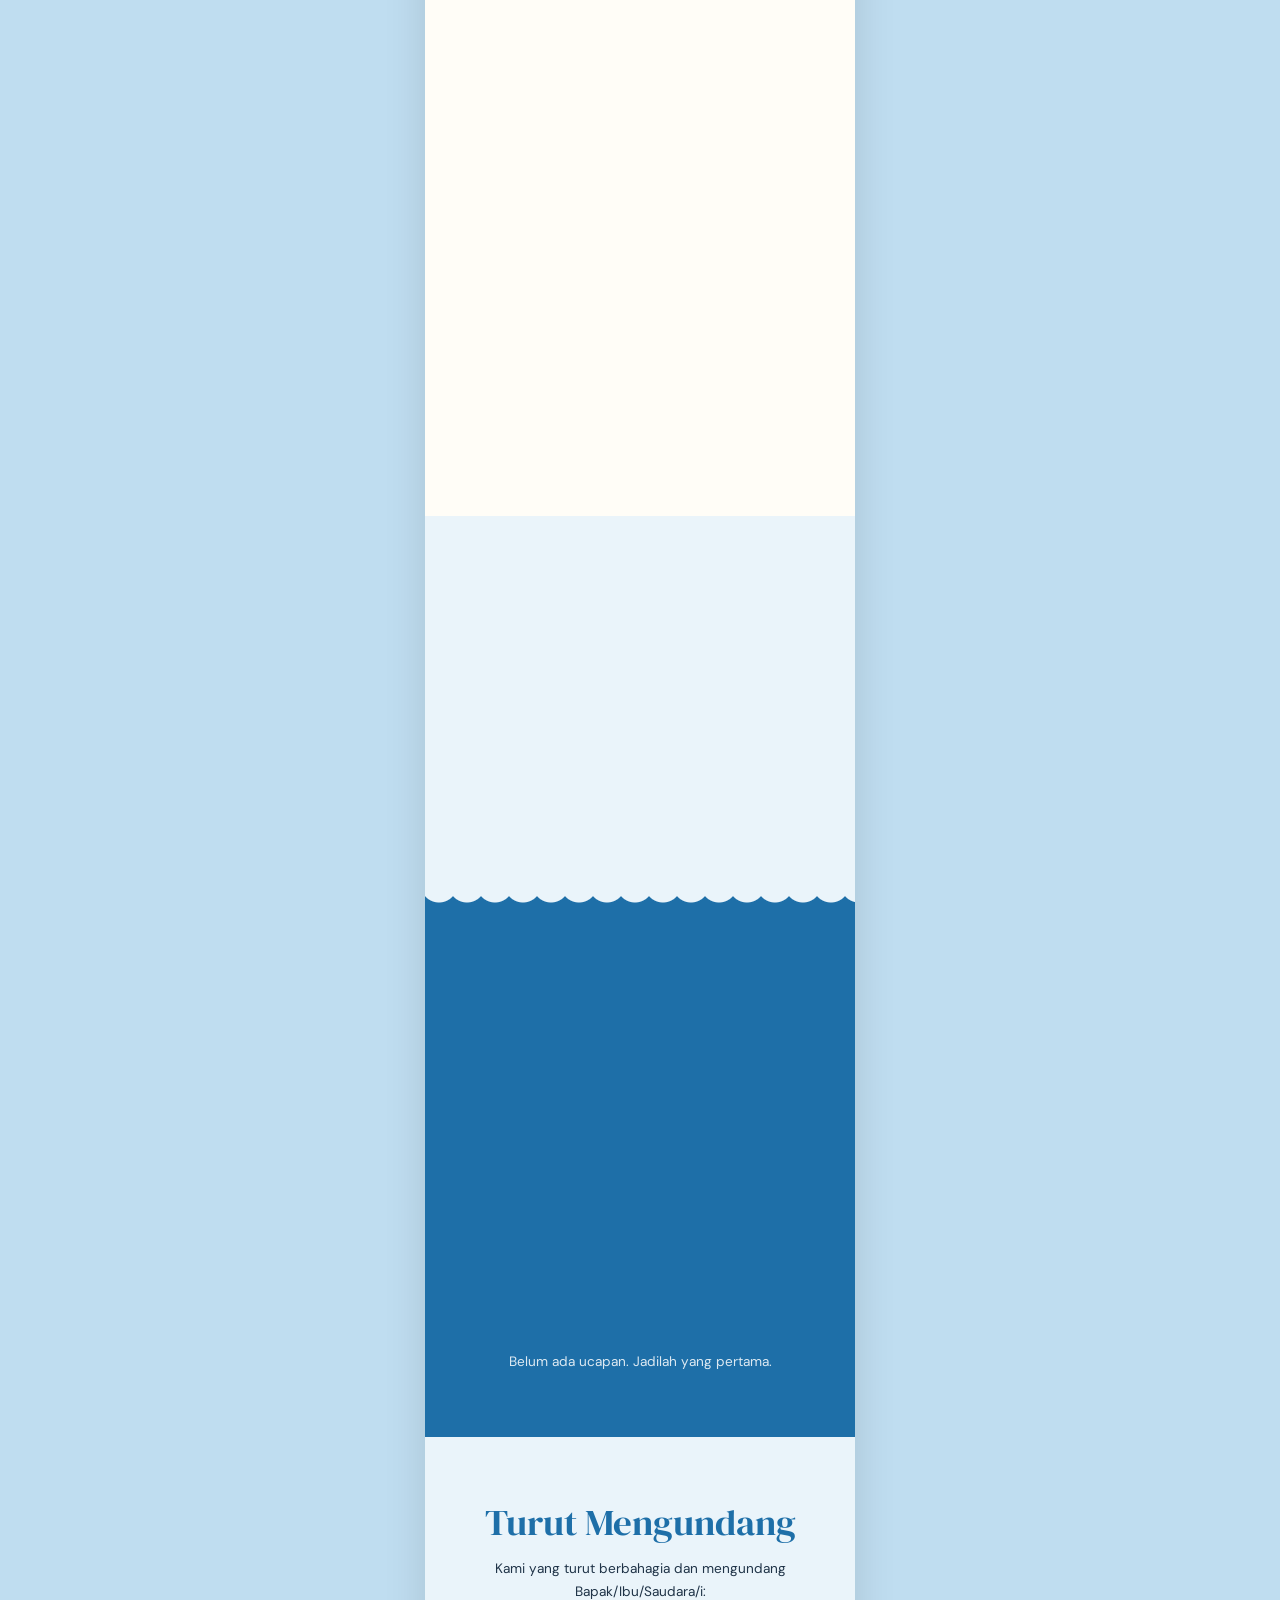
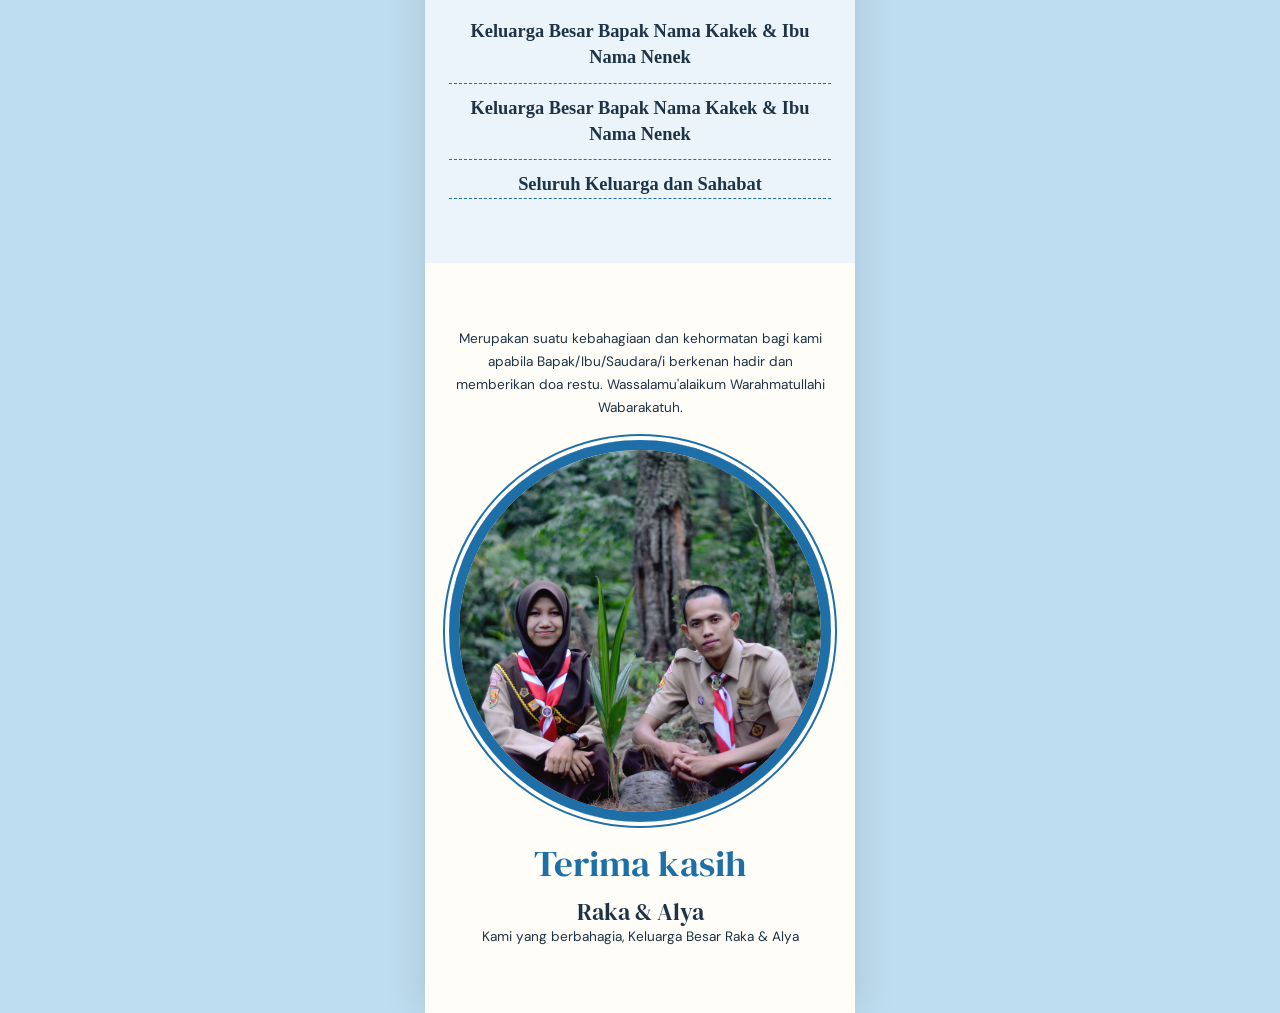
<file: versi-7.html>
<!DOCTYPE html>
<html lang="id">
<head>
<meta charset="utf-8">
<meta name="viewport" content="width=device-width,initial-scale=1,viewport-fit=cover">
<title>Raka &amp; Alya - Undangan Pernikahan</title>
<meta name="description" content="Kami mengundang Anda untuk hadir di hari bahagia kami.">
<!-- GANTI: ganti DOMAIN-ANDA.com dengan alamat website sesudah dipublikasikan (harus URL lengkap) -->
<meta property="og:type" content="website">
<meta property="og:title" content="Raka &amp; Alya - Undangan Pernikahan">
<meta property="og:description" content="Kami mengundang Anda untuk hadir di hari bahagia kami.">
<meta property="og:image" content="https://ddarkan03-ux.github.io/undangan-katalog-darkan/assets/img/og.jpg">
<meta property="og:url" content="https://ddarkan03-ux.github.io/undangan-katalog-darkan/versi-7.html">
<meta name="twitter:card" content="summary">
<link rel="preconnect" href="https://fonts.googleapis.com">
<link rel="preconnect" href="https://fonts.gstatic.com" crossorigin>
<link href="https://fonts.googleapis.com/css2?family=DM+Serif+Display&family=DM+Sans:wght@400;500;700&display=swap" rel="stylesheet">
<link rel="stylesheet" href="assets/css/style.css">
<link rel="stylesheet" href="assets/css/v7.css">
<script>document.documentElement.classList.add('js')</script>
<meta property="og:site_name" content="Raka &amp; Alya - Undangan Pernikahan">
<meta property="og:image:width" content="600">
<meta property="og:image:height" content="600">
</head>
<body class="v7 locked">
<main id="app" class="wrap"></main>
<noscript><p style="padding:24px;text-align:center">Aktifkan JavaScript untuk melihat undangan.</p></noscript>
<script src="assets/js/config.js"></script>
<script src="assets/js/main.js"></script>
</body>
</html>
</file>
<file: assets/css/style.css>
/* ===== Variabel warna & animasi (ubah di sini) ===== */
:root{--cream:#F6F3EE;--sand:#E9E2D6;--taupe:#B9B09F;--brown:#8B6B58;--ink:#4A3F38;--gold:#B8935A;--gold2:#E6CC99;--d:.9s;--ease:cubic-bezier(.22,1,.36,1)}
*{box-sizing:border-box;margin:0;padding:0}
html{scroll-behavior:smooth}
body{font:400 15px/1.7 Poppins,system-ui,sans-serif;color:var(--ink);background:#d9d2c5;-webkit-text-size-adjust:100%}
body.locked{overflow:hidden}
img{display:block;max-width:100%}
.wrap{max-width:430px;margin:0 auto;background:var(--cream);overflow-x:hidden;box-shadow:0 0 40px rgba(0,0,0,.12)}
h1,h2,h3{font-family:'Cormorant Garamond',Georgia,serif;font-weight:600;line-height:1.15}
h2{font-size:2rem;margin-bottom:14px}
h3{font-size:1.5rem}
.sm{font-size:.85rem;opacity:.85}
.sec{padding:64px 24px;text-align:center;position:relative;overflow:hidden}
.sand{background:var(--sand)}
.taupe{background:var(--taupe);color:#fff}
.btn{display:inline-block;min-height:44px;padding:10px 24px;border:0;border-radius:999px;background:var(--brown);color:#fff;font:500 .85rem Poppins,sans-serif;cursor:pointer;text-decoration:none;transition:transform .2s}
.btn:active{transform:scale(.97)}
.btn.ghost{background:transparent;color:var(--brown);border:1px solid var(--brown)}
.btn:focus-visible,input:focus-visible,select:focus-visible,textarea:focus-visible{outline:2px solid var(--brown);outline-offset:2px}

/* ===== Cover ===== */
.cover{position:relative;min-height:100vh;min-height:100svh;display:flex;flex-direction:column;justify-content:flex-end;overflow:hidden;background:var(--taupe)}
.slides,.slides img,.veil,.parts{position:absolute;inset:0}
.slides img{width:100%;height:100%;object-fit:cover;opacity:0;transform:scale(1);transition:opacity 1.5s,transform 8s linear}
.slides img.on{opacity:1;transform:scale(1.08)}
.veil{background:linear-gradient(to bottom,rgba(0,0,0,.05),rgba(0,0,0,.25))}
.parts{pointer-events:none;overflow:hidden}
.parts i{position:absolute;bottom:-10px;border-radius:50%;background:rgba(255,255,255,.8);animation:up linear infinite}
@keyframes up{to{transform:translateY(-110vh);opacity:0}}
.wave{position:relative;display:block;width:100%;height:46px;overflow:hidden;margin-bottom:-1px}
.wave svg{width:200%;height:100%;animation:wv 12s linear infinite}
@keyframes wv{to{transform:translateX(-50%)}}
.cover-body{position:relative;background:var(--cream);padding:0 24px 36px;text-align:center}
.cover small{letter-spacing:.18em;font-size:.72rem}
.cover h1{font-size:2.7rem;margin:6px 0 4px}
.guest{margin:16px 0 18px;font-size:.85rem}
.guest b{display:block;font:600 1.25rem 'Cormorant Garamond',Georgia,serif;margin-top:2px}
.row{display:flex;gap:10px;justify-content:center;flex-wrap:wrap}

/* ===== Ornamen daun ===== */
.leaf{position:absolute;width:34px;color:var(--taupe);opacity:.7;animation:sway 6s ease-in-out infinite alternate;pointer-events:none}
.leaf.a{top:22px;right:20px}.leaf.b{bottom:22px;left:20px;animation-delay:-3s}
.taupe .leaf{color:#fff;opacity:.5}
@keyframes sway{from{transform:rotate(-4deg) translateY(0)}to{transform:rotate(4deg) translateY(6px)}}

/* ===== Hitung mundur ===== */
.cd{display:grid;grid-template-columns:repeat(4,1fr);gap:8px;margin-top:20px}
.cd div{background:rgba(255,255,255,.22);border-radius:14px;padding:12px 4px}
.cd b{display:block;font:600 1.7rem 'Cormorant Garamond',Georgia,serif}
.cd small{font-size:.7rem}

/* ===== Mempelai ===== */
.mp{margin-bottom:34px}
.amp{font:italic 600 2rem 'Cormorant Garamond',Georgia,serif;color:var(--brown);margin-bottom:30px}

/* ===== Love story ===== */
.story{width:100%;aspect-ratio:4/3;object-fit:cover;border-radius:20px;margin-bottom:24px}
.ls{margin-bottom:22px}
.ls:last-child{margin-bottom:0}
.ls p{font-size:.9rem}

/* ===== Akad & Resepsi ===== */

/* ===== Kartu kaca ===== */
.glass{background:rgba(255,255,255,.55);-webkit-backdrop-filter:blur(6px);backdrop-filter:blur(6px);border-radius:20px;padding:26px 20px;color:var(--ink)}
.glass p{margin-bottom:16px;font-size:.9rem}

/* ===== Galeri ===== */
.gal{columns:2;column-gap:10px}
.gal img{width:100%;margin-bottom:10px;border-radius:12px;cursor:pointer;break-inside:avoid;object-fit:cover}
.gal img:nth-child(odd){aspect-ratio:3/4}.gal img:nth-child(even){aspect-ratio:1/1}
.lb{position:fixed;inset:0;background:rgba(20,15,10,.92);display:none;align-items:center;justify-content:center;z-index:50;opacity:0;transition:opacity .3s}
.lb.open{display:flex;opacity:1}
.lb img{max-width:92vw;max-height:80vh;border-radius:8px}
.lb button{position:absolute;background:none;border:0;color:#fff;font-size:34px;padding:12px;cursor:pointer}
.lb .x{top:10px;right:14px}.lb .p{left:6px}.lb .n{right:6px}

/* ===== Wedding gift (selalu rata tengah) ===== */
.acc{display:grid;grid-template-rows:0fr;transition:grid-template-rows .5s var(--ease)}
.acc.open{grid-template-rows:1fr}
.acc>div{overflow:hidden;display:flex;flex-direction:column;align-items:center;justify-content:center;gap:12px}
.acc.open>div{padding-top:6px}
.bank{width:100%;max-width:300px;background:#fff;border-radius:16px;padding:16px 18px;text-align:left;display:flex;justify-content:space-between;align-items:center;gap:10px;box-shadow:0 4px 14px rgba(74,63,56,.12)}
.bank b{display:block;font-size:1.05rem;letter-spacing:.04em}
.bank small{display:block;font-size:.75rem;opacity:.8}
.bank .btn{min-height:36px;padding:6px 14px}

/* ===== Form RSVP ===== */
form{display:flex;flex-direction:column;gap:10px;text-align:left}
input,select,textarea{width:100%;padding:12px 14px;border:1px solid var(--taupe);border-radius:12px;background:#fff;font:400 .9rem Poppins,sans-serif;color:var(--ink)}
textarea{min-height:90px;resize:vertical}
.msg{background:#fff;border-radius:14px;padding:12px 14px;margin-top:10px;text-align:left}
.msg p{font-size:.88rem;margin:2px 0}
.msg small{font-size:.72rem;opacity:.7}
.ok{color:#3f8a5a}.no{color:#b3563f}.rg{color:#a08a3a}

/* ===== Penutup, musik, toast ===== */
.closing img{width:100%;aspect-ratio:4/5;object-fit:cover;border-radius:20px;margin:20px 0}
.music{position:fixed;right:max(14px,calc(50% - 201px));bottom:calc(14px + env(safe-area-inset-bottom,0px));width:44px;height:44px;border-radius:50%;border:0;background:var(--brown);color:#fff;font-size:18px;z-index:20;display:none;cursor:pointer}
.music.show{display:block;animation:pop .5s var(--ease)}
.music.on{animation:spin 7s linear infinite}
@keyframes spin{to{transform:rotate(360deg)}}
@keyframes pop{from{transform:scale(0)}to{transform:scale(1)}}
.toast{position:fixed;left:50%;bottom:80px;transform:translateX(-50%) translateY(20px);background:var(--ink);color:#fff;padding:10px 18px;border-radius:999px;font-size:.82rem;opacity:0;pointer-events:none;transition:.3s;z-index:60}
.toast.show{opacity:1;transform:translateX(-50%)}

/* ===== Sistem animasi: data-anim="fade-up|fade-down|fade-left|fade-right|zoom-in|blur-in" ===== */
.js [data-anim]{opacity:0;transition:opacity var(--d) var(--ease),transform var(--d) var(--ease),filter var(--d) var(--ease)}
.js [data-anim=fade-up]{transform:translateY(28px)}
.js [data-anim=fade-down]{transform:translateY(-28px)}
.js [data-anim=fade-left]{transform:translateX(-36px)}
.js [data-anim=fade-right]{transform:translateX(36px)}
.js [data-anim=zoom-in]{transform:scale(.92)}
.js [data-anim=blur-in]{filter:blur(8px)}
.js [data-anim].is-visible{opacity:1;transform:none;filter:none}
.no-anim [data-anim]{opacity:1!important;transform:none!important;filter:none!important;transition:none!important}
.no-anim .leaf,.no-anim .wave svg,.no-anim .parts i{animation:none!important}
.no-anim .slides img.on{transform:none}
@media (prefers-reduced-motion:reduce){*{animation:none!important;transition:none!important}.js [data-anim]{opacity:1;transform:none;filter:none}.slides img.on{transform:none}}

/* ===== Turut mengundang ===== */
.tm{margin-top:16px}
.tm p{font:600 1.15rem/1.4 'Cormorant Garamond',Georgia,serif;margin-bottom:12px;padding-bottom:12px;border-bottom:1px solid var(--taupe)}
.tm p:last-child{border-bottom:0;margin-bottom:0;padding-bottom:0}

/* ===== Bingkai foto pengantin: minimalis, garis offset ===== */
.mp{margin-bottom:40px}
.ph{position:relative;width:220px;margin:0 auto 32px}
.ph::before{content:"";position:absolute;inset:0;border:1.5px solid var(--brown);border-radius:28px;transform:translate(12px,12px)}
.mp.alt .ph::before{transform:translate(-12px,12px)}
.ph-in{position:relative;aspect-ratio:4/5;border-radius:28px;overflow:hidden;background:#fff;box-shadow:0 14px 30px rgba(74,63,56,.18)}
.ph-in img{width:100%;height:100%;object-fit:cover}
.mp h3{font-size:2.1rem;margin-bottom:4px}
.amp{margin-bottom:34px}

/* ===== Kartu acara: blok tanggal kiri + teks rata kiri ===== */
.ev{display:grid;grid-template-columns:104px 1fr;max-width:340px;margin:0 auto 18px;background:#fff;border-radius:22px;overflow:hidden;box-shadow:0 12px 30px rgba(74,63,56,.12);text-align:left}
.ev-d{background:var(--brown);color:var(--cream);display:flex;flex-direction:column;align-items:center;justify-content:center;gap:2px;padding:20px 8px;text-align:center}
.ev-d small{font-size:.66rem;letter-spacing:.12em;opacity:.85}
.ev-d b{font:600 3.1rem/1 'Cormorant Garamond',Georgia,serif}
.ev-d span{font-size:.82rem;letter-spacing:.14em}
.ev-i{padding:22px 20px}
.ev-i h3{font-size:1.75rem;margin-bottom:8px}
.ev-i .t{display:inline-block;font-size:.78rem;padding:2px 12px;border-radius:999px;background:var(--sand);margin-bottom:12px}
.ev-i p{font-size:.86rem;line-height:1.55;margin-bottom:14px}
.ev-i .btn{min-height:38px;padding:8px 18px}
</file>
<file: assets/css/v2.css>
/* ===== VERSI 2: Emerald & Gold. Dimuat setelah style.css, aktif lewat <body class="v2"> ===== */
.v2{--cream:#FAF7F0;--sand:#EFE8D8;--taupe:#1F3A33;--brown:#1F3A33;--ink:#2C3A35;--gold:#C9A96E;--gold2:#E6CC99;
  background:#0F1F1B;font-family:Montserrat,Poppins,system-ui,sans-serif}
.v2 h1,.v2 h2,.v2 h3,.v2 .cd b,.v2 .ev-d b,.v2 .guest b{font-family:'Playfair Display',Georgia,serif}
.v2 h2{font-size:1.9rem;font-weight:400}
.v2 h2::after{content:"";display:block;width:48px;height:1px;background:var(--gold);margin:12px auto 0}
.v2 .taupe h2{color:var(--gold2)}
.v2 .btn{background:var(--gold);color:#1F3A33}
.v2 .btn.ghost{background:transparent;color:var(--gold);border:1px solid var(--gold)}
.v2 .leaf,.v2 .taupe .leaf{color:var(--gold);opacity:.6}
.v2 .music{background:var(--gold);color:#1F3A33}

/* Cover: teks di tengah foto penuh */
.v2 .cover{justify-content:center;text-align:center}
.v2 .veil{background:linear-gradient(rgba(10,30,24,.5),rgba(10,30,24,.78))}
.v2 .wave{display:none}
.v2 .cover-body{background:transparent;color:#fff;padding:0 24px 40px}
.v2 .cover small{color:var(--gold2);letter-spacing:.3em}
.v2 .cover h1{font-size:3rem;font-weight:400;font-style:italic;margin:10px 0}
.v2 .guest{border-top:1px solid rgba(230,204,153,.5);border-bottom:1px solid rgba(230,204,153,.5);padding:14px 0;margin:22px auto;max-width:280px}
.v2 .parts i{background:rgba(230,204,153,.85)}

/* Hitung mundur */
.v2 .cd div{background:rgba(255,255,255,.06);border:1px solid rgba(230,204,153,.45);border-radius:6px}
.v2 .cd b{color:var(--gold2);font-weight:400}

/* Foto mempelai: bulat dengan cincin emas tipis */
.v2 .ph{width:200px;margin-bottom:38px}
.v2 .ph::before,.v2 .mp.alt .ph::before{inset:-9px;border:1px solid var(--gold);border-radius:50%;transform:none}
.v2 .ph-in{aspect-ratio:1/1;border-radius:50%;box-shadow:0 10px 26px rgba(15,31,27,.3)}
.v2 .mp h3{font-style:italic;font-weight:400}
.v2 .amp{font-family:'Playfair Display',Georgia,serif;font-style:italic;color:var(--gold)}

/* Kartu acara: kartu hijau terpusat, tanggal dalam satu baris */
.v2 .ev{display:flex;flex-direction:column;align-items:center;text-align:center;background:#1F3A33;color:#F4EBD6;border-radius:4px;padding:36px 22px 30px;margin:0 auto 30px;box-shadow:0 0 0 5px var(--cream),0 0 0 6px var(--gold)}
.v2 .ev-i{display:contents}
.v2 .ev-i h3{order:1;color:var(--gold2);font-size:1.9rem;font-weight:400;font-style:italic;margin-bottom:8px}
.v2 .ev-d{order:2;flex-direction:row;gap:14px;width:100%;background:transparent;color:var(--gold2);padding:14px 0;margin:6px 0 16px;border-top:1px dashed rgba(230,204,153,.5);border-bottom:1px dashed rgba(230,204,153,.5)}
.v2 .ev-d b{font-size:2.8rem;font-weight:400;color:#fff;padding:0 14px;border-left:1px solid var(--gold);border-right:1px solid var(--gold)}
.v2 .ev-i .t{order:3;background:transparent;border:1px solid var(--gold);color:var(--gold2)}
.v2 .ev-i p{order:4;color:#F4EBD6}
.v2 .ev-i .btn{order:5}

/* Kartu kaca */
.v2 .glass{background:#fff;box-shadow:0 8px 24px rgba(31,58,51,.1)}
.v2 .taupe .glass{background:rgba(255,255,255,.07);color:#fff;border:1px solid rgba(230,204,153,.4);box-shadow:none}
.v2 .taupe .glass h2{color:var(--gold2)}
.v2 .gal img{border-radius:4px}
.v2 .tm p{font-family:'Playfair Display',Georgia,serif;font-weight:400;font-style:italic;border-bottom-color:var(--gold)}
.v2 .closing img{border-radius:200px 200px 16px 16px}
.v2 .ok{color:#2f7a52}
</file>
<file: assets/css/v3.css>
/* VERSI 3: Sakura Blush - pink lembut, kelopak jatuh, foto bentuk organik, pita tanggal */
.v3{--cream:#FFF8F5;--sand:#FDE8EC;--taupe:#D98BA3;--brown:#C2677F;--ink:#5A3A44;--gold:#E8A0B4;--ease:cubic-bezier(.25,.8,.25,1);background:#F6D7DF;font-family:Quicksand,system-ui,sans-serif}
.v3 h1,.v3 h2,.v3 h3,.v3 .cd b,.v3 .ev-d b,.v3 .guest b{font-family:Parisienne,'Cormorant Garamond',cursive;font-weight:400}
.v3 h2{font-size:2.5rem}.v3 h3{font-size:1.9rem}
.v3 .btn{background:linear-gradient(135deg,#F59CB5,#C2677F);box-shadow:0 6px 14px rgba(194,103,127,.3)}
.v3 .btn.ghost{background:transparent;color:var(--brown);box-shadow:none;border:1px solid var(--brown)}
.v3 .leaf,.v3 .taupe .leaf{color:#F3B3C4;opacity:.8}
.v3 .wave{display:none}
.v3 .veil{background:linear-gradient(transparent 45%,rgba(255,235,240,.3))}
.v3 .cover-body{margin:0 12px;padding:30px 20px 34px;background:linear-gradient(#FFEEF2,#FFF8F5);border-radius:36px 36px 0 0;box-shadow:0 -10px 30px rgba(194,103,127,.2)}
.v3 .cover small{color:var(--brown);letter-spacing:.3em}
.v3 .cover h1{font-size:3.4rem;color:var(--brown);margin:4px 0}
.v3 .parts i{top:-14px;bottom:auto;width:12px!important;height:9px!important;background:#F8C0CF;border-radius:80% 0 80% 0;animation:petal linear infinite}
@keyframes petal{to{transform:translate(50px,110vh) rotate(420deg);opacity:.2}}
.v3 .cd div{background:rgba(255,255,255,.28);border-radius:20px}
.v3 .ph{width:210px;margin-bottom:36px}
.v3 .ph::before,.v3 .mp.alt .ph::before{border:0;background:#F8C8D4;border-radius:42% 58% 45% 55%/58% 50% 50% 42%;transform:translate(10px,10px) rotate(-4deg)}
.v3 .ph-in,.v3 .mp.alt .ph-in{aspect-ratio:1/1.05;border-radius:58% 42% 55% 45%/50% 58% 42% 50%;border:5px solid #fff}
.v3 .mp h3{color:var(--brown)}
.v3 .amp{font-family:Parisienne,cursive;font-style:normal;color:var(--gold);font-size:2.6rem}
/* kartu acara: pita tanggal horizontal di atas */
.v3 .ev{display:block;text-align:center;border-radius:28px;box-shadow:0 14px 34px rgba(217,139,163,.28)}
.v3 .ev-d{flex-direction:row;gap:10px;background:linear-gradient(135deg,#F59CB5,#C2677F);padding:12px}
.v3 .ev-d b{font-size:2.4rem;font-weight:400}
.v3 .ev-i{padding:22px 22px 26px}
.v3 .ev-i .t{background:#FDE8EC;color:var(--brown)}
.v3 .gal img{border-radius:22px}
.v3 .closing img{border-radius:50% 50% 24px 24px}
/* animasi: melayang lembut */
.v3 [data-anim=fade-up]{transform:translateY(20px) scale(.96)}
.v3 [data-anim=zoom-in]{transform:scale(.85) rotate(-2deg)}
</file>
<file: assets/css/v4.css>
/* VERSI 4: Midnight Starlight - biru malam mewah, bintang berkelip, tiket sobek */
.v4{--cream:#0B1230;--sand:#111A3F;--taupe:#18245A;--brown:#C9A96E;--ink:#E9EAF5;--gold:#E6CC99;--ease:cubic-bezier(.16,1,.3,1);background:#050816;font-family:'Josefin Sans',system-ui,sans-serif}
.v4 h1,.v4 h2,.v4 h3,.v4 .cd b,.v4 .ev-d b,.v4 .guest b{font-family:Cinzel,Georgia,serif;font-weight:400;letter-spacing:.06em}
.v4 h2{font-size:1.55rem;text-transform:uppercase;letter-spacing:.22em;color:var(--gold)}
.v4 h2::after{content:"\2726";display:block;font-size:.8rem;margin-top:10px}
.v4 .wrap{background-image:radial-gradient(1px 1px at 20% 30%,rgba(255,255,255,.55),transparent),radial-gradient(1px 1px at 70% 60%,rgba(255,255,255,.4),transparent),radial-gradient(1.5px 1.5px at 40% 85%,rgba(255,255,255,.55),transparent);background-size:260px 260px}
.v4 .btn{background:linear-gradient(135deg,#E6CC99,#B8935A);color:#0B1230}
.v4 .btn.ghost{background:transparent;color:var(--gold);border:1px solid var(--gold)}
.v4 .leaf,.v4 .taupe .leaf{color:var(--gold);opacity:.5}
.v4 .cover{justify-content:center;text-align:center}
.v4 .cover::after{content:"";position:absolute;inset:14px;border:1px solid rgba(230,204,153,.6);pointer-events:none}
.v4 .veil{background:radial-gradient(circle,rgba(5,8,22,.35),rgba(5,8,22,.88))}
.v4 .wave{display:none}
.v4 .cover-body{background:transparent;color:#fff;padding:0 30px 40px}
.v4 .cover small{color:var(--gold);letter-spacing:.4em}
.v4 .cover h1{font-size:2.3rem;text-transform:uppercase;letter-spacing:.14em;line-height:1.3}
.v4 .parts i{bottom:auto;background:#fff;box-shadow:0 0 8px 2px rgba(230,204,153,.8);animation:tw 3s ease-in-out infinite alternate;animation-duration:3s!important}
.v4 .parts i:nth-child(4n+1){top:12%}.v4 .parts i:nth-child(4n+2){top:34%}.v4 .parts i:nth-child(4n+3){top:58%}.v4 .parts i:nth-child(4n){top:80%}
@keyframes tw{from{opacity:.1;transform:scale(.5)}to{opacity:1;transform:scale(1.3)}}
.v4 .glass,.v4 .bank,.v4 .msg{background:rgba(255,255,255,.07);color:#E9EAF5;border:1px solid rgba(230,204,153,.3);box-shadow:none}
.v4 input,.v4 select,.v4 textarea{background:rgba(255,255,255,.08);color:#fff;border-color:rgba(255,255,255,.28)}
.v4 ::placeholder{color:#aab0cc}.v4 select option{color:#111}
.v4 .cd div{background:rgba(255,255,255,.06);border:1px solid rgba(230,204,153,.4)}
.v4 .cd b{color:var(--gold)}
.v4 .tm p{border-bottom-color:rgba(230,204,153,.4)}
.v4 .ph{width:180px;margin-bottom:38px}
.v4 .ph::before,.v4 .mp.alt .ph::before{inset:-10px;border:1px solid rgba(230,204,153,.5);border-radius:999px;transform:none}
.v4 .ph-in{aspect-ratio:3/4.3;border-radius:999px;box-shadow:0 0 0 2px var(--gold),0 0 34px rgba(230,204,153,.35)}
.v4 .amp{font-family:Cinzel,serif;font-style:normal;color:var(--gold)}
/* kartu acara: tiket dengan sobekan tanggal di kanan */
.v4 .ev{grid-template-columns:1fr 100px;overflow:visible;background:linear-gradient(135deg,#18245A,#0F1744);color:#E9EAF5;border:1px solid rgba(230,204,153,.5);border-radius:14px}
.v4 .ev::before,.v4 .ev::after{content:"";position:absolute;right:90px;width:20px;height:20px;border-radius:50%;background:var(--cream);border:1px solid rgba(230,204,153,.5)}
.v4 .ev::before{top:-11px}.v4 .ev::after{bottom:-11px}
.v4 .ev-i{order:1}
.v4 .ev-d{order:2;background:none;color:var(--gold);border-left:2px dashed rgba(230,204,153,.5)}
.v4 .ev-d b{color:#fff;font-weight:400}
.v4 .ev-i h3{color:var(--gold)}
.v4 .ev-i .t{background:transparent;border:1px solid var(--gold);color:var(--gold)}
.v4 .gal img{border-radius:4px}
/* animasi: muncul dari kejauhan + blur */
.v4 [data-anim=fade-up]{transform:translateY(40px);filter:blur(6px)}
.v4 [data-anim=fade-left]{transform:translateX(-60px)}.v4 [data-anim=fade-right]{transform:translateX(60px)}
.v4 [data-anim=zoom-in]{transform:scale(1.15)}.v4 [data-anim=blur-in]{filter:blur(14px)}
</file>
<file: assets/css/v5.css>
/* VERSI 5: Rustic Boho - kertas kraft, foto polaroid bertape, daun melayang, animasi memantul */
.v5{--cream:#F3E9DA;--sand:#E7D6BC;--taupe:#7C8B6A;--brown:#B5603C;--ink:#4B3A2A;--gold:#B5603C;--ease:cubic-bezier(.34,1.56,.64,1);background:#CDB89A;font-family:Nunito,system-ui,sans-serif}
.v5 h1,.v5 h2,.v5 h3,.v5 .cd b,.v5 .ev-d b,.v5 .guest b{font-family:Caveat,cursive;font-weight:700}
.v5 h2{font-size:2.5rem}.v5 h3{font-size:2rem}
.v5 .wrap{background-image:radial-gradient(rgba(120,90,50,.08) 1px,transparent 1.2px);background-size:14px 14px}
.v5 .btn{background:var(--brown);border-radius:8px;box-shadow:2px 3px 0 #7A3B20}
.v5 .btn.ghost{background:transparent;color:var(--brown);border:2px solid var(--brown);box-shadow:none}
.v5 .leaf,.v5 .taupe .leaf{color:#7C8B6A;opacity:.8}
.v5 .wave{display:none}
.v5 .veil{background:linear-gradient(transparent 55%,rgba(0,0,0,.2))}
.v5 .cover-body{margin-top:12px;padding:34px 24px 38px;background:var(--cream)}
.v5 .cover-body::before{content:"";position:absolute;left:0;right:0;top:-10px;height:10px;background:linear-gradient(135deg,#F3E9DA 25%,transparent 25%) -10px 0/20px 20px,linear-gradient(225deg,#F3E9DA 25%,transparent 25%) -10px 0/20px 20px}
.v5 .cover small{color:var(--taupe);font-weight:800}
.v5 .cover h1{font-size:3.7rem;color:var(--brown);line-height:1}
.v5 .parts i{background:#7C8B6A;border-radius:0 100% 0 100%;width:12px!important;height:12px!important;animation:drift linear infinite}
.v5 .parts i:nth-child(2n){background:#B5603C}
@keyframes drift{to{transform:translate(40px,-110vh) rotate(540deg);opacity:.2}}
.v5 .ph{width:220px;margin-bottom:42px}
.v5 .ph::before,.v5 .mp.alt .ph::before{inset:auto;top:-8px;left:50%;width:84px;height:24px;margin-left:-42px;border:0;border-radius:2px;background:rgba(222,190,130,.85);transform:rotate(-4deg);z-index:2}
.v5 .ph-in{aspect-ratio:auto;border-radius:3px;background:#fff;padding:10px 10px 44px;transform:rotate(-3deg);box-shadow:0 10px 20px rgba(75,58,42,.28)}
.v5 .mp.alt .ph-in{transform:rotate(3deg)}
.v5 .ph-in img{height:auto;aspect-ratio:1/1.1}
.v5 .amp{font-family:Caveat,cursive;font-style:normal;color:var(--taupe);font-size:2.8rem}
/* kartu acara: label kertas miring + stempel tanggal */
.v5 .ev{display:block;position:relative;overflow:visible;background:#FBF4E6;border:2px dashed var(--brown);border-radius:6px;transform:rotate(-1.2deg);margin-top:34px;box-shadow:3px 5px 0 rgba(75,58,42,.15)}
.v5 .ev+.ev{transform:rotate(1.2deg)}
.v5 .ev-d{position:absolute;right:12px;top:-30px;width:92px;height:92px;border-radius:50%;border:2px solid var(--brown);background:#FBF4E6;color:var(--brown);padding:0;gap:0;line-height:1.05;transform:rotate(10deg)}
.v5 .ev-d small{font-size:.58rem}.v5 .ev-d span{font-size:.7rem}
.v5 .ev-d b{font-size:2rem}
.v5 .ev-i{padding:26px 20px 20px;padding-right:100px}
.v5 .ev-i .t{background:var(--sand)}
.v5 .gal img{border:6px solid #fff;border-radius:2px;box-shadow:0 4px 10px rgba(75,58,42,.2)}
.v5 .closing img{border:8px solid #fff;border-radius:2px;transform:rotate(-2deg)}
/* animasi: jatuh dan memantul miring */
.v5 [data-anim=fade-up]{transform:translateY(50px) rotate(-3deg)}
.v5 [data-anim=fade-left]{transform:translateX(-40px) rotate(-6deg)}
.v5 [data-anim=fade-right]{transform:translateX(40px) rotate(6deg)}
.v5 [data-anim=zoom-in]{transform:scale(.7) rotate(4deg)}
</file>
<file: assets/css/v6.css>
/* VERSI 6: Alam Indah - hijau segar, langit cerah, kuning matahari. Bukit berlapis, kupu-kupu, kunang-kunang, foto bentuk daun, kartu acara bermatahari */
.v6{--cream:#F7FBF2;--sand:#E4F1DA;--taupe:#33804E;--brown:#2F7A4B;--ink:#2B4A38;--gold:#F2B84B;--ease:cubic-bezier(.34,1.3,.5,1);background:#CFE8C8;font-family:Mulish,system-ui,sans-serif}
.v6 h1,.v6 h2,.v6 h3,.v6 .cd b,.v6 .ev-d b,.v6 .guest b{font-family:Fraunces,Georgia,serif;font-weight:600}
.v6 h2{font-size:2.1rem;color:#2F7A4B}
.v6 h2::after{content:"";display:block;width:90px;height:14px;margin:8px auto 0;background:url("data:image/svg+xml;utf8,<svg xmlns='http://www.w3.org/2000/svg' viewBox='0 0 90 14'><path d='M2 7h34M54 7h34' stroke='%237DBB86' stroke-width='1.2' fill='none'/><path d='M45 12C38 9 38 3 45 1c7 2 7 8 0 11z' fill='%235FA96B'/></svg>") center/contain no-repeat}
.v6 .taupe h2,.v6 .taupe .glass h2{color:#fff}
.v6 .taupe h2::after{background-image:url("data:image/svg+xml;utf8,<svg xmlns='http://www.w3.org/2000/svg' viewBox='0 0 90 14'><path d='M2 7h34M54 7h34' stroke='%23CDEBC8' stroke-width='1.2' fill='none'/><path d='M45 12C38 9 38 3 45 1c7 2 7 8 0 11z' fill='%23F2B84B'/></svg>")}
.v6 h3{font-size:1.5rem;color:#2F7A4B}
.v6 .wrap{background-image:radial-gradient(rgba(95,169,107,.12) 1.5px,transparent 2px),radial-gradient(rgba(242,184,75,.14) 1.5px,transparent 2px);background-size:46px 46px,46px 46px;background-position:0 0,23px 23px}
.v6 .sand{background:linear-gradient(#E4F1DA,#EFF8E8)}
.v6 .leaf{width:44px;color:#7DBB86;opacity:.75}
.v6 .taupe .leaf{color:#CDEBC8;opacity:.6}
.v6 .btn{background:linear-gradient(135deg,#5FA96B,#2F7A4B);box-shadow:0 6px 14px rgba(47,122,75,.3)}
.v6 .btn.ghost{background:transparent;color:#2F7A4B;border:2px solid #2F7A4B;box-shadow:none}
.v6 .taupe .btn{background:#F2B84B;color:#4A3300}
.v6 .taupe .btn.ghost{background:transparent;color:#fff;border-color:#fff}
.v6 .music{background:#F2B84B;color:#4A3300}
/* cover: foto berlapis tint hijau, kartu berbentuk daun, bukit berlapis, kupu-kupu */
.v6 .cover{justify-content:center;text-align:center;padding-bottom:80px}
.v6 .veil{background:linear-gradient(rgba(170,220,170,.15),rgba(47,122,75,.5))}
.v6 .wave{display:none}
.v6 .cover::after{content:"";position:absolute;left:0;right:0;bottom:0;height:150px;z-index:2;pointer-events:none;background:radial-gradient(ellipse 140% 70% at 50% 100%,#33804E 0 52%,transparent 53%),radial-gradient(ellipse 110% 90% at 88% 100%,#6DB872 0 52%,transparent 53%),radial-gradient(ellipse 120% 100% at 15% 100%,#A6D6A0 0 52%,transparent 53%)}
.v6 .cover::before{content:"\1F98B";position:absolute;top:16%;left:0;z-index:3;font-size:1.8rem;pointer-events:none;animation:bfly 16s ease-in-out infinite}
@keyframes bfly{0%{transform:translate(-40px,20px) rotate(8deg)}50%{transform:translate(min(55vw,240px),-50px) rotate(-6deg)}100%{transform:translate(min(115vw,500px),10px) rotate(8deg)}}
.v6 .cover-body{position:relative;z-index:3;margin:0 20px;padding:30px 22px 30px;background:rgba(247,251,242,.88);-webkit-backdrop-filter:blur(6px);backdrop-filter:blur(6px);border-radius:90px 22px 90px 22px;box-shadow:0 14px 34px rgba(30,80,50,.25)}
.v6 .cover small{color:#33804E;letter-spacing:.3em;font-weight:700}
.v6 .cover h1{font-size:2.8rem;font-style:italic;color:#2F7A4B}
.v6 .guest{border-top:1px dashed #7DBB86;border-bottom:1px dashed #7DBB86;padding:12px 0;margin:16px 0}
.v6 .parts{z-index:1}
.v6 .parts i{background:#FFE9A0;box-shadow:0 0 10px 3px rgba(255,226,120,.85);animation:drift2 linear infinite,fl 2.4s ease-in-out infinite alternate}
@keyframes drift2{0%{transform:translate(0,0)}50%{transform:translate(22px,-55vh)}100%{transform:translate(-12px,-110vh)}}
@keyframes fl{from{opacity:.25}to{opacity:1}}
.v6 .cd div{background:rgba(255,255,255,.2);border-radius:18px 4px 18px 4px}
/* foto: bentuk daun dengan bayangan hijau dan ranting */
.v6 .ph{width:210px;margin-bottom:44px}
.v6 .ph::before{border:0;background:linear-gradient(135deg,#BFE3B4,#8CC48A);border-radius:110px 14px 110px 14px;transform:translate(10px,10px)}
.v6 .mp.alt .ph::before{border-radius:14px 110px 14px 110px;transform:translate(-10px,10px)}
.v6 .ph::after{content:"";position:absolute;right:-20px;top:-18px;width:46px;height:46px;z-index:2;background:url("data:image/svg+xml;utf8,<svg xmlns='http://www.w3.org/2000/svg' viewBox='0 0 44 44'><path d='M6 38C4 22 14 10 30 8c2 16-6 28-24 30z' fill='%235FA96B'/><path d='M6 38C14 26 20 20 28 14' stroke='%23E4F1DA' stroke-width='1.5' fill='none'/><path d='M26 40c-1-9 3-16 12-20 2 9-2 16-12 20z' fill='%238CC48A'/></svg>") center/contain no-repeat;transform:rotate(20deg)}
.v6 .mp.alt .ph::after{right:auto;left:-20px;transform:scaleX(-1) rotate(20deg)}
.v6 .ph-in{aspect-ratio:3/4;border-radius:110px 14px 110px 14px;border:5px solid #fff;box-shadow:0 12px 26px rgba(30,80,50,.25)}
.v6 .mp.alt .ph-in{border-radius:14px 110px 14px 110px}
.v6 .amp{font-family:Fraunces,serif;font-style:italic;color:#F2B84B}
.v6 .story{border-radius:70px 14px 70px 14px;border:5px solid #fff;box-shadow:0 10px 24px rgba(30,80,50,.2)}
.v6 .gal img{border-radius:26px 6px 26px 6px}
.v6 .gal img:nth-child(even){border-radius:6px 26px 6px 26px}
.v6 .closing img{aspect-ratio:4/5;border-radius:140px 20px 140px 20px;border:6px solid #fff;box-shadow:0 14px 30px rgba(30,80,50,.25)}
.v6 .tm p{border-bottom:1px dashed #7DBB86}
/* kartu & formulir */
.v6 .glass{background:#fff;border:2px solid #CFE8C8;border-radius:40px 12px 40px 12px;box-shadow:0 10px 26px rgba(47,122,75,.12)}
.v6 .taupe .glass{background:rgba(255,255,255,.16);color:#fff;border-color:rgba(255,255,255,.4);box-shadow:none}
.v6 input,.v6 select,.v6 textarea{border-color:#A9D3A1}
/* kartu acara: lencana matahari bercahaya di atas kartu berbentuk daun */
.v6 .ev{display:block;position:relative;overflow:visible;text-align:center;margin-top:62px;padding-top:58px;background:#fff;border:2px solid #CFE8C8;border-radius:70px 14px 70px 14px;box-shadow:0 12px 28px rgba(47,122,75,.15)}
.v6 .ev+.ev{margin-top:70px}
.v6 .ev-d{position:absolute;top:-50px;left:50%;transform:translateX(-50%);width:100px;height:100px;padding:0;gap:0;line-height:1.05;border-radius:50%;background:radial-gradient(circle at 35% 30%,#FFE79A,#F2B84B);color:#5A3E00;box-shadow:0 0 0 6px rgba(242,184,75,.25),0 0 0 12px rgba(242,184,75,.12),0 8px 18px rgba(176,120,20,.3);animation:sunpulse 3.5s ease-in-out infinite alternate}
@keyframes sunpulse{to{box-shadow:0 0 0 10px rgba(242,184,75,.3),0 0 0 20px rgba(242,184,75,.12),0 8px 18px rgba(176,120,20,.3)}}
.v6 .ev-d small{font-size:.55rem;letter-spacing:.1em}.v6 .ev-d span{font-size:.72rem}.v6 .ev-d b{font-size:2rem;color:#5A3E00}
.v6 .ev-i{padding:6px 24px 28px}
.v6 .ev-i .t{background:#E4F1DA;color:#2F7A4B;font-weight:700}
.v6 .lb{background:rgba(24,58,38,.94)}
/* animasi: tumbuh seperti tanaman */
.v6 [data-anim=fade-up]{transform-origin:50% 100%;transform:translateY(26px) scale(.94,.8)}
.v6 [data-anim=fade-left]{transform:translateX(-40px) rotate(-5deg)}
.v6 [data-anim=fade-right]{transform:translateX(40px) rotate(5deg)}
.v6 [data-anim=zoom-in]{transform:scale(.55)}
.v6 [data-anim=blur-in]{transform:scale(.9);filter:blur(6px)}
.v6 [data-anim].is-visible{transform:none;filter:none}
</file>
<file: assets/css/v7.css>
/* VERSI 7: Airmail Seaside - kartu pos pantai: biru laut, merah koral, garis airmail, foto perangko, tepi ombak, pesawat kertas */
.v7{--cream:#FFFDF7;--sand:#EAF4FA;--taupe:#1E6FA8;--brown:#1E6FA8;--ink:#1F3347;--gold:#E4572E;--ease:cubic-bezier(.3,.7,.2,1);background:#BFDDF0;font-family:'DM Sans',system-ui,sans-serif}
.v7 h1,.v7 h2,.v7 h3,.v7 .cd b,.v7 .ev-d b,.v7 .guest b{font-family:'DM Serif Display',Georgia,serif;font-weight:400}
.v7 h2{font-size:2.3rem;color:#1E6FA8}.v7 .taupe h2,.v7 .taupe .glass h2{color:#fff}
.v7 .btn{background:#E4572E}
.v7 .btn.ghost{background:transparent;color:#1E6FA8;border:2px solid #1E6FA8}
.v7 .taupe .btn.ghost{color:#fff;border-color:#fff}
.v7 .music{background:#E4572E;color:#fff}
.v7 .leaf,.v7 .taupe .leaf{display:none}
/* tepi ombak bergerak di atas bagian biru */
.v7 .taupe{padding-top:88px}
.v7 #hitung{padding-top:64px}
.v7 .taupe::before{content:"";position:absolute;top:-1px;left:0;right:0;height:26px;background:radial-gradient(circle at 14px -2px,#FFFDF7 18px,transparent 19px) 0 0/28px 26px repeat-x;animation:wv7 5s linear infinite}
.v7 .sand+.taupe::before{background-image:radial-gradient(circle at 14px -2px,#EAF4FA 18px,transparent 19px)}
.v7 #hitung::before{display:none}
@keyframes wv7{to{background-position:28px 0}}
/* cover: kartu pos bergaris airmail, pesawat kertas terbang */
.v7 .cover{justify-content:center;text-align:center}
.v7 .veil{background:linear-gradient(rgba(30,111,168,.15),rgba(15,60,100,.62))}
.v7 .wave{display:none}
.v7 .cover::before{content:"\2708\FE0E";position:absolute;top:12%;left:0;z-index:1;font-size:2rem;color:#fff;text-shadow:0 2px 8px rgba(0,0,0,.3);animation:fly 14s linear infinite}
@keyframes fly{from{transform:translate(-60px,20px) rotate(-8deg)}to{transform:translate(min(115vw,500px),-40px) rotate(-8deg)}}
.v7 .cover-body{margin:0 22px;padding:30px 18px 28px;border:9px solid transparent;background:linear-gradient(#FFFDF7,#FFFDF7) padding-box,repeating-linear-gradient(135deg,#E4572E 0 14px,#fff 14px 28px,#1E6FA8 28px 42px,#fff 42px 56px) border-box;transform:rotate(-1.5deg);box-shadow:0 18px 40px rgba(0,0,0,.35)}
.v7 .cover small{color:#E4572E;letter-spacing:.3em}
.v7 .cover h1{font-size:2.9rem;color:#1E6FA8}
.v7 .guest{border-top:1px dashed #1E6FA8;border-bottom:1px dashed #1E6FA8;padding:12px 0;margin:16px 0}
.v7 .parts i{background:rgba(255,255,255,.35);border:1px solid rgba(255,255,255,.85)}
.v7 .cd div{background:rgba(255,255,255,.16);border-radius:10px}
/* foto: perangko bergerigi yang mengapung, cap pos amplop */
.v7 .ph{width:220px;padding:14px;background:#fff;margin-bottom:42px;box-shadow:0 10px 24px rgba(30,51,71,.2);transform:rotate(-2deg);animation:bob 5s ease-in-out infinite alternate}
.v7 .mp.alt .ph{transform:rotate(2deg);animation-name:bob2}
.v7 .ph::before,.v7 .mp.alt .ph::before{inset:-3px;border:6px dotted var(--cream);border-radius:0;transform:none;z-index:1;pointer-events:none}
.v7 .ph::after{content:"\2709\FE0E";position:absolute;right:-16px;bottom:-16px;z-index:2;width:56px;height:56px;display:grid;place-items:center;border:2px solid rgba(228,87,46,.7);border-radius:50%;font-size:22px;color:rgba(228,87,46,.85);background:rgba(255,253,247,.9);transform:rotate(-14deg)}
.v7 .ph-in{aspect-ratio:4/5;border-radius:0;box-shadow:none}
@keyframes bob{from{transform:rotate(-2deg) translateY(0)}to{transform:rotate(-2deg) translateY(-8px)}}
@keyframes bob2{from{transform:rotate(2deg) translateY(0)}to{transform:rotate(2deg) translateY(-8px)}}
.v7 .amp{font-family:'DM Serif Display',serif;font-style:italic;color:#E4572E}
/* kartu acara: kartu pos bergaris airmail + perangko tanggal */
.v7 .ev{display:block;position:relative;overflow:visible;text-align:left;border:9px solid transparent;background:linear-gradient(#FFFDF7,#FFFDF7) padding-box,repeating-linear-gradient(135deg,#E4572E 0 14px,#fff 14px 28px,#1E6FA8 28px 42px,#fff 42px 56px) border-box;border-radius:4px;box-shadow:0 12px 26px rgba(30,51,71,.2)}
.v7 .ev-d{position:absolute;top:12px;right:12px;width:86px;padding:8px 4px;gap:0;line-height:1.1;background:#EAF4FA;color:#1E6FA8;border:2px dashed #1E6FA8;border-radius:2px;transform:rotate(3deg)}
.v7 .ev-d small{font-size:.56rem}.v7 .ev-d span{font-size:.72rem}.v7 .ev-d b{font-size:2rem}
.v7 .ev-i{padding:20px 112px 20px 16px}
.v7 .ev-i h3{color:#1E6FA8;font-size:1.8rem}
.v7 .ev-i .t{background:#EAF4FA;color:#1E6FA8}
.v7 .glass{background:#fff;border:1px solid #D6E6F0;border-radius:20px}
.v7 .taupe .glass{background:rgba(255,255,255,.14);color:#fff;border-color:rgba(255,255,255,.4)}
.v7 .gal img{border-radius:14px;border:2px solid #fff;box-shadow:0 6px 14px rgba(30,51,71,.18)}
.v7 .tm p{border-bottom:1px dashed #1E6FA8}
.v7 .closing img{aspect-ratio:1;border-radius:50%;border:10px solid #1E6FA8;box-shadow:0 0 0 4px #fff,0 0 0 6px #1E6FA8}
/* animasi: melayang miring seperti kertas tertiup angin laut */
.v7 [data-anim=fade-up]{transform:translate(0,30px) rotate(1.5deg)}
.v7 [data-anim=fade-left]{transform:translate(-80px,10px) rotate(-3deg)}
.v7 [data-anim=fade-right]{transform:translate(80px,10px) rotate(3deg)}
.v7 [data-anim=zoom-in]{transform:scale(.9) rotate(-2deg)}
</file>
